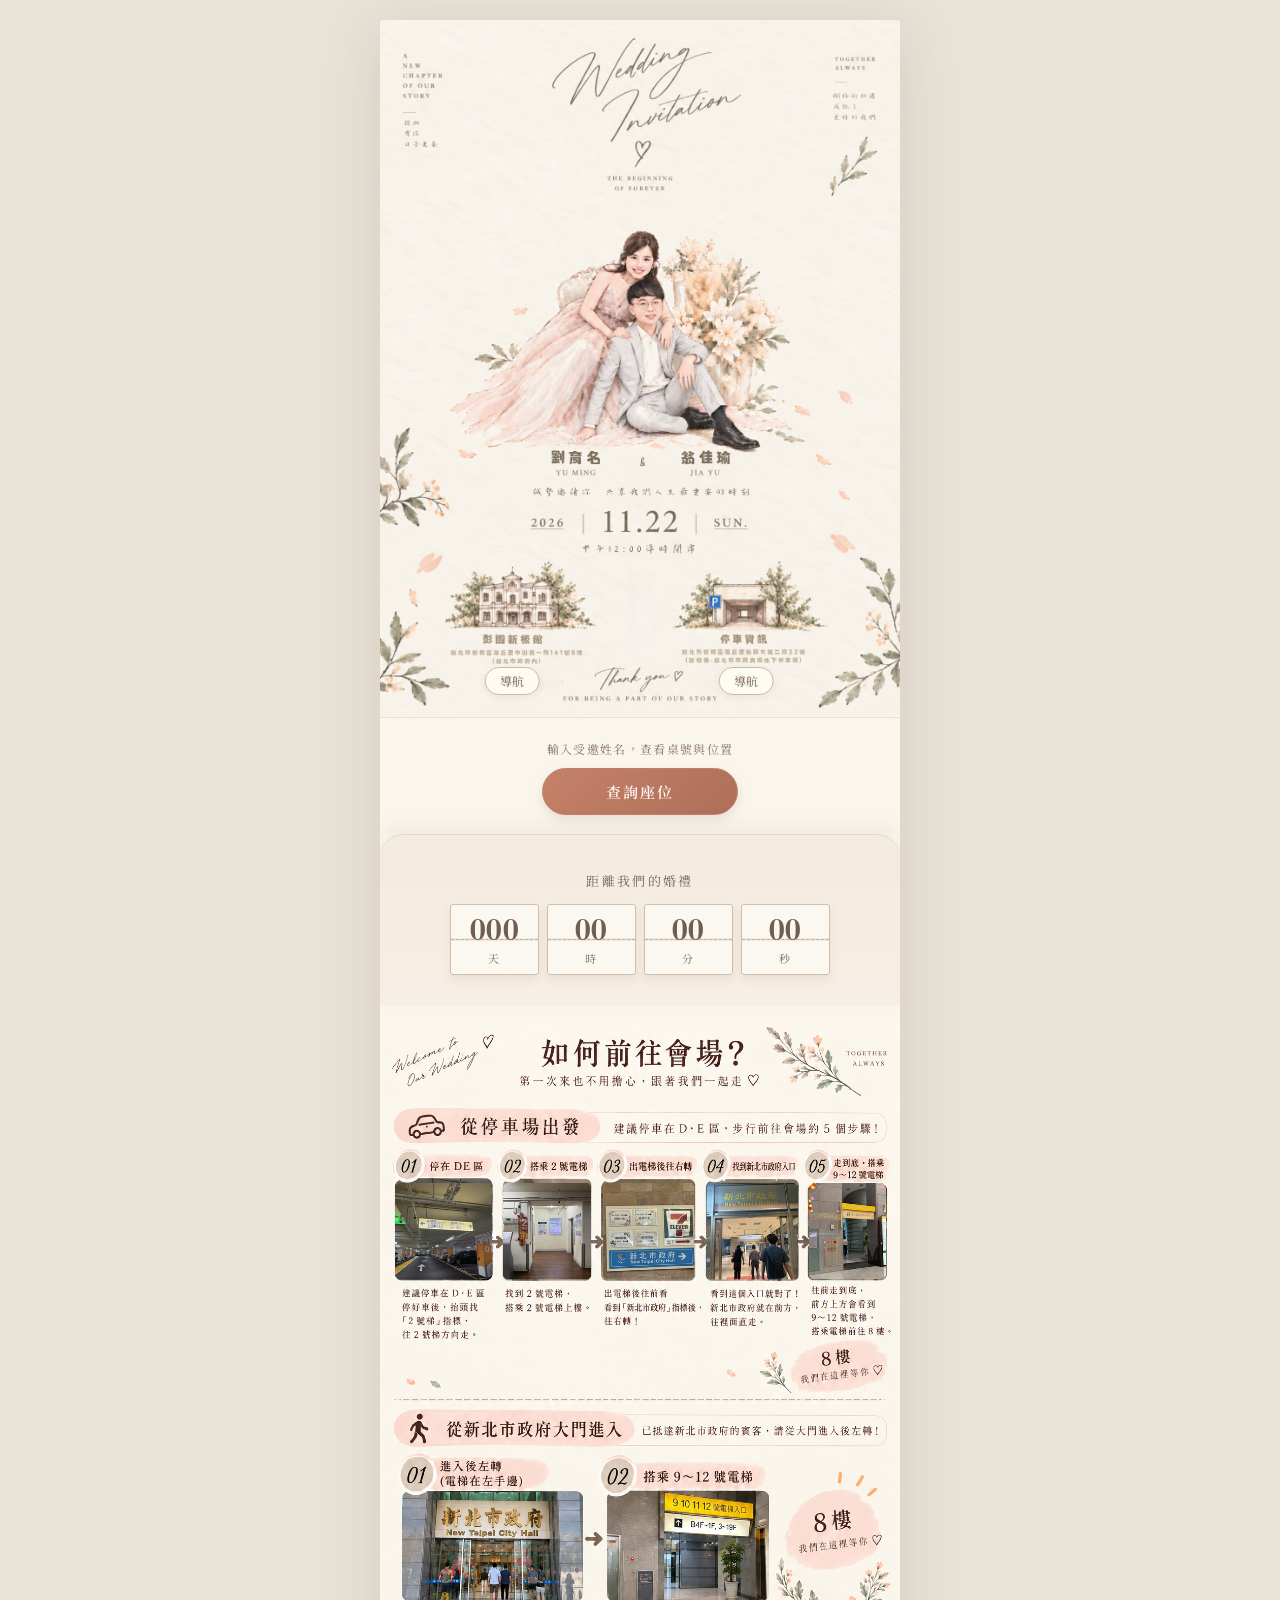
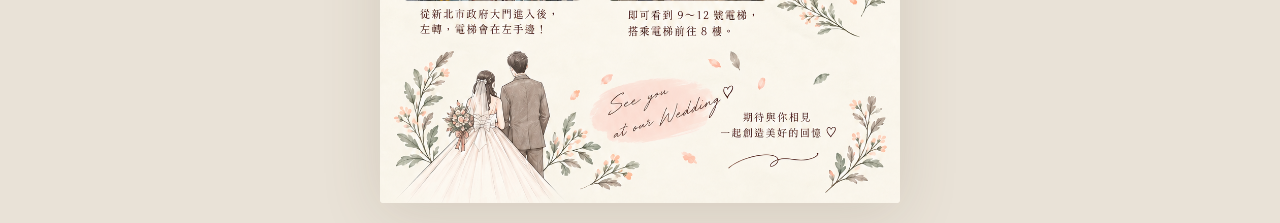
<file: index.html>
<!doctype html>
<html lang="zh-Hant">
  <head>
    <meta charset="UTF-8" />
    <meta name="viewport" content="width=device-width, initial-scale=1.0, viewport-fit=cover" />
    <meta name="theme-color" content="#f7f2e9" />
    <title>劉育名 & 翁佳瑜｜婚禮邀請</title>
    <meta name="description" content="劉育名與翁佳瑜的婚禮邀請函。" />
    <link rel="preconnect" href="https://fonts.googleapis.com" />
    <link rel="preconnect" href="https://fonts.gstatic.com" crossorigin />
    <link href="https://fonts.googleapis.com/css2?family=DM+Serif+Display:ital@0;1&family=Noto+Serif+TC:wght@400;500;600;700&family=Zen+Old+Mincho:wght@400;700&display=swap" rel="stylesheet" />
    <link rel="stylesheet" href="styles.css" />
    <style>
      .map-hotspot{top:76.5%;height:7.1%;border-radius:999px;align-items:center;justify-content:center;padding:0 8px}
      .map-hotspot span{opacity:1;display:flex;align-items:center;justify-content:center;box-sizing:border-box;width:clamp(72px,68%,128px);height:100%;white-space:nowrap;padding:0 clamp(5px,1.8vw,12px);border:1px solid #cbb9a5;border-radius:999px;background:rgba(255,252,245,.92);color:#887461;text-align:center;line-height:1;font:500 clamp(8px,2.8vw,13px) 'Noto Serif TC',serif;letter-spacing:.08em;box-shadow:0 2px 7px #8e735b1c;transition:background .2s,transform .2s}
      .map-hotspot:focus span,.map-hotspot:hover span{opacity:1;background:#fffaf1;transform:translateY(-2px);box-shadow:0 4px 12px #8e735b35}
      .map-hotspot{width:26%}
      .map-hotspot span{width:100%;height:100%;padding:0}
      .venue-hotspot{left:12%}
      .parking-hotspot{right:12%}
      .map-hotspot{top:75.2%;height:20% !important;width:35% !important;padding:0;background:transparent;align-items:flex-start;justify-content:center}
      .venue-hotspot{left:10%}
      .parking-hotspot{right:10%}
      .map-hotspot span{position:absolute;left:44%;bottom:-8%;transform:translateX(-50%);display:flex !important;align-items:center;justify-content:center;width:30% !important;min-width:0 !important;height:20%;overflow:hidden;white-space:nowrap;padding:0 !important;font-size:clamp(7px,2vw,12px) !important;letter-spacing:0 !important;opacity:0}
      .map-hotspot:hover span,.map-hotspot:focus span{opacity:1}
      @media (hover:none){.map-hotspot span{opacity:1}}
      .map-hotspot span{left:44%;bottom:-8%;opacity:1 !important;transform:translateX(-50%) !important}
      .map-hotspot:hover span,.map-hotspot:focus span{opacity:1 !important;transform:translateX(-50%) !important}
      .seat-lookup{padding:22px 20px 19px;background:#faf6ee;text-align:center;border-top:1px solid #eadfd2}
      .seat-lookup p{margin:0 0 11px;color:#897666;font-size:12px;letter-spacing:.11em}
      .seat-lookup a{display:inline-flex;align-items:center;justify-content:center;min-width:196px;padding:12px 22px;border:1px solid #bd8067;border-radius:999px;background:linear-gradient(135deg,#c48269,#af6e58);color:#fffaf4;text-decoration:none;font:600 15px 'Noto Serif TC',serif;letter-spacing:.14em;box-shadow:0 5px 12px #91604a26;transition:transform .2s,box-shadow .2s}
      .seat-lookup a:hover,.seat-lookup a:focus{transform:translateY(-2px);box-shadow:0 8px 16px #91604a3a}
      .calendar-countdown{margin-top:0;position:relative;z-index:4;border-radius:24px 24px 0 0;padding:36px 12px 30px;background:linear-gradient(180deg,#f4ebdf 0%,#f7efe5 100%);box-shadow:0 -8px 20px rgba(122,91,66,.08)}
      .calendar-countdown p{margin-bottom:14px;font-size:13px}
      .calendar-pages{max-width:330px;gap:4px}
      .calendar-unit{padding:6px 3px 6px;border-radius:3px}
      .calendar-unit b{font-size:clamp(20px,6.8vw,28px)}
      .calendar-unit span{margin-top:5px;font-size:10px}
      .how-to{background:#faf6ee;padding:18px 0 0;line-height:0}
      .how-to img{display:block;width:100%;height:auto}
      .calendar-pages{width:100%;max-width:380px;margin:0 auto;gap:clamp(4px,2vw,8px)}
      .calendar-unit{min-width:0;flex:1;padding:clamp(6px,2vw,10px) 4px 8px}
      .calendar-unit b{font-size:clamp(22px,8vw,31px)}
      .calendar-unit span{font-size:clamp(9px,2.8vw,11px)}
    </style>
  </head>
  <body>
    <main id="experience">
      <section class="envelope-screen" id="envelopeScreen" aria-label="婚禮邀請函開場">
        <div class="petal-field" aria-hidden="true"></div>
        <div class="envelope-wrap">
          <div class="envelope" id="envelope" role="button" tabindex="0" aria-label="點擊打開婚禮邀請函">
            <div class="env-back"></div><div class="letter"><span>WEDDING<br><em>INVITATION</em></span></div><div class="env-flap"></div>
            <div class="env-front"></div><button class="wax" aria-hidden="true">開啟<br>招待狀</button>
          </div>
          <p class="tap-hint">TAP TO OPEN</p>
        </div>
      </section>

      <section class="invitation is-hidden" id="invitation" aria-hidden="true">
        <div class="floating-petals" aria-hidden="true"><span></span><span></span><span></span><span></span><span></span><span></span><span></span><span></span><span></span><span></span></div>
        <div class="card-image-wrap">
          <img class="invitation-image" src="assets/wedding-invitation.png" alt="劉育名與翁佳瑜婚禮喜帖；可點選下方會場或停車資訊導航" />
          <a class="map-hotspot venue-hotspot" href="https://www.google.com/maps/dir/?api=1&destination=%E5%BD%AD%E5%9C%92%E6%96%B0%E6%9D%BF%E9%A4%A8" target="_blank" rel="noopener" aria-label="導航至彭園新板館"><span>導航</span></a>
          <a class="map-hotspot parking-hotspot" href="https://www.google.com/maps/dir/?api=1&destination=%E6%96%B0%E5%8C%97%E5%B8%82%E5%B8%82%E6%B0%91%E5%BB%A3%E5%A0%B4%E5%9C%B0%E4%B8%8B%E5%81%9C%E8%BB%8A%E5%A0%B4" target="_blank" rel="noopener" aria-label="導航至市民廣場地下停車場"><span>導航</span></a>
        </div>
        <section class="seat-lookup" aria-label="座位查詢">
          <p>輸入受邀姓名，查看桌號與位置</p>
          <a href="seating.html">查詢座位</a>
        </section>
        <section class="calendar-countdown" aria-label="距離婚禮倒數" aria-live="polite">
          <p>距離我們的婚禮</p>
          <div class="calendar-pages"><div class="calendar-unit"><b id="days">000</b><span>天</span></div><div class="calendar-unit"><b id="hours">00</b><span>時</span></div><div class="calendar-unit"><b id="minutes">00</b><span>分</span></div><div class="calendar-unit"><b id="seconds">00</b><span>秒</span></div></div>
        </section>
        <section class="how-to" aria-label="如何前往會場">
          <img src="assets/how-to-get-there.png" alt="如何前往會場：停車場與新北市政府入口步行指引" />
        </section>
      </section>
    </main>
    <script src="script.js"></script>
  </body>
</html>
</file>
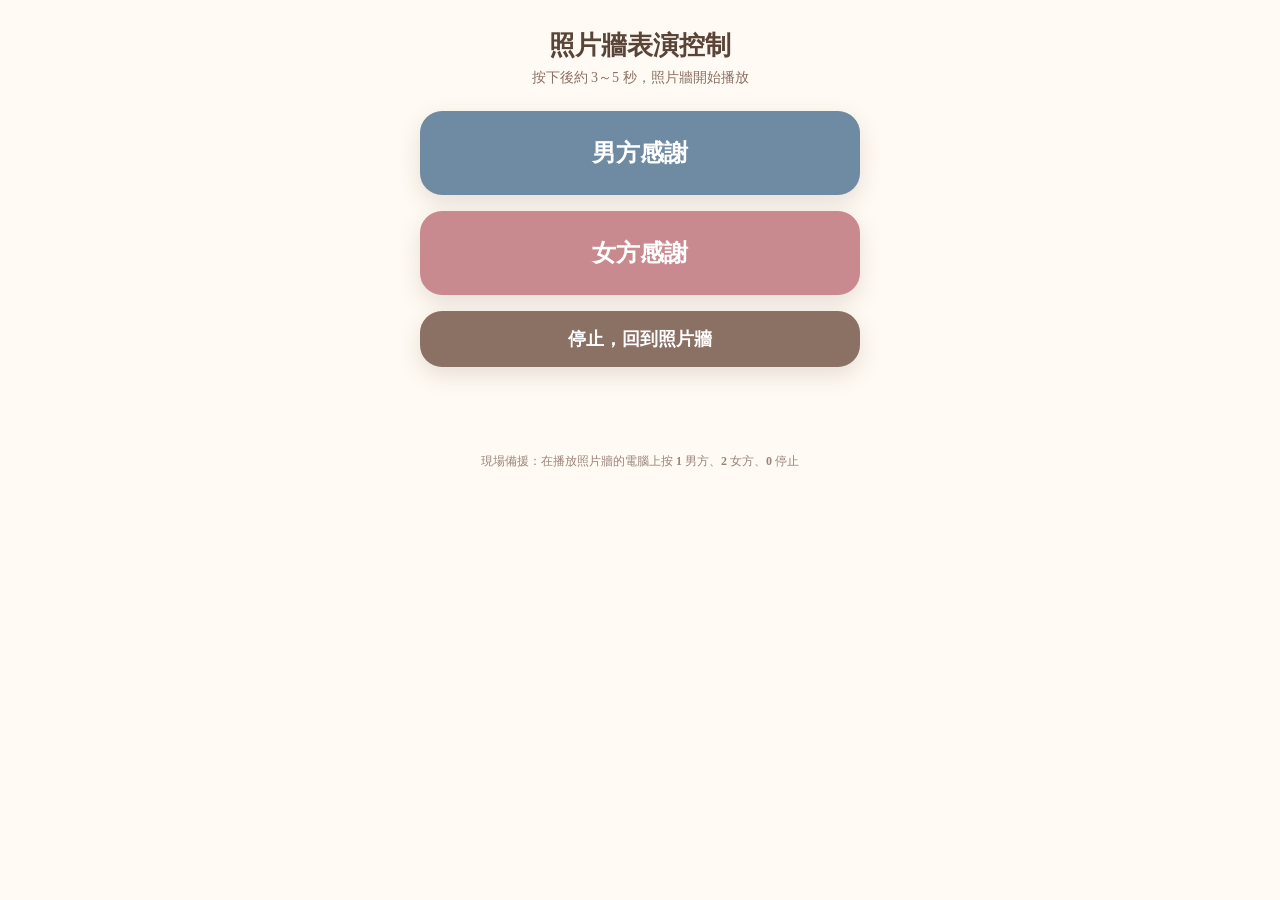
<file: control.html>
<!doctype html>
<html lang="zh-Hant">
<head>
<meta charset="utf-8">
<meta name="viewport" content="width=device-width,initial-scale=1">
<meta name="robots" content="noindex">
<title>照片牆表演控制</title>
<style>
*{box-sizing:border-box}
html,body{margin:0;min-height:100%;background:#fffaf3;color:#5a4438;font-family:"Noto Serif TC","PingFang TC",serif}
body{max-width:480px;margin:0 auto;padding:28px 20px 40px}
h1{margin:0 0 6px;text-align:center;font-size:26px;font-weight:600}
.sub{margin:0 0 24px;text-align:center;color:#8b7064;font-size:14px}
button{display:block;width:100%;margin:0 0 16px;padding:26px 18px;border:0;border-radius:22px;color:#fff;font-family:inherit;font-size:24px;font-weight:600;cursor:pointer;box-shadow:0 8px 22px rgba(90,68,56,.15)}
button:active{transform:scale(.98)}
button:disabled{opacity:.5}
.groom{background:#6f8aa3}
.bride{background:#c98a8f}
.stop{background:#8b7064;padding:16px;font-size:18px}
.status{min-height:48px;margin-top:6px;text-align:center;font-size:15px;line-height:1.6;white-space:pre-line}
.status.ok{color:#65805c}.status.err{color:#a04f4f}
.foot{margin-top:20px;text-align:center;font-size:12px;color:#9a8378;line-height:1.7}
.foot a{color:#9a8378}
</style>
</head>
<body>
<h1>照片牆表演控制</h1>
<p class="sub">按下後約 3～5 秒，照片牆開始播放</p>

<button class="groom" data-cue="groom">男方感謝</button>
<button class="bride" data-cue="bride">女方感謝</button>
<button class="stop" data-cue="stop">停止，回到照片牆</button>

<div id="s" class="status" role="status" aria-live="polite"></div>

<div class="foot">
現場備援：在播放照片牆的電腦上按 <b>1</b> 男方、<b>2</b> 女方、<b>0</b> 停止
</div>

<script>
const ENDPOINT="https://script.google.com/macros/s/AKfycbyJ5XKfxOjKgQ_8phL-8pIxrMmrYe6rwmBtrcVUbD6DCTOCd8is5x5CZI0vyxJX5y4/exec";
// 口令已內建（要跟 Code.gs 的 SHOW_KEY 一樣），這個網址只給工作人員。
const SHOW_KEY="love-ntgxbv88";
const LABEL={groom:"男方感謝",bride:"女方感謝",stop:"停止"};

const status=document.getElementById("s");
const buttons=Array.from(document.querySelectorAll("button[data-cue]"));

function setStatus(cls,text){
  status.className="status "+cls;
  status.textContent=text;
}

async function sendCue(cue){
  const key=SHOW_KEY;

  buttons.forEach(b=>b.disabled=true);
  setStatus("","送出中：「"+LABEL[cue]+"」…");

  const ctrl=new AbortController();
  const timer=setTimeout(()=>ctrl.abort(),30000);

  try{
    const res=await fetch(ENDPOINT,{
      method:"POST",
      headers:{"Content-Type":"text/plain;charset=utf-8"},
      body:JSON.stringify({type:"cue",cue,key}),
      redirect:"follow",
      signal:ctrl.signal
    });
    const data=await res.json();

    if(data&&data.ok){
      const t=new Date().toLocaleTimeString("zh-TW",{hour:"2-digit",minute:"2-digit",second:"2-digit"});
      setStatus("ok","✓ 已送出「"+LABEL[cue]+"」（"+t+"）\n照片牆幾秒後會切換。");
    }else if(data&&data.error==="bad key"){
      setStatus("err","口令不符：Apps Script 可能還沒部署新版本。");
    }else{
      console.error(data);
      setStatus("err","沒有成功，請再按一次。");
    }
  }catch(err){
    console.error(err);
    setStatus("err",err.name==="AbortError"
      ?"逾時了，網路可能比較慢，請再按一次。"
      :"連線失敗，請確認網路後再按一次。（也可以在電腦上按 1／2／0）");
  }finally{
    clearTimeout(timer);
    buttons.forEach(b=>b.disabled=false);
  }
}

buttons.forEach(b=>b.addEventListener("click",()=>sendCue(b.dataset.cue)));
</script>
</body>
</html>
</file>
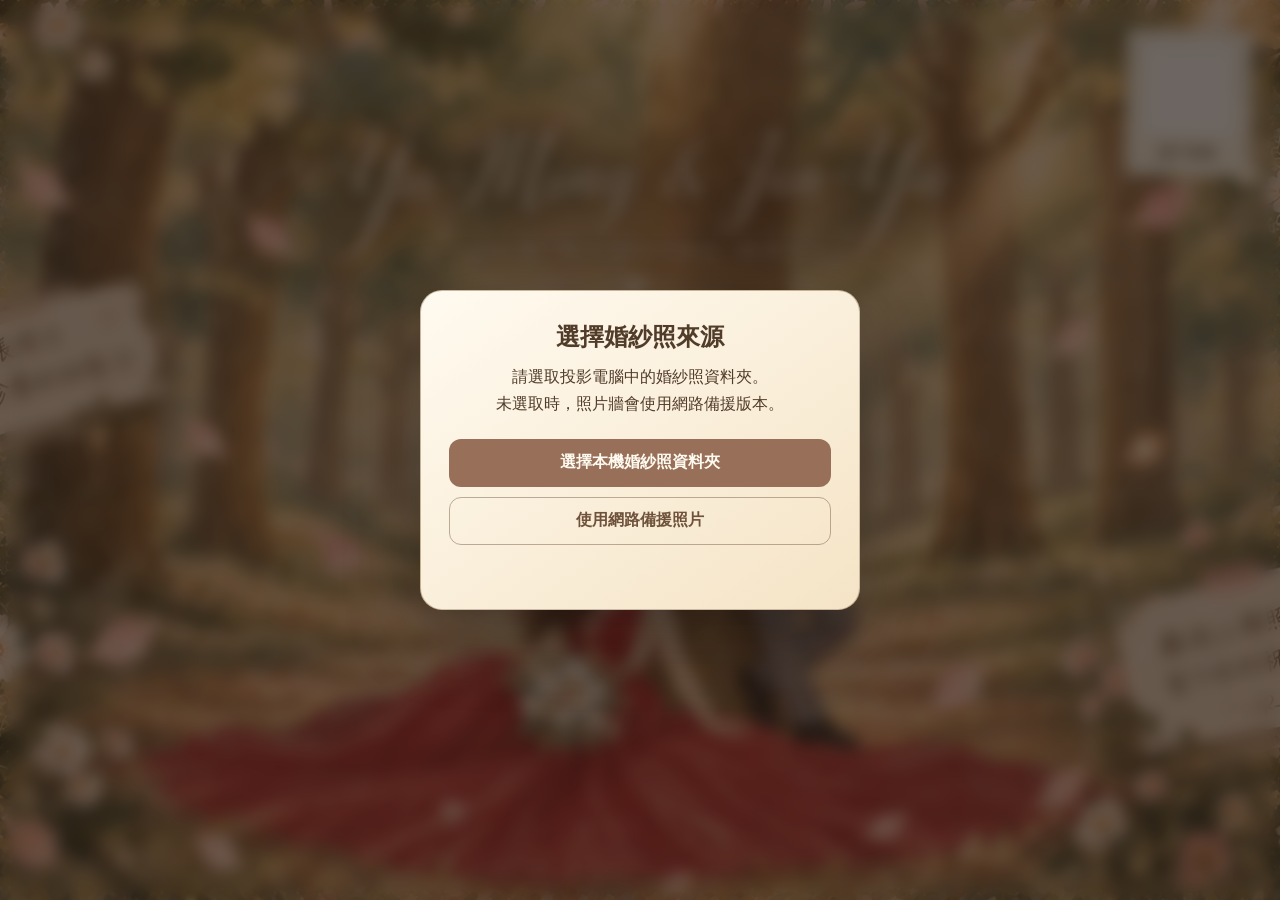
<file: photo-wall-v2.html>
<!doctype html>
<html lang="zh-Hant">
<head>
<meta charset="utf-8">
<meta name="viewport" content="width=device-width,initial-scale=1,viewport-fit=cover">
<title>婚禮現場照片牆｜劉育名 & 翁佳瑜</title>
<style>
:root{
  --cream:#fff3df;
  --cream2:#f8dfbf;
  --paper:#f8edd5;
  --paper2:#efe0bd;
  --ink:#5b4532;
  --olive:#7b8758;
  --rose:#d9978b;
  --gold:#b8945b;
  --shadow:0 14px 30px rgba(56,37,21,.24);
}
*{box-sizing:border-box}
html,body{
  margin:0;width:100%;height:100%;overflow:hidden;
  background:#17110d;color:#fff;
  font-family:"Noto Serif TC","PingFang TC","Microsoft JhengHei",serif;
}
.wall{
  position:relative;width:100vw;height:100vh;overflow:hidden;
  /* 網頁被單獨下載開啟時也能載入的網路備援背景。 */
  background:#211710 url("https://jiayuweng.github.io/invitation/assets/hero-forest.jpg") center/cover no-repeat;
}
.photo-source-status{
  position:absolute;left:18px;bottom:16px;z-index:60;
  max-width:min(62vw,430px);padding:8px 12px;
  color:#fffaf0;background:rgba(43,30,21,.72);
  border:1px solid rgba(255,245,223,.34);border-radius:999px;
  box-shadow:0 6px 18px rgba(0,0,0,.18);font-size:14px;
  backdrop-filter:blur(8px);
}
.photo-source-picker{
  position:absolute;inset:0;z-index:100;display:grid;place-items:center;
  padding:24px;background:rgba(25,16,11,.64);backdrop-filter:blur(8px);
}
.photo-source-picker[hidden]{display:none}
.photo-source-card{
  width:min(440px,92vw);padding:30px 28px;text-align:center;
  color:#513c29;background:linear-gradient(145deg,#fffaf0,#f5e4c6);
  border:1px solid rgba(117,83,45,.36);border-radius:22px;
  box-shadow:0 24px 70px rgba(0,0,0,.34);
}
.photo-source-card h1{margin:0 0 10px;font-size:24px}
.photo-source-card p{margin:0;line-height:1.7;font-size:16px}
.photo-source-actions{display:grid;gap:10px;margin-top:22px}
.photo-source-actions button{
  min-height:48px;padding:10px 16px;border:0;border-radius:12px;
  font:inherit;font-weight:700;cursor:pointer;
}
#chooseLocalPhotos{color:#fffaf0;background:#98705a}
#useNetworkPhotos{color:#6f523c;background:transparent;border:1px solid rgba(111,82,60,.45)!important}
.photo-source-message{min-height:1.6em;margin-top:12px!important;color:#76583e;font-size:14px!important}
.wall:before{
  content:"";position:absolute;inset:0;z-index:0;
  background:
    linear-gradient(90deg,rgba(11,7,4,.20),rgba(11,7,4,.035) 50%,rgba(11,7,4,.18)),
    linear-gradient(180deg,rgba(0,0,0,.08),rgba(0,0,0,.27));
}
.wall:after{
  content:"";position:absolute;inset:0;z-index:1;pointer-events:none;
  background:radial-gradient(circle at 50% 46%,transparent 100%,rgba(0,0,0,.18) 100%);
}

/* ---------- QR：日系手繪紙卡 ---------- */
.qr{
  position:absolute;
  z-index:30;
  right:2.2vw;
  top:3.2vh;
  width:118px;
  padding:13px 10px 12px;
  color:#5b4532;
  text-align:center;
  text-decoration:none;
  background:
    radial-gradient(circle at 15% 12%,rgba(255,255,255,.65),transparent 22%),
    linear-gradient(180deg,rgba(255,249,231,.98),rgba(242,221,184,.97));
  border:1px solid rgba(126,92,52,.48);
  border-radius:3px 7px 5px 4px;
  clip-path:polygon(1% 3%,97% 0,100% 18%,98% 38%,100% 58%,97% 80%,99% 98%,78% 96%,58% 99%,38% 97%,18% 100%,2% 96%,3% 76%,0 56%,3% 37%,1% 18%);
  box-shadow:0 12px 24px rgba(55,35,17,.22),inset 0 0 0 1px rgba(255,255,255,.5);
  transform:rotate(1.2deg);
}
.qr::before{
  content:"";
  position:absolute;
  inset:-7px -6px -8px -7px;
  z-index:-1;
  border:1.5px solid rgba(247,226,187,.95);
  border-radius:7px 5px 8px 5px;
  transform:rotate(-1.5deg);
  box-shadow:0 0 0 1px rgba(105,73,39,.15);
  pointer-events:none;
}
.qr::after{
  content:"✿";
  position:absolute;
  right:-13px;
  bottom:-12px;
  width:31px;height:31px;
  display:grid;place-items:center;
  color:#fff3d3;font-size:17px;
  border-radius:50%;
  background:
    radial-gradient(circle at 50% 50%,#df9c91 0 15%,transparent 17%),
    radial-gradient(circle at 50% 18%,#fff3d3 0 25%,transparent 27%),
    radial-gradient(circle at 82% 50%,#fff3d3 0 25%,transparent 27%),
    radial-gradient(circle at 50% 82%,#fff3d3 0 25%,transparent 27%),
    radial-gradient(circle at 18% 50%,#fff3d3 0 25%,transparent 27%);
  box-shadow:0 2px 5px rgba(54,31,14,.2);
  pointer-events:none;
}
.qr img{
  display:block;
  width:92px;height:92px;
  margin:auto;
  padding:4px;
  background:#fffdf7;
  border:1px solid rgba(126,88,48,.28);
  border-radius:2px;
}
.qr span{
  display:block;
  margin-top:7px;
  font-size:12px;
  font-weight:700;
  line-height:1.3;
  letter-spacing:.02em;
}
/* ---------- 中央訊息：手繪婚禮紙卡 ---------- */
/* 中央訊息固定區：其他照片／浮動祝福由 JS 自動避讓 */
.live-feed{
  position:absolute;
  z-index:14;
  left:50%;
  top:68%;
  transform:translateX(-50%);
  width:min(520px,38vw);
  max-height:24vh;
  display:flex;
  flex-direction:column;
  gap:6px;
  overflow:hidden;
  pointer-events:none;
  mask-image:linear-gradient(to bottom,transparent 0,black 10%,black 90%,transparent 100%);
}
.live-card{
  position:relative;
  display:flex;
  align-items:center;
  gap:10px;
  min-height:48px;
  padding:7px 14px 7px 9px;
  color:#fffaf2;
  background:rgba(55,40,31,.34);
  border:1px solid rgba(255,248,232,.24);
  border-radius:18px;
  box-shadow:0 5px 16px rgba(154,111,62,.10);
  backdrop-filter:blur(5px) saturate(110%);
  -webkit-backdrop-filter:blur(5px) saturate(110%);
  animation:cardIn .7s cubic-bezier(.2,.75,.25,1) both;
}
.live-card::before{
  content:"";
  position:absolute;
  left:-4px;
  top:17px;
  width:8px;
  height:8px;
  background:rgba(244,226,193,.90);
  border-left:1px solid rgba(255,248,232,.55);
  border-bottom:1px solid rgba(255,248,232,.55);
  transform:rotate(45deg);
  border-radius:2px 0 0 0;
  box-shadow:none;
}
.live-card::after{
  content:"♡";
  position:absolute;
  right:9px;
  bottom:5px;
  font-size:13px;
  color:rgba(255,235,220,.62);
  font-weight:400;
}
.live-card .live-thumb{
  width:36px;
  height:36px;
  flex:0 0 36px;
  object-fit:cover;
  border-radius:10px;
  border:1px solid rgba(255,248,232,.36);
  box-shadow:0 3px 10px rgba(20,10,5,.16);
}
.live-card .avatar{
  width:36px;
  height:36px;
  flex:0 0 36px;
  border-radius:50%;
  display:flex;
  align-items:center;
  justify-content:center;
  background:rgba(232,176,145,.72);
  border:1px solid rgba(255,248,236,.62);
  color:#fffaf4;
  font-size:16px;
  box-shadow:0 3px 10px rgba(30,15,8,.14);
}
.live-card .live-name{
  color:rgba(255,248,236,.92);
  font-size:13px;
  font-weight:600;
  letter-spacing:.2px;
}
.live-card .live-text{
  color:rgba(255,250,242,.96);
  font-size:15px;
  line-height:1.45;
  text-shadow:0 1px 3px rgba(0,0,0,.24);
}
.live-card .live-time{
  color:rgba(255,244,229,.62);
  font-size:10px;
  margin-left:auto;
  white-space:nowrap;
}
.live-card::before{
  content:"";
  position:absolute;
  left:-4px;
  bottom:13px;
  width:18px;height:18px;
  background:#f1debc;
  border-left:1px solid rgba(130,94,51,.42);
  border-bottom:1px solid rgba(130,94,51,.42);
  transform:rotate(45deg);
  z-index:-1;
}
.live-card::after{
  content:"♡";
  position:absolute;
  right:15px;
  bottom:8px;
  color:#d78982;
  font-size:20px;
  line-height:1;
  text-shadow:0 1px 0 rgba(255,255,255,.7);
}
.live-card .live-thumb{
  width:48px;height:48px;
  object-fit:cover;
  border-radius:4px;
  flex:none;
  border:2px solid rgba(255,252,238,.9);
  box-shadow:0 3px 8px rgba(66,42,21,.16);
}
.avatar{
  width:45px;height:45px;
  border-radius:50%;
  flex:none;
  display:grid;
  place-items:center;
  background:linear-gradient(135deg,#e9b7a8,#c98f7d);
  border:2px solid #fff6df;
  overflow:hidden;
  box-shadow:0 2px 5px rgba(70,40,20,.15);
}
.avatar img{width:100%;height:100%;object-fit:cover}
.avatar span{font-size:20px;font-weight:700;color:#fffdf2}
.live-copy{min-width:0;flex:1;text-align:left}
.live-name{
  color:#7a5b3b;
  font-size:clamp(12px,1vw,16px);
  font-weight:700;
  text-shadow:0 1px 0 rgba(255,255,255,.65);
}
.live-text{
  margin-top:2px;
  color:#5a4330;
  font-size:clamp(13px,1.1vw,18px);
  line-height:1.32;
  white-space:nowrap;
  overflow:hidden;
  text-overflow:ellipsis;
  font-weight:700;
  text-shadow:0 1px 0 rgba(255,255,255,.6);
}
.live-time{
  align-self:flex-start;
  padding-top:3px;
  white-space:nowrap;
  font-size:11px;
  color:#8a6b48;
  text-shadow:0 1px 0 rgba(255,255,255,.65);
}
.live-thumb{
  width:58px;height:58px;
  object-fit:cover;
  border-radius:4px;
  flex:none;
  border:2px solid #fff8e5;
  box-shadow:0 2px 6px rgba(57,34,16,.15);
}

/* ---------- floating layer ---------- */
.floating-layer{
  position:absolute;z-index:10;inset:0;pointer-events:none;
}
  .polaroid{
  position:absolute;
  width:150px;
  padding:10px 10px 14px;
  background:
    linear-gradient(180deg,rgba(255,251,235,.97),rgba(244,226,193,.95));
  border:1px solid rgba(126,88,47,.46);
  border-radius:4px 7px 5px 6px;
  clip-path:polygon(1% 2%,97% 0,100% 16%,98% 34%,100% 54%,98% 76%,100% 98%,80% 96%,60% 99%,40% 97%,19% 100%,2% 96%,3% 77%,0 57%,2% 37%,1% 18%);
  box-shadow:0 12px 24px rgba(46,27,13,.22),inset 0 0 0 1px rgba(255,255,255,.5);
  transform:rotate(var(--rot));
  animation:polaroidIn .8s ease both;
  isolation:isolate;
}
.polaroid::before{
  content:"";
  position:absolute;
  inset:-8px;
  z-index:2;
  pointer-events:none;
  border:1.5px solid rgba(248,224,179,.94);
  border-radius:7px 4px 8px 5px;
  box-shadow:0 0 0 1px rgba(105,73,39,.16);
  transform:rotate(-.8deg);
}
.polaroid::after{
  content:"✿";
  position:absolute;
  right:-15px;
  bottom:-14px;
  z-index:5;
  width:34px;height:34px;
  display:grid;place-items:center;
  color:#fff3d1;font-size:18px;
  border-radius:50%;
  background:
    radial-gradient(circle at 50% 50%,#e3a39a 0 15%,transparent 17%),
    radial-gradient(circle at 50% 17%,#fff4d4 0 25%,transparent 27%),
    radial-gradient(circle at 83% 50%,#fff4d4 0 25%,transparent 27%),
    radial-gradient(circle at 50% 83%,#fff4d4 0 25%,transparent 27%),
    radial-gradient(circle at 17% 50%,#fff4d4 0 25%,transparent 27%);
  box-shadow:0 2px 5px rgba(50,28,12,.2);
  transform:rotate(-8deg);
}
.polaroid img{
  position:relative;
  z-index:1;
  display:block;
  width:100%;
  aspect-ratio:1/1.08;
  object-fit:cover;
  background:#ead8b8;
  border:1px solid rgba(132,96,58,.25);
}
.polaroid .heart{
  position:absolute;
  left:-10px;
  top:-15px;
  z-index:5;
  color:#f7ddb0;
  font-size:22px;
  line-height:1;
  text-shadow:0 1px 0 #765538,0 2px 4px rgba(45,25,10,.25);
  transform:rotate(-12deg);
}
.polaroid.landscape{width:210px}
.polaroid.landscape img{aspect-ratio:3/2}
.polaroid.square{width:165px}

/* ---------- floating blessing bubbles ---------- */
  .float-msg{
  position:absolute;
  max-width:235px;
  min-width:130px;
  padding:11px 18px 12px;
  color:#60442c;
  background:
    radial-gradient(circle at 15% 20%,rgba(255,255,255,.7),transparent 25%),
    linear-gradient(180deg,rgba(255,248,226,.97),rgba(246,225,185,.95));
  border:1px solid rgba(126,87,46,.43);
  border-radius:5px 10px 6px 8px;
  box-shadow:0 9px 18px rgba(47,28,14,.18),inset 0 0 0 1px rgba(255,255,255,.42);
  clip-path:polygon(
    1% 8%,12% 3%,25% 5%,38% 2%,52% 5%,66% 2%,81% 5%,98% 8%,
    96% 23%,99% 40%,96% 57%,99% 75%,96% 94%,
    82% 92%,67% 97%,53% 94%,39% 98%,24% 94%,8% 97%,2% 90%,
    4% 72%,2% 55%,5% 38%,2% 20%
  );
  animation:bubbleIn .65s ease both;
  isolation:isolate;
}
.float-msg::before{
  content:"";
  position:absolute;
  inset:-4px;
  z-index:-1;
  border:1px solid rgba(255,235,196,.75);
  clip-path:polygon(1% 8%,14% 3%,28% 6%,42% 2%,57% 5%,72% 2%,98% 8%,96% 25%,99% 43%,96% 61%,98% 91%,82% 95%,65% 92%,50% 97%,35% 94%,19% 97%,3% 91%,5% 72%,2% 54%,5% 34%,2% 18%);
  transform:rotate(-.7deg);
}
.float-msg::after{
  content:"❧";
  position:absolute;
  right:8px;bottom:-8px;
  color:#7d8c52;font-size:22px;line-height:1;
  transform:rotate(-8deg);
  text-shadow:0 1px 2px rgba(50,30,14,.20);
}
.float-msg .who{
  color:#795a3c;font-size:11px;font-weight:700;opacity:.92;margin-bottom:2px;
}
.float-msg .words{
  color:#60432c;font-size:clamp(13px,1vw,17px);
  line-height:1.36;font-weight:700;word-break:break-word;
}
.float-msg.leaving{animation:bubbleOutUp .95s ease forwards;pointer-events:none;}

/* ---------- decorative emojis / petals ---------- */
.emoji{
  position:absolute;z-index:13;
  font-size:clamp(25px,3vw,50px);
  filter:drop-shadow(0 5px 7px rgba(0,0,0,.25));
  animation:emojiFloat 5s ease both;
}
.petal{
  position:absolute;width:22px;height:11px;
  border-radius:100% 0 100% 0;
  background:rgba(255,207,194,.75);
  transform:rotate(var(--rot));
  animation:petalFall var(--dur) linear infinite;
}

/* ---------- animations ---------- */
@keyframes cardIn{
  from{opacity:0;transform:translateY(28px) scale(.97)}
  to{opacity:1;transform:none}
}
@keyframes cardOutUp{
  from{opacity:1;transform:translateY(0) scale(1)}
  to{opacity:0;transform:translateY(-55px) scale(.98)}
}
@keyframes polaroidIn{
  from{
    opacity:0;
    transform:translate3d(0,25px,0) scale(.82) rotate(var(--rot))
  }
  to{
    opacity:1;
    transform:translate3d(0,0,0) scale(var(--scale,1)) rotate(var(--rot))
  }
}
@keyframes polaroidOutUp{
  0%{
    opacity:1;
    transform:translate3d(0,0,0) scale(var(--scale,1)) rotate(var(--rot))
  }
  100%{
    opacity:0;
    transform:translate3d(var(--float-x,0px),-28vh,0) scale(.90) rotate(var(--rot))
  }
}
@keyframes guestPhotoIn{
  from{opacity:0;transform:translate3d(0,35px,0) scale(.82) rotate(var(--rot))}
  to{opacity:1;transform:translate3d(0,0,0) scale(var(--scale,1)) rotate(var(--rot))}
}
@keyframes bubbleIn{
  from{opacity:0;transform:translateY(35px) scale(.88)}
  to{opacity:1;transform:translateY(0) scale(1)}
}
@keyframes bubbleOutUp{
  0%{opacity:1;transform:translate3d(0,0,0) scale(1)}
  100%{opacity:0;transform:translate3d(var(--float-x,0px),-30vh,0) scale(.94)}
}
@keyframes emojiFloat{
  0%{opacity:0;transform:translate3d(0,18px,0) scale(.75)}
  15%{opacity:1}
  100%{opacity:0;transform:translate3d(var(--float-x,0px),-30vh,0) scale(1.08)}
}
@keyframes petalFall{
  0%{transform:translate3d(0,-8vh,0) rotate(var(--rot));opacity:0}
  12%{opacity:.8}
  100%{transform:translate3d(var(--dx),110vh,0) rotate(calc(var(--rot) + 240deg));opacity:0}
}
@keyframes remind{
  from{opacity:0;transform:translate(-50%,15px)}
  20%,78%{opacity:1;transform:translate(-50%,0)}
  to{opacity:0;transform:translate(-50%,-10px)}
}

@media(max-width:900px){
  .live-feed{top:53%;width:88vw;max-height:38vh}
  .live-card{min-height:60px;padding:7px 12px 7px 9px;border-radius:24px}
  .avatar{width:39px;height:39px}
  .live-thumb{width:49px;height:49px}
  .live-text{font-size:14px}
  .live-time{display:none}
  .polaroid{width:100px;padding:7px 7px 20px}
  .polaroid.landscape{width:135px}
  .polaroid.square{width:112px}
  .float-msg{max-width:150px;padding:8px 11px}
  .float-msg .words{font-size:12px}
  .bottom-copy,  .qr{width:77px;right:9px;top:9px;padding:6px 5px 7px}
  .qr img{width:64px;height:64px;padding:3px}
  .qr span{font-size:9px}
}
@media(max-width:520px){
  .live-feed{top:42%;max-height:48vh}
  .live-card{min-height:57px;border-radius:22px}
  .live-name{font-size:11px}
  .live-text{font-size:13px}
  .live-thumb{width:43px;height:43px}
  .polaroid:nth-child(n+3){display:none}
  }

/* ---------- live stability ---------- */
.live-card.queued{
  opacity:0;
  transform:translateY(20px) scale(.97);
}
.connection-dot{
  position:absolute;z-index:40;left:14px;top:14px;
  width:8px;height:8px;border-radius:50%;
  background:rgba(255,255,255,.25);
  box-shadow:0 0 0 3px rgba(255,255,255,.08);
  opacity:.45;transition:opacity .3s,background .3s;
}
.connection-dot.online{background:#cde8c8;opacity:.55}
.connection-dot.offline{background:#e7b2a8;opacity:.8}


/* =========================================================
   日系手繪線條版 UI
   只調整視覺 CSS，不改任何 HTML 結構與 JavaScript。
   ========================================================= */

/* QR：從「厚紙卡」改成淡米色手繪線框 */
.qr{
  background:rgba(250,241,216,.78);
  border:1px solid rgba(91,69,50,.42);
  border-radius:3px 6px 4px 5px;
  box-shadow:0 8px 18px rgba(55,35,17,.16), inset 0 0 0 1px rgba(255,255,255,.38);
}
.qr::before{
  inset:-6px -5px -7px -6px;
  border:1px solid rgba(247,226,187,.9);
  border-right-color:rgba(91,69,50,.28);
  border-bottom-color:rgba(91,69,50,.28);
  box-shadow:none;
  transform:rotate(-1.3deg);
}
.qr::after{
  width:27px;height:27px;
  right:-12px;bottom:-11px;
  font-size:15px;
  opacity:.92;
}
.qr img{
  background:rgba(255,253,247,.88);
  border:1px solid rgba(91,69,50,.24);
}

/* 中央訊息：半透明米色紙 + 雙層手繪線 */
.live-card{
  color:#59432f;
  background:
    linear-gradient(180deg,rgba(255,248,226,.84),rgba(244,226,192,.68));
  border:1px solid rgba(91,69,50,.22);
  border-radius:4px 8px 5px 7px;
  clip-path:none;
  box-shadow:0 7px 17px rgba(55,35,17,.13), inset 0 0 0 1px rgba(255,255,255,.32);
  overflow:visible;
}
.live-card::before{
  left:-5px;bottom:13px;
  width:17px;height:17px;
  background:rgba(244,226,192,.82);
  border-left:1px solid rgba(91,69,50,.24);
  border-bottom:1px solid rgba(91,69,50,.24);
}
.live-card::after{
  right:14px;bottom:7px;
  color:#cf8b82;
  font-size:19px;
}
/* 第二條手繪線，故意略微偏移 */
.live-card > .live-thumb,

.live-card > .avatar{
  position:relative;
}
.live-card > .live-thumb::after{content:none}

.live-card .live-thumb{
  border:1px solid rgba(255,249,229,.95);
  box-shadow:0 2px 5px rgba(66,42,21,.12);
}
.avatar{
  background:rgba(217,151,139,.82);
  color:#fff8eb;
  border:1px solid rgba(255,247,226,.9);
  box-shadow:0 2px 5px rgba(66,42,21,.12);
}
.live-name{color:#66503b;text-shadow:0 1px 0 rgba(255,255,255,.55)}
.live-text{color:#4f3c2c;text-shadow:0 1px 0 rgba(255,255,255,.45)}
.live-time{color:#806b55}

/* 照片框：拿掉厚重紙卡，改成「手繪雙線相框」 */
.polaroid{
  background:rgba(255,249,231,.38);
  border:1px solid rgba(92,70,49,.42);
  border-radius:2px 5px 3px 4px;
  clip-path:none;
  box-shadow:0 8px 18px rgba(46,27,13,.15);
}
.polaroid::before{
  inset:-6px;
  border:1px solid rgba(248,224,179,.82);
  border-right-color:rgba(92,70,49,.38);
  border-bottom-color:rgba(92,70,49,.30);
  border-radius:5px 3px 6px 4px;
  box-shadow:none;
  transform:rotate(-.75deg);
}
.polaroid::after{
  right:-12px;bottom:-12px;
  width:29px;height:29px;
  font-size:15px;
  opacity:.9;
  box-shadow:0 1px 4px rgba(50,28,12,.14);
}
.polaroid img{
  background:rgba(234,216,184,.32);
  border:1px solid rgba(92,70,49,.20);
}
.polaroid .heart{
  color:#f4dfb7;
  text-shadow:0 1px 0 #765538,0 1px 3px rgba(45,25,10,.18);
}

/* 旁邊祝福訊息也統一成同一套手繪線框 */
.float-msg{
  color:#5c4632;
  background:rgba(250,239,210,.76);
  border:1px solid rgba(91,69,50,.34);
  border-radius:4px 8px 5px 7px;
  box-shadow:0 7px 15px rgba(47,28,14,.13),inset 0 0 0 1px rgba(255,255,255,.28);
  clip-path:none;
}
.float-msg::before{
  border-color:rgba(91,69,50,.30);
  transform:rotate(-.8deg);
}
.float-msg::after{
  border-color:rgba(247,226,187,.82);
  transform:rotate(.7deg);
}

/* 小手繪裝飾線：利用 outline 讓各框看起來像手工描過一次 */
.qr,
.live-card,
.polaroid,
.float-msg{
  outline:1px solid rgba(255,247,224,.30);
  outline-offset:2px;
}

@media(max-width:900px){
  .live-card{
    background:rgba(250,239,210,.78);
    box-shadow:0 6px 14px rgba(55,35,17,.12),inset 0 0 0 1px rgba(255,255,255,.28);
  }
  .polaroid{box-shadow:0 6px 14px rgba(46,27,13,.13)}
}


/* ===== V2：日系手繪線稿 UI ===== */
.live-feed{width:min(700px,48vw);gap:8px;top:66%;max-height:31vh;}
.live-card{
  min-height:68px;padding:9px 48px 9px 14px;gap:12px;
  background:linear-gradient(180deg,rgba(255,248,228,.91),rgba(248,232,202,.86));
  border:0;border-radius:18px;
  clip-path:none;
  box-shadow:0 7px 16px rgba(68,45,26,.12), inset 0 0 0 1px rgba(255,255,255,.45);
  isolation:isolate;
}
.live-card::before{
  content:"";position:absolute;inset:3px;z-index:-1;
  border:1.25px solid rgba(91,69,50,.66);
  border-radius:16px 20px 15px 18px;
  transform:rotate(-.22deg);
  box-shadow:0 0 0 1px rgba(255,255,255,.38);
}
.live-card::after{
  content:"❧  ♡";right:13px;bottom:8px;
  color:#8b8060;font-size:17px;letter-spacing:2px;
  text-shadow:none;
}
.live-card .live-thumb{border:1px solid rgba(91,69,50,.45);box-shadow:none;border-radius:7px;background:#f7ead0;}
.avatar{width:44px;height:44px;background:#dfb49f;border:1.5px solid #fff8e8;box-shadow:0 1px 4px rgba(68,45,26,.10)}
.live-name{color:#6b5139;text-shadow:none;font-weight:700}
.live-text{color:#5a4330;text-shadow:none;font-weight:600}
.live-time{color:#80684d;text-shadow:none}

/* 線稿花草角飾 */
.live-card .live-copy::before{
  content:"✿";position:absolute;left:-8px;top:7px;color:#8b9a69;font-size:11px;opacity:.75;transform:rotate(-18deg)
}

.polaroid{
  background:rgba(250,241,218,.82);
  border:0;border-radius:7px;
  clip-path:none;
  box-shadow:0 8px 18px rgba(55,37,22,.14), inset 0 0 0 1px rgba(255,255,255,.45);
}
.polaroid::before{
  inset:2px;z-index:2;
  border:1.25px solid rgba(91,69,50,.68);
  border-radius:6px 9px 7px 8px;
  box-shadow:none;
  transform:rotate(-.5deg);
}
.polaroid::after{
  content:"✿";right:-12px;bottom:-12px;width:28px;height:28px;font-size:14px;
  background:radial-gradient(circle at 50% 50%,#d99b91 0 13%,transparent 15%),
             radial-gradient(circle at 50% 18%,#fff4d6 0 23%,transparent 25%),
             radial-gradient(circle at 82% 50%,#fff4d6 0 23%,transparent 25%),
             radial-gradient(circle at 50% 82%,#fff4d6 0 23%,transparent 25%),
             radial-gradient(circle at 18% 50%,#fff4d6 0 23%,transparent 25%);
  box-shadow:none;transform:rotate(-7deg);
}
.polaroid img{border:1px solid rgba(91,69,50,.22);background:#eee0c4;}
.polaroid .heart{color:#e7d7b0;text-shadow:0 1px 0 #72573d;font-size:19px}

.float-msg{
  background:rgba(250,239,211,.80);
  border:0;border-radius:13px;
  clip-path:none;
  box-shadow:0 7px 15px rgba(58,39,22,.12);
  padding:10px 17px 11px;
  isolation:isolate;
}
.float-msg::before{
  inset:2px;z-index:-1;
  border:1.2px solid rgba(91,69,50,.62);
  border-radius:12px 16px 13px 15px;
  clip-path:none;transform:rotate(.35deg);
}
.float-msg::after{content:"❧";right:9px;bottom:-7px;color:#81905f;font-size:20px;text-shadow:none}
.float-msg .who{color:#745a40}.float-msg .words{color:#60452f;text-shadow:none;font-weight:600}

.qr{
  background:rgba(251,242,220,.90);
  border:0;border-radius:10px;
  clip-path:none;
  box-shadow:0 8px 18px rgba(57,38,20,.13);
}
.qr::before{inset:2px;border:1.25px solid rgba(91,69,50,.68);border-radius:8px 11px 9px 10px;transform:rotate(-.7deg);box-shadow:none}
.qr::after{content:"✿";right:-11px;bottom:-11px;width:27px;height:27px;font-size:14px;box-shadow:none}
.qr img{border:1px solid rgba(91,69,50,.28);background:#fffdf7}
.qr span{color:#654b34}

@media(max-width:900px){
 .live-feed{width:88vw;top:53%;gap:7px}
 .live-card{min-height:58px;padding:7px 38px 7px 10px;border-radius:15px}
 .live-card::before{border-radius:13px 17px 13px 15px}
}


/* ===== Japanese hand-drawn line UI V3 ===== */
:root{
  --lineInk:rgba(91,64,40,.78);
  --lineSoft:rgba(122,91,61,.48);
  --paper:rgba(255,247,226,.78);
  --paper2:rgba(250,235,204,.64);
  --pink:#d9948a;
}

/* PHOTO FRAME: light paper + imperfect ink outline */
.polaroid{
  padding:9px 9px 13px;
  background:linear-gradient(145deg,rgba(255,251,237,.84),rgba(245,226,193,.68));
  border:1px solid rgba(100,70,45,.28);
  box-shadow:0 8px 20px rgba(43,28,16,.16), inset 0 0 0 1px rgba(255,255,255,.45);
}
.polaroid::before{
  inset:-5px;
  border:1px solid var(--lineInk);
  border-radius:7px 4px 9px 5px;
  box-shadow:2px 1px 0 rgba(111,77,48,.25),-1px 2px 0 rgba(111,77,48,.14);
  transform:rotate(-.7deg);
}
.polaroid::after{
  right:-12px; bottom:-12px;
  width:29px;height:29px;
  font-size:15px;
  background:radial-gradient(circle at 50% 50%,#d99b91 0 13%,transparent 15%),radial-gradient(circle at 50% 16%,#fff4d7 0 24%,transparent 26%),radial-gradient(circle at 84% 50%,#fff4d7 0 24%,transparent 26%),radial-gradient(circle at 50% 84%,#fff4d7 0 24%,transparent 26%),radial-gradient(circle at 16% 50%,#fff4d7 0 24%,transparent 26%);
  color:transparent;
}

/* QR: same thin ink language as photos */
.qr{
  width:116px;
  padding:12px 10px 11px;
  background:linear-gradient(180deg,rgba(255,249,231,.86),rgba(242,221,184,.78));
  border:1px solid rgba(102,73,46,.25);
  box-shadow:0 8px 18px rgba(55,35,17,.14),inset 0 0 0 1px rgba(255,255,255,.42);
}
.qr::before{
  inset:-5px -5px -6px -6px;
  border:1px solid var(--lineInk);
  box-shadow:2px 1px 0 rgba(111,77,48,.2),-1px 2px 0 rgba(111,77,48,.12);
  transform:rotate(-1deg);
}
.qr::after{
  right:-10px;bottom:-10px;width:27px;height:27px;font-size:14px;
}
.qr img{background:#fffdf5;border:1px solid rgba(92,66,43,.18);}

/* CENTRAL MESSAGE: translucent hand-painted stationery */
.live-feed{
  width:min(640px,46vw);
  gap:7px;
  max-height:30vh;
}
.live-card{
  min-height:62px;
  padding:8px 17px 8px 12px;
  gap:11px;
  color:#5a402b;
  background:
    radial-gradient(circle at 8% 25%,rgba(255,255,255,.38),transparent 24%),
    linear-gradient(180deg,rgba(255,249,232,.82),rgba(245,226,193,.72));
  border:1px solid rgba(100,70,45,.22);
  border-radius:6px 9px 5px 8px;
  box-shadow:0 7px 18px rgba(53,34,19,.13),inset 0 0 0 1px rgba(255,255,255,.34);
  backdrop-filter:blur(2px);
  -webkit-backdrop-filter:blur(2px);
}
/* two imperfect ink strokes */
.live-card::before{
  left:4px;right:4px;bottom:auto;top:4px;
  width:auto;height:auto;
  background:none;
  border:1px solid rgba(94,66,43,.72);
  border-radius:7px 5px 8px 6px;
  transform:rotate(-.18deg);
  box-shadow:2px 2px 0 rgba(117,84,53,.18),-1px -1px 0 rgba(117,84,53,.11);
  z-index:0;
  pointer-events:none;
}
.live-card::after{
  right:12px;bottom:8px;
  color:#d98983;
  font-size:19px;
  text-shadow:none;
}
.live-card .live-thumb{
  width:44px;height:44px;
  border-radius:50%;
  border:1px solid rgba(100,70,45,.32);
  box-shadow:0 1px 0 rgba(255,255,255,.55), inset 0 0 0 2px rgba(255,249,232,.45);
}
.live-card .live-name{color:#60452f;text-shadow:0 1px 0 rgba(255,255,255,.45);}
.live-card .live-text{color:#5a402b;text-shadow:0 1px 0 rgba(255,255,255,.5);}
.live-card .live-time{color:#80644a;}

/* little botanical corners, drawn with CSS text instead of image assets */
.live-card .live-name::before{
  content:'❧';
  color:rgba(101,127,74,.72);
  font-size:13px;
  margin-right:5px;
}

/* side blessing / paper notes */
.bubble{
  background:linear-gradient(180deg,rgba(255,248,225,.82),rgba(244,222,184,.70)) !important;
  color:#5d432e !important;
  border:1px solid rgba(94,66,43,.42) !important;
  box-shadow:0 7px 18px rgba(47,29,16,.13),inset 0 0 0 1px rgba(255,255,255,.35) !important;
  clip-path:polygon(1% 7%,8% 4%,18% 6%,29% 3%,41% 6%,53% 3%,65% 5%,77% 3%,89% 6%,99% 4%,97% 22%,100% 42%,97% 62%,99% 82%,95% 96%,81% 93%,68% 97%,55% 94%,42% 98%,29% 94%,16% 97%,3% 93%,5% 76%,2% 58%,5% 38%,2% 20%);
}

/* subtle sketchy heart accents */
.wall::after{display:none!important;content:none!important;}

@media(max-width:900px){
  .live-feed{width:min(88vw,640px);}
  .live-card{min-height:56px;padding:7px 12px 7px 9px;}
  .live-card .live-thumb{width:38px;height:38px;}
}

/* =========================================================
   FINAL — 中央訊息框恢復成「半透明暖棕金 Chat」樣式
   只改中央訊息，不動婚紗照 / QR / 浮動祝福
   ========================================================= */

.live-feed{
  width:min(640px,42vw) !important;
  max-height:31vh !important;
  gap:10px !important;
  top:66% !important;
  left:50% !important;
  transform:translateX(-50%) !important;
  mask-image:linear-gradient(
    to bottom,
    transparent 0,
    black 7%,
    black 93%,
    transparent 100%
  ) !important;
}

.live-card{
  position:relative !important;
  min-height:76px !important;
  padding:9px 52px 9px 12px !important;
  gap:13px !important;
  display:flex !important;
  align-items:center !important;
  color:#fff8ec !important;

  background:
    linear-gradient(
      180deg,
      rgba(106,73,50,.72),
      rgba(72,45,31,.66)
    ) !important;

  border:1.5px solid rgba(255,239,208,.72) !important;
  border-radius:42px !important;
  box-shadow:
    0 7px 20px rgba(39,22,12,.22),
    inset 0 1px 0 rgba(255,255,255,.22),
    inset 0 -1px 0 rgba(39,22,12,.20) !important;

  backdrop-filter:blur(7px) saturate(110%) !important;
  -webkit-backdrop-filter:blur(7px) saturate(110%) !important;
  clip-path:none !important;
  overflow:visible !important;
  isolation:isolate !important;
}

/* 外圍第二道手繪線 */
.live-card::before{
  content:"" !important;
  position:absolute !important;
  inset:-3px -4px -3px -4px !important;
  z-index:-1 !important;
  width:auto !important;
  height:auto !important;
  left:auto !important;
  right:auto !important;
  top:auto !important;
  bottom:auto !important;

  background:transparent !important;
  border:1px solid rgba(255,231,191,.56) !important;
  border-radius:44px 41px 43px 45px !important;
  transform:rotate(-.25deg) !important;
  box-shadow:0 0 0 1px rgba(103,67,43,.20) !important;
  pointer-events:none !important;
}

/* 右下愛心 */
.live-card::after{
  content:"♡" !important;
  position:absolute !important;
  right:17px !important;
  bottom:8px !important;
  left:auto !important;
  top:auto !important;
  width:auto !important;
  height:auto !important;

  color:rgba(255,239,220,.92) !important;
  font-size:24px !important;
  line-height:1 !important;
  letter-spacing:0 !important;
  text-shadow:0 1px 2px rgba(44,23,13,.28) !important;
  pointer-events:none !important;
}

.live-card .avatar{
  width:48px !important;
  height:48px !important;
  flex:0 0 48px !important;
  border-radius:50% !important;
  display:flex !important;
  align-items:center !important;
  justify-content:center !important;
  background:linear-gradient(
    135deg,
    rgba(232,176,145,.92),
    rgba(201,143,125,.88)
  ) !important;
  border:1px solid rgba(255,248,236,.75) !important;
  color:#fffaf4 !important;
  font-size:17px !important;
  box-shadow:0 3px 10px rgba(30,15,8,.18) !important;
  overflow:hidden !important;
}

.live-card .live-thumb{
  width:48px !important;
  height:48px !important;
  flex:0 0 48px !important;
  object-fit:cover !important;
  border-radius:10px !important;
  border:1px solid rgba(255,248,236,.65) !important;
  box-shadow:0 3px 10px rgba(30,15,8,.18) !important;
}

.live-card .live-copy{
  min-width:0 !important;
  flex:1 !important;
  text-align:left !important;
}

.live-card .live-name{
  color:rgba(255,248,236,.94) !important;
  font-size:13px !important;
  font-weight:700 !important;
  letter-spacing:.2px !important;
  text-shadow:0 1px 3px rgba(44,23,13,.22) !important;
}

.live-card .live-name::before{
  content:none !important;
}

.live-card .live-text{
  margin-top:2px !important;
  color:rgba(255,250,242,.98) !important;
  font-size:15px !important;
  line-height:1.45 !important;
  white-space:nowrap !important;
  overflow:hidden !important;
  text-overflow:ellipsis !important;
  font-weight:600 !important;
  text-shadow:0 1px 3px rgba(0,0,0,.28) !important;
}

.live-card .live-time{
  align-self:flex-start !important;
  padding-top:3px !important;
  margin-left:auto !important;
  color:rgba(255,244,229,.72) !important;
  font-size:10px !important;
  white-space:nowrap !important;
  text-shadow:0 1px 2px rgba(44,23,13,.20) !important;
}

@media(max-width:900px){
  .live-feed{
    width:min(680px,72vw) !important;
    max-height:34vh !important;
    top:53% !important;
  }

  .live-card{
    min-height:76px !important;
    padding:11px 46px 11px 12px !important;
    border-radius:38px !important;
  }

  .live-card .avatar,
  .live-card .live-thumb{
    width:44px !important;
    height:44px !important;
    flex-basis:44px !important;
  }

  .live-card .live-text{
    font-size:14px !important;
  }
}

@media(max-width:560px){
  .live-feed{
    width:88vw !important;
    max-height:35vh !important;
    gap:7px !important;
  }

  .live-card{
    min-height:68px !important;
    padding:9px 39px 9px 10px !important;
    gap:9px !important;
    border-radius:34px !important;
  }

  .live-card::before{
    inset:-3px -2px -2px -3px !important;
    border-radius:36px !important;
  }

  .live-card .avatar,
  .live-card .live-thumb{
    width:38px !important;
    height:38px !important;
    flex-basis:38px !important;
  }

  .live-card .live-name{
    font-size:11px !important;
  }

  .live-card .live-text{
    font-size:12px !important;
    line-height:1.35 !important;
  }

  .live-card .live-time{
    font-size:10px !important;
  }

  .live-card::after{
    right:9px !important;
    bottom:7px !important;
    font-size:18px !important;
  }
}

</style>

<style>

/* =========================================================
   WEDDING DESIGN — 統一成參考圖的溫柔手繪婚禮風
   只調整照片框／浮動訊息／中央訊息／QR，不改 JavaScript。
   ========================================================= */

/* QR：像右上角的小型手繪婚禮相框 */
.qr{
  width:126px !important;
  padding:11px 10px 13px !important;
  background:rgba(255,249,233,.90) !important;
  border:1px solid rgba(112,78,46,.22) !important;
  border-radius:7px 10px 8px 9px !important;
  box-shadow:0 9px 22px rgba(54,34,18,.18),inset 0 0 0 1px rgba(255,255,255,.58) !important;
  transform:rotate(1deg) !important;
}
.qr::before{
  content:"" !important;
  inset:-5px -5px -6px -5px !important;
  border:1.4px solid rgba(255,241,209,.95) !important;
  border-right-color:rgba(119,83,49,.42) !important;
  border-bottom-color:rgba(119,83,49,.30) !important;
  border-radius:8px 6px 9px 7px !important;
  transform:rotate(-1deg) !important;
  box-shadow:0 0 0 1px rgba(255,255,255,.35) !important;
}
.qr img{
  width:96px !important;
  height:96px !important;
  padding:4px !important;
  background:#fffdf8 !important;
  border:1px solid rgba(103,72,43,.18) !important;
  border-radius:3px !important;
}
.qr span{
  margin-top:8px !important;
  color:#6b5038 !important;
  font-size:13px !important;
  font-weight:700 !important;
  letter-spacing:.08em !important;
}
.qr::after{
  content:"✿" !important;
  right:-12px !important;
  bottom:-12px !important;
  width:28px !important;
  height:28px !important;
  font-size:14px !important;
}

/* 婚紗照：白色拍立得＋淡金手繪外框＋小花 */
.polaroid{
  width:166px;
  padding:9px 9px 16px !important;
  background:rgba(255,251,240,.94) !important;
  border:1px solid rgba(126,91,55,.14) !important;
  border-radius:5px 8px 6px 7px !important;
  box-shadow:0 10px 23px rgba(52,32,16,.18),inset 0 0 0 1px rgba(255,255,255,.72) !important;
}
.polaroid.landscape{width:220px !important}

.polaroid.square{width:174px !important}
.polaroid::before{
  inset:-5px !important;
  border:1.35px solid rgba(255,239,205,.96) !important;
  border-right-color:rgba(118,84,50,.40) !important;
  border-bottom-color:rgba(118,84,50,.28) !important;
  border-radius:7px 5px 8px 6px !important;
  transform:rotate(-.65deg) !important;
  box-shadow:0 0 0 1px rgba(255,255,255,.28) !important;
}
.polaroid img{
  background:#eee1c8 !important;
  border:1px solid rgba(118,84,50,.18) !important;
}
.polaroid::after{
  content:"✿" !important;
  right:-13px !important;
  bottom:-13px !important;
  width:30px !important;
  height:30px !important;
  font-size:15px !important;
}
.polaroid .heart{
  color:#f3e0b7 !important;
  text-shadow:0 1px 0 #77573a,0 2px 4px rgba(45,25,10,.18) !important;
}

/* 左右祝福訊息：參考圖的柔和米白圓角紙卡 */
.float-msg{
  min-width:165px !important;
  max-width:270px !important;
  padding:11px 17px 12px !important;
  background:
    radial-gradient(circle at 16% 20%,rgba(255,255,255,.62),transparent 27%),
    linear-gradient(180deg,rgba(255,250,236,.91),rgba(248,231,199,.83)) !important;
  border:0 !important;
  border-radius:26px 30px 27px 31px !important;
  box-shadow:0 9px 20px rgba(54,34,18,.16),inset 0 0 0 1px rgba(255,255,255,.55) !important;
  clip-path:none !important;
}
.float-msg::before{
  content:"" !important;
  inset:-3px -4px -3px -4px !important;
  border:1.2px solid rgba(255,244,218,.92) !important;
  border-radius:29px 32px 28px 33px !important;
  transform:rotate(-.45deg) !important;
  box-shadow:0 0 0 1px rgba(129,92,55,.13) !important;
}
.float-msg::after{
  content:"✿" !important;
  right:-6px !important;
  bottom:-8px !important;
  color:#d99489 !important;
  font-size:17px !important;
  text-shadow:0 1px 0 rgba(255,249,230,.9) !important;
}
.float-msg .who{
  color:#806247 !important;
  font-size:11px !important;
  margin-bottom:3px !important;
}
.float-msg .words{
  color:#604731 !important;
  font-size:clamp(13px,1vw,17px) !important;
  line-height:1.38 !important;
  font-weight:600 !important;
}

/* 中央訊息：參考圖的半透明暖棕金 Chat 氣泡
   稍微縮窄、提高高度，避免扁扁一條。 */
.live-feed{
  width:min(570px,38vw) !important;
  max-height:31vh !important;
  gap:8px !important;
  top:66% !important;
}
.live-card{
  min-height:84px !important;
  padding:11px 48px 11px 12px !important;
  gap:12px !important;
  color:#fff9ed !important;
  background:
    linear-gradient(180deg,rgba(111,78,54,.70),rgba(74,48,34,.62)) !important;
  border:1.5px solid rgba(255,241,214,.80) !important;
  border-radius:44px !important;
  box-shadow:
    0 8px 20px rgba(42,24,13,.22),
    inset 0 1px 0 rgba(255,255,255,.28),
    inset 0 -1px 0 rgba(45,25,14,.15) !important;
  backdrop-filter:blur(6px) saturate(112%) !important;
  -webkit-backdrop-filter:blur(6px) saturate(112%) !important;
  clip-path:none !important;
  overflow:visible !important;
}
.live-card::before{
  content:"" !important;
  inset:-3px -4px -3px -4px !important;
  z-index:-1 !important;
  background:transparent !important;
  border:1px solid rgba(255,233,195,.66) !important;
  border-radius:46px 43px 45px 47px !important;
  transform:rotate(-.25deg) !important;
  box-shadow:0 0 0 1px rgba(117,78,48,.16) !important;
}
.live-card::after{
  content:"♡" !important;
  right:16px !important;
  bottom:9px !important;
  color:rgba(255,241,224,.95) !important;
  font-size:23px !important;
  text-shadow:0 1px 2px rgba(48,26,14,.25) !important;
}
.live-card .avatar{
  width:48px !important;
  height:48px !important;
  flex:0 0 48px !important;
  border-radius:50% !important;
  background:linear-gradient(135deg,#e6b6a6,#cb927f) !important;
  border:1.5px solid rgba(255,249,236,.84) !important;
  color:#fffaf4 !important;
  box-shadow:0 3px 9px rgba(31,16,8,.16) !important;
}
.live-card .live-thumb{
  width:48px !important;
  height:48px !important;
  flex:0 0 48px !important;
  border-radius:50% !important;
  border:1.5px solid rgba(255,249,236,.82) !important;
  box-shadow:0 3px 9px rgba(31,16,8,.15) !important;
}
.live-card .live-name{
  color:rgba(255,247,231,.96) !important;
  font-size:13px !important;
  line-height:1.25 !important;
  text-shadow:0 1px 2px rgba(49,26,13,.22) !important;
}
.live-card .live-text{
  color:#fffaf0 !important;
  font-size:clamp(14px,1vw,17px) !important;
  line-height:1.42 !important;
  font-weight:500 !important;
  text-shadow:0 1px 2px rgba(49,26,13,.28) !important;
}
.live-card .live-time{
  color:rgba(255,244,225,.72) !important;
  font-size:11px !important;
}

/* 手機版維持比例，不讓卡片變成細長條 */
@media(max-width:900px){
  .live-feed{width:min(88vw,570px) !important;top:53% !important;gap:7px !important}
  .live-card{min-height:76px !important;padding:10px 40px 10px 10px !important;border-radius:38px !important}
  .live-card .avatar,.live-card .live-thumb{width:43px !important;height:43px !important;flex-basis:43px !important}
  .qr{width:82px !important;padding:7px 6px 8px !important}
  .qr img{width:68px !important;height:68px !important}
  .qr span{font-size:10px !important;margin-top:5px !important}
}

</style>

<style>
/* =========================================================
   🎁 婚禮抽獎模式
   - 中間只保留抽獎，不再顯示一般訊息卡
   - 點中間 3 下：愛心逐次變大 → 爆開 → 隨機快速換圖 → 抽出結果
   - 周圍照片 / 祝福照常播放，但 JS 會避開中央抽獎區
========================================================= */
.live-feed{
  display:none !important;
}

.lottery-zone{
  position:absolute;
  z-index:25;
  left:50%;
  top:48%;
  width:min(34vw,460px);
  height:min(34vw,460px);
  min-width:210px;
  min-height:210px;
  transform:translate(-50%,-50%);
  display:flex;
  align-items:center;
  justify-content:center;
  pointer-events:auto;
  cursor:pointer;
  outline:none;
  -webkit-tap-highlight-color:transparent;
}
.lottery-open-button{
  position:relative;z-index:4;display:grid;place-items:center;gap:2px;
  width:142px;height:142px;border:0;border-radius:50%;cursor:pointer;
  color:#75465a;background:radial-gradient(circle at 35% 26%,#fffdf8,#ffd4df 57%,#e98baa);
  box-shadow:0 12px 34px rgba(55,17,31,.3),inset 0 0 0 3px rgba(255,255,255,.7);
  font:inherit;transition:transform .2s ease,filter .2s ease;
}
.lottery-open-button[hidden]{display:none}
.lottery-open-button:hover,.lottery-open-button:focus-visible{transform:scale(1.06);filter:brightness(1.05)}
.lottery-open-button span{font-size:64px;line-height:.7;text-shadow:0 2px 0 rgba(255,255,255,.7)}
.lottery-open-button small{font-size:14px;font-weight:800;letter-spacing:.08em}
.lottery-lobby{
  position:fixed;inset:0;z-index:120;display:grid;place-items:center;
  padding:28px;text-align:center;background:rgba(38,22,14,.38);backdrop-filter:blur(3px);
}
.lottery-lobby[hidden]{display:none}
.lottery-lobby::before{
  content:"";position:absolute;inset:50% auto auto 50%;width:min(720px,100vw);height:min(720px,100vw);
  transform:translate(-50%,-50%);border-radius:50%;background:radial-gradient(circle,rgba(255,245,220,.34),rgba(255,210,163,.12) 42%,transparent 71%);pointer-events:none;
}
.lottery-lobby-card{
  position:relative;z-index:1;width:min(500px,90vw);padding:42px 42px 27px;overflow:hidden;
  color:#684634;background:
    radial-gradient(circle at 16% 12%,rgba(255,255,255,.95),transparent 20%),
    linear-gradient(145deg,rgba(255,251,239,.98),rgba(248,227,193,.96));
  border:1px solid rgba(155,111,72,.43);border-radius:30px 25px 34px 28px;
  box-shadow:0 26px 65px rgba(37,18,10,.33),inset 0 0 0 7px rgba(255,255,255,.34);
}
.lottery-lobby-card::before,.lottery-lobby-card::after{
  content:"✦";position:absolute;color:rgba(212,155,91,.56);font-size:32px;line-height:1;
}
.lottery-lobby-card::before{top:16px;left:20px;transform:rotate(-18deg)}
.lottery-lobby-card::after{right:19px;bottom:17px;transform:rotate(18deg)}
.lottery-kicker{margin:0 0 12px;color:#a46b56;font:700 11px/1 sans-serif;letter-spacing:.22em}
.lottery-lobby h2{margin:0;color:#754b3b;font-size:clamp(39px,5.4vw,61px);line-height:1.05;text-shadow:0 1px 0 #fff8e9}
.lottery-count{display:flex;align-items:center;justify-content:center;gap:12px;margin:22px 0 10px;color:#83604b;font-size:18px;font-weight:700}
.lottery-count strong{display:grid;place-items:center;min-width:64px;height:64px;padding:0 14px;color:#fff9ed;background:linear-gradient(145deg,#d8918b,#b96e6c);border:3px solid rgba(255,246,225,.78);border-radius:50%;box-shadow:0 7px 14px rgba(117,63,53,.2);font-size:33px;line-height:1}
.lottery-count span{text-align:left;line-height:1.35}
.lottery-note{min-height:1.5em;margin:0;color:#98725b;font-size:15px}
.lottery-lobby-actions{display:flex;justify-content:center;gap:12px;margin-top:25px}
.lottery-lobby-actions button,.lottery-close-button{
  min-height:48px;padding:11px 20px;border-radius:999px;cursor:pointer;font:700 16px inherit;
}
#lotteryRefreshButton{color:#88604b;background:rgba(255,252,242,.72);border:1px solid rgba(159,112,77,.48)}
#lotteryStartButton{color:#fff9ed;background:linear-gradient(135deg,#d58b83,#af676a);border:0;box-shadow:0 8px 18px rgba(116,60,57,.27)}
#lotteryStartButton:disabled{opacity:.48;cursor:not-allowed}
.lottery-close-button{color:#a17259;background:transparent;border:0;margin:15px auto 0;font-size:13px;text-decoration:underline;text-underline-offset:3px}
.wall.lottery-fullscreen .lottery-zone{width:100vw;height:100vh;max-width:none;max-height:none;z-index:110;top:50%}
.wall.lottery-fullscreen .lottery-open-button{display:none}
.wall.lottery-fullscreen::before{background:rgba(12,5,4,.72)}
.wall.lottery-fullscreen .lottery-result{
  width:min(74vw,900px)!important;height:min(72vh,720px)!important;
  min-width:280px!important;min-height:280px!important;
}

.lottery-zone::before{
  content:"";
  position:absolute;
  inset:12%;
  border-radius:50%;
  background:radial-gradient(circle,
    rgba(255,238,190,.13) 0%,
    rgba(255,214,143,.06) 42%,
    transparent 72%);
  opacity:0;
  transform:scale(.75);
  transition:opacity .35s ease,transform .5s ease;
  pointer-events:none;
}

.lottery-zone:hover::before,
.lottery-zone:focus-visible::before{
  opacity:1;
  transform:scale(1);
}

.lottery-heart{
  position:absolute;
  left:50%;
  top:50%;
  width:118px;
  height:118px;
  display:grid;
  place-items:center;
  transform:translate(-50%,-50%) scale(.18) rotate(-4deg);
  transform-origin:center;
  opacity:0;
  pointer-events:none;
  filter:
    drop-shadow(0 0 7px rgba(255,255,255,.95))
    drop-shadow(0 0 22px rgba(255,151,190,.92))
    drop-shadow(0 10px 22px rgba(65,25,35,.28));
  will-change:transform,opacity,filter;
}

.lottery-heart svg{
  width:100%;
  height:100%;
  display:block;
  overflow:visible;
}

.lottery-heart .heart-glow{
  animation:heartGlow 1.15s ease-in-out infinite;
  transform-origin:center;
}

.lottery-heart .heart-shine{
  opacity:.92;
  animation:heartShine 1.35s ease-in-out infinite;
}

.lottery-heart.show{
  opacity:1;
  animation:lotteryHeartIn .45s cubic-bezier(.2,.9,.25,1.25) both;
}

.lottery-heart.pulse{
  animation:lotteryHeartPulse .38s cubic-bezier(.2,.85,.2,1.2) both;
}

.lottery-heart.explode{
  opacity:1;
  animation:lotteryHeartExplode .55s cubic-bezier(.15,.75,.2,1) forwards;
}


.lottery-heart.resetting{
  animation:lotteryHeartReset .34s ease forwards !important;
}
@keyframes lotteryHeartReset{
  0%{opacity:1;transform:translate(-50%,-50%) scale(var(--heart-scale,.9))}
  100%{opacity:0;transform:translate(-50%,-50%) scale(.18)}
}
.lottery-zone.lottery-active::before{
  opacity:1;
  transform:scale(1.12);
}

@keyframes lotteryHeartIn{
  0%{opacity:0;transform:translate(-50%,-50%) scale(.12) rotate(-10deg)}
  45%{opacity:1;transform:translate(-50%,-50%) scale(1.12) rotate(4deg)}
  72%{transform:translate(-50%,-50%) scale(.91) rotate(-2deg)}
  100%{opacity:1;transform:translate(-50%,-50%) scale(.98) rotate(0)}
}

@keyframes lotteryHeartPulse{
  0%{transform:translate(-50%,-50%) scale(var(--heart-scale,.9)) rotate(0)}
  38%{transform:translate(-50%,-50%) scale(calc(var(--heart-scale,.9) * 1.16)) rotate(-4deg)}
  65%{transform:translate(-50%,-50%) scale(calc(var(--heart-scale,.9) * .96)) rotate(2deg)}
  100%{transform:translate(-50%,-50%) scale(var(--heart-scale,.9)) rotate(0)}
}

@keyframes lotteryHeartExplode{
  0%{opacity:1;transform:translate(-50%,-50%) scale(var(--heart-scale,1.5)) rotate(0)}
  18%{opacity:1;transform:translate(-50%,-50%) scale(calc(var(--heart-scale,1.5) * 1.16)) rotate(-4deg)}
  48%{opacity:1;transform:translate(-50%,-50%) scale(calc(var(--heart-scale,1.5) * 1.65)) rotate(7deg)}
  100%{
    opacity:0;
    transform:translate(-50%,-50%) scale(3.9) rotate(-8deg);
    filter:drop-shadow(0 0 18px rgba(255,255,255,1)) drop-shadow(0 0 48px rgba(255,141,184,.95));
  }
}

@keyframes heartGlow{
  0%,100%{transform:scale(.96);opacity:.72}
  50%{transform:scale(1.06);opacity:1}
}

@keyframes heartShine{
  0%,100%{opacity:.55;transform:translate(-2px,-2px) scale(.94)}
  50%{opacity:1;transform:translate(3px,2px) scale(1.04)}
}

.lottery-burst{
  position:absolute;
  left:50%;
  top:50%;
  width:10px;
  height:10px;
  transform:translate(-50%,-50%);
  pointer-events:none;
}

.lottery-burst::before,
.lottery-burst::after{
  content:"";
  position:absolute;
  left:50%;
  top:50%;
  width:28px;
  height:28px;
  border-radius:50%;
  border:2px solid rgba(255,239,193,.95);
  transform:translate(-50%,-50%) scale(.2);
  opacity:0;
  pointer-events:none;
}
.lottery-burst::after{
  border-color:rgba(255,166,198,.78);
  border-width:1.5px;
}
.lottery-burst.active::before{
  animation:lotteryShockwave .82s cubic-bezier(.15,.7,.2,1) both;
}
.lottery-burst.active::after{
  animation:lotteryShockwave .95s .08s cubic-bezier(.15,.7,.2,1) both;
}

.lottery-particle{
  position:absolute;
  left:50%;
  top:50%;
  width:9px;
  height:9px;
  border-radius:50%;
  background:var(--particle,#ffd98d);
  box-shadow:0 0 10px rgba(255,225,156,.85);
  animation:lotteryParticle .8s cubic-bezier(.15,.65,.2,1) forwards;
}

.lottery-particle.heart{
  width:auto;
  height:auto;
  background:none;
  box-shadow:none;
  color:#fff3cf;
  font-size:18px;
  line-height:1;
}

@keyframes lotteryParticle{
  0%{opacity:1;transform:translate(-50%,-50%) scale(.15) rotate(0deg)}
  22%{
    opacity:1;
    transform:translate(calc(-50% + var(--dx) * .32),calc(-50% + var(--dy) * .32))
      scale(1.35) rotate(calc(var(--rot) * .35));
  }
  100%{
    opacity:0;
    transform:translate(calc(-50% + var(--dx)),calc(-50% + var(--dy)))
      scale(.72) rotate(var(--rot));
  }
}

@keyframes lotteryShockwave{
  0%{opacity:0;transform:translate(-50%,-50%) scale(.2)}
  12%{opacity:1}
  100%{opacity:0;transform:translate(-50%,-50%) scale(8.8)}
}

.lottery-result{
  position:absolute;
  left:50%;
  top:50%;
  width:min(25vw,330px);
  height:min(31vh,360px);
  min-width:180px;
  min-height:210px;
  transform:translate(-50%,-50%) scale(.72);
  opacity:0;
  display:flex;
  align-items:center;
  justify-content:center;
  pointer-events:none;
}

.lottery-result::before{
  content:"";
  position:absolute;
  inset:-9px;
  z-index:-1;
  border-radius:22px 18px 24px 16px;
  background:
    linear-gradient(180deg,rgba(255,249,229,.96),rgba(244,218,174,.94));
  border:1.5px solid rgba(255,237,194,.95);
  box-shadow:
    0 16px 35px rgba(55,31,15,.28),
    0 0 0 2px rgba(216,164,91,.18),
    0 0 24px rgba(255,205,112,.30);
  transform:rotate(-1deg);
}

.lottery-result.show{
  opacity:1;
  animation:lotteryResultIn .65s cubic-bezier(.2,.8,.2,1.15) forwards;
}

.lottery-result img{
  display:block;
  width:100%;
  height:100%;
  object-fit:contain;
  border-radius:13px 11px 15px 10px;
  border:3px solid rgba(255,252,241,.96);
  box-shadow:
    0 5px 18px rgba(58,34,17,.22),
    inset 0 0 0 1px rgba(117,78,43,.15);
}

.lottery-result.shuffling img{
  filter:saturate(1.04);
  animation:lotteryShuffleFlash .18s ease both;
}

@keyframes lotteryResultIn{
  0%{opacity:0;transform:translate(-50%,-50%) scale(.55) rotate(-7deg)}
  60%{opacity:1;transform:translate(-50%,-50%) scale(1.06) rotate(2deg)}
  100%{opacity:1;transform:translate(-50%,-50%) scale(1) rotate(0)}
}

@keyframes lotteryShuffleFlash{
  0%{opacity:.25;transform:scale(.96)}
  35%{opacity:1;transform:scale(1.01)}
  100%{opacity:1;transform:scale(1)}
}

.lottery-result.hiding{
  animation:lotteryResultOut .55s ease forwards;
}

@keyframes lotteryResultOut{
  from{opacity:1;transform:translate(-50%,-50%) scale(1)}
  to{opacity:0;transform:translate(-50%,-50%) scale(.72)}
}

@media(max-width:900px){
  .lottery-zone{
    width:52vw;
    height:38vh;
    min-width:190px;
    min-height:190px;
  }

  .lottery-heart{
    font-size:72px;
  }

  .lottery-result{
    width:min(47vw,330px);
    height:min(34vh,330px);
  }
}

@media(max-width:520px){
  .lottery-heart{
    width:86px;
    height:86px;
  }

  .lottery-zone{
    width:72vw;
    height:42vh;
    min-width:180px;
    min-height:180px;
  }

  .lottery-heart{
    font-size:64px;
  }

  .lottery-result{
    width:58vw;
    height:32vh;
    min-width:165px;
    min-height:190px;
  }
}
</style>

</head>
<body>
<main class="wall">
  <div class="photo-source-picker" id="photoSourcePicker" role="dialog" aria-modal="true" aria-labelledby="photoSourceTitle">
    <div class="photo-source-card">
      <h1 id="photoSourceTitle">選擇婚紗照來源</h1>
      <p>請選取投影電腦中的婚紗照資料夾。<br>未選取時，照片牆會使用網路備援版本。</p>
      <div class="photo-source-actions">
        <button type="button" id="chooseLocalPhotos">選擇本機婚紗照資料夾</button>
        <button type="button" id="useNetworkPhotos">使用網路備援照片</button>
      </div>
      <p class="photo-source-message" id="photoSourceMessage" aria-live="polite"></p>
    </div>
  </div>
  <input id="localPhotoFolderInput" type="file" accept="image/*" webkitdirectory multiple hidden>
  <i class="connection-dot" id="connectionDot" aria-hidden="true"></i>
</div>

  <a class="qr" href="https://jiayuweng.github.io/invitation/upload.html" target="_blank" rel="noopener">
    <img id="uploadQrImage" data-network-src="[data-uri]" src="[data-uri]" alt="QR Code">
    <span>留下祝福</span>
  </a>
  </div>

  <section class="lottery-zone" id="lotteryZone" aria-label="婚禮抽獎區" role="button" tabindex="0">
    <div class="lottery-heart" id="lotteryHeart" aria-hidden="true">
  <svg viewBox="0 0 120 120" role="presentation">
    <defs>
      <linearGradient id="lotteryHeartFill" x1="24" y1="14" x2="92" y2="106" gradientUnits="userSpaceOnUse">
        <stop offset="0" stop-color="#fffaf0"/>
        <stop offset=".28" stop-color="#ffd8e5"/>
        <stop offset=".62" stop-color="#ff9fbe"/>
        <stop offset="1" stop-color="#e9799e"/>
      </linearGradient>
      <linearGradient id="lotteryHeartEdge" x1="20" y1="18" x2="100" y2="104" gradientUnits="userSpaceOnUse">
        <stop offset="0" stop-color="#ffffff"/>
        <stop offset=".45" stop-color="#ffe9b9"/>
        <stop offset="1" stop-color="#ffb3ca"/>
      </linearGradient>
      <radialGradient id="lotteryHeartGlow" cx="50%" cy="34%" r="64%">
        <stop offset="0" stop-color="#ffffff" stop-opacity=".92"/>

        <stop offset=".42" stop-color="#fff0f5" stop-opacity=".28"/>
        <stop offset="1" stop-color="#ff8db2" stop-opacity="0"/>
      </radialGradient>
      <filter id="lotteryHeartSoftGlow" x="-70%" y="-70%" width="240%" height="240%">
        <feGaussianBlur stdDeviation="4.2"/>
      </filter>
    </defs>
    <path class="heart-glow"
      d="M60 104 C55 98 20 73 15 45 C11 24 25 11 42 14 C51 15 57 21 60 29 C63 21 69 15 78 14 C95 11 109 24 105 45 C100 73 65 98 60 104Z"
      fill="#ff9fbe" opacity=".45" filter="url(#lotteryHeartSoftGlow)"/>
    <path
      d="M60 103 C54 97 21 74 16 46 C12 25 25 12 42 15 C51 16 57 22 60 31 C63 22 69 16 78 15 C95 12 108 25 104 46 C99 74 66 97 60 103Z"
      fill="url(#lotteryHeartFill)" stroke="url(#lotteryHeartEdge)" stroke-width="2.2"/>
    <ellipse class="heart-shine" cx="44" cy="35" rx="17" ry="10"
      fill="url(#lotteryHeartGlow)" transform="rotate(-25 44 35)"/>
    <path d="M29 32 C34 23 46 21 52 28" fill="none" stroke="#fff" stroke-width="4" stroke-linecap="round" opacity=".82"/>
    <path d="M83 27 C91 27 97 33 98 41" fill="none" stroke="#fff" stroke-width="2.2" stroke-linecap="round" opacity=".52"/>
    <circle cx="38" cy="43" r="3.2" fill="#fff" opacity=".82"/>
    <circle cx="86" cy="49" r="2.2" fill="#fff7fb" opacity=".72"/>
  </svg>
</div>
    <div class="lottery-burst" id="lotteryBurst" aria-hidden="true"></div>
    <div class="lottery-result" id="lotteryResult" aria-live="polite"></div>
    <div class="lottery-stage-effects" aria-hidden="true">
      <i></i><i></i><i></i><i></i><i></i><i></i><i></i><i></i>
    </div>
    <button class="lottery-open-button" id="lotteryOpenButton" type="button" aria-label="開啟婚禮抽獎" hidden>
      <span aria-hidden="true">♡</span><small>幸運抽獎</small>
    </button>
    <section class="lottery-lobby" id="lotteryLobby" hidden aria-live="polite">
      <div class="lottery-lobby-card">
        <p class="lottery-kicker">WEDDING LUCKY DRAW</p>
        <h2>幸運抽獎</h2>
        <div class="lottery-count"><strong id="lotteryEligibleCount">0</strong><span>張照片符合資格</span></div>
        <p class="lottery-note" id="lotteryLobbyNote">只抽今天賓客上傳的照片</p>
        <label class="lottery-winner-setting">本輪抽出
          <input id="lotteryWinnerCount" type="number" min="1" max="4" value="2" inputmode="numeric">
          位幸運得主
        </label>
        <div class="lottery-lobby-actions">
          <button type="button" id="lotteryRefreshButton">重新刷新</button>
          <button type="button" id="lotteryStartButton">開始抽獎</button>
        </div>
        <button class="lottery-close-button" type="button" id="lotteryCloseButton">返回照片牆</button>
      </div>
    </section>
  </section>

  <section class="live-feed" id="liveFeed"></section>
  <section class="floating-layer" id="polaroidLayer"></section>
  <section class="floating-layer" id="floatingLayer"></section>
</main>

<script>
const CONFIG={
  endpoint:"https://script.google.com/macros/s/AKfycbyJ5XKfxOjKgQ_8phL-8pIxrMmrYe6rwmBtrcVUbD6DCTOCd8is5x5CZI0vyxJX5y4/exec",
  pollInterval:3000,
  maxCards:12,
  maxPolaroids:6,
  guestPhotoNormalMax:6,
  guestPhotoBurstMax:10,
  photoBurstThreshold:3,
  photoBurstHoldTime:5000,
  minPresetPhotos:3,
  maxBubbles:20,

  // 純文字仍保留佇列，但快速顯示，讓大量祝福可以同時存在
  queueInterval:700,

  // 長時間播放時，只保留最近的事件記錄
  maxKnown:500,

  // JSONP 失敗時逐步放慢，恢復後立即回到 1 秒
  minPollInterval:3000,
  maxPollInterval:30000,
  maxConsecutiveFailures:2,
  failurePause:60000,
  // Apps Script 初次啟動 / 冷啟動可能需要較久，JSONP 不要沿用 15 秒 polling 間隔
  jsonpTimeout:45000,

  // 婚紗照輪播
  presetSlideInterval:5000,
  presetFadeDuration:900,
  // 新出現的婚紗照至少保留三輪，不會剛出現就被換掉。
  presetMinDisplayMs:15000,

  // 新訊息 / 新照片顯示時間
  messageDisplayTime:6000,
  guestPhotoDisplayTime:12000
};

const wall=document.querySelector(".wall");
const feed=document.getElementById("liveFeed");
const polaroidLayer=document.getElementById("polaroidLayer");
const floatLayer=document.getElementById("floatingLayer");
const photoSourcePicker=document.getElementById("photoSourcePicker");
const photoSourceMessage=document.getElementById("photoSourceMessage");
const photoSourceStatus=document.getElementById("photoSourceStatus");
const chooseLocalPhotosButton=document.getElementById("chooseLocalPhotos");
const useNetworkPhotosButton=document.getElementById("useNetworkPhotos");
const localPhotoFolderInput=document.getElementById("localPhotoFolderInput");
const uploadQrImage=document.getElementById("uploadQrImage");

// 預設 QR 內嵌在頁面內，避免預覽器或現場網路無法載入額外檔案。
if(uploadQrImage){
  uploadQrImage.dataset.networkSrc=uploadQrImage.getAttribute("src");
}

const state={
  items:[],
  known:new Set(),
  pollInitialized:false,
  syncing:false,

  // 新資料佇列
  displayQueue:[],

  // 避免長時間運作時 Set 無限增長
  knownOrder:[],

  // 第一次 poll 只建立時間水位，不播放舊資料。
  // 後續只接受比這個時間更新的資料。
  watermarkTime:0,

  // 網路 / polling 狀態
  online:navigator.onLine!==false,
  pollTimer:null,
  pollDelay:CONFIG.minPollInterval,
  consecutiveFailures:0,
  pausedUntil:0,

  // 照片大量進入時的暫時擴容狀態
  recentPhotoTimes:[],
  photoBurst:false,
  photoBurstTimer:null
};

function textOf(item){
  return String(item.text||item.message||"").trim();
}
function photoUrl(item){
  if(item.url){
    const raw=String(item.url);
    // Apps Script 若回傳 Drive 的縮圖網址，要求較大的原圖縮圖；
    // 這對投影幕與最後的大張得主照尤其重要。
    try{
      const parsed=new URL(raw);
      if(parsed.hostname==="drive.google.com" && parsed.pathname==="/thumbnail"){
        parsed.searchParams.set("sz","w2400");
        return parsed.toString();
      }
    }catch(e){}
    return raw;
  }
  if(item.photoId)
    return "https://drive.google.com/thumbnail?id="+encodeURIComponent(item.photoId)+"&sz=w2400";
  return "";
}
function keyOf(item){
  return String(item.sourceId||item.id||item.photoId||
    ((item.time||"")+"-"+(item.name||"")+"-"+textOf(item)));
}
function normalize(item,i){
  const name=String(item.name||"親友");
  const text=textOf(item);
  let url=photoUrl(item);

  // 純文字事件不補任何圖片；只有實際有 url/photoId 的資料才顯示照片。

  const normalized=Object.assign({},item,{
    id:keyOf(item)||("event-"+i),
    sourceId:keyOf(item)||("event-"+i),
    kind:item.kind||item.type||(url?"upload":"blessing"),
    name:name,
    text:text,
    url:url,
    time:Number(item.time||Date.now())
  });

  return normalized;
}
function esc(v){
  return String(v)
    .replace(/&/g,"&amp;").replace(/</g,"&lt;")
    .replace(/>/g,"&gt;").replace(/"/g,"&quot;")
    .replace(/'/g,"&#039;");
}
function timeText(t){
  const sec=Math.max(0,Math.floor((Date.now()-Number(t))/1000));
  if(sec<10)return "現在";
  if(sec<60)return sec+" 秒前";
  const min=Math.floor(sec/60);
  if(min<60)return min+" 分鐘前";
  return Math.floor(min/60)+" 小時前";
}

const CENTRAL_MESSAGE_MAX=5;

function trimCentralMessages(){
  const feed=document.getElementById('liveFeed');
  if(!feed) return;
  const cards=Array.from(feed.querySelectorAll('.live-card'));
  while(cards.length>CENTRAL_MESSAGE_MAX){
    const old=cards.shift();
    if(old) old.remove();
  }
}

function addCard(item){
  /*
   * 賓客「上傳照片」時：
   * 1. 中央顯示訊息框
   * 2. 旁邊另外顯示照片（由 addPolaroid 負責）
   * 3. 純文字祝福不進中央，只走 addBubble()
   * 4. 抽獎進行中不顯示中央訊息，中央完全留給抽獎
   */
  notifyWeddingReminderActivity();

  if(!item || !item.url)return;
  if(lotteryState && lotteryState.running)return;

  const feed=document.getElementById("liveFeed");
  if(!feed)return;

  const card=document.createElement("article");
  card.className="live-card";
  card.dataset.sourceId=String(item.sourceId||item.id||Date.now());

  // 20 種 Q 版婚禮動物；若 assets 不存在就自動使用 emoji。
  const animals=[
    "🐰","🐱","🐶","🐻","🦊",
    "🐼","🐹","🐥","🐸","🦦",
    "🐨","🐯","🐷","🐮","🐵",
    "🐧","🦔","🐿️","🦌","🐑"
  ];
  const animal=animals[Math.floor(Math.random()*animals.length)];

  const avatar=document.createElement("div");
  avatar.className="animal-avatar";
  avatar.setAttribute("aria-hidden","true");
  avatar.textContent=animal;

  const copy=document.createElement("div");
  copy.className="live-copy";

  const name=document.createElement("div");
  name.className="live-name";
  name.textContent=item.name||"賓客";

  const text=document.createElement("div");
  text.className="live-text";
  text.textContent=(item.text||"").trim()
    ? ((item.name||"賓客")+" 傳了圖片："+(item.text||"").trim())
    : ((item.name||"賓客")+" 傳了圖片 ♡");

  const time=document.createElement("div");
  time.className="live-time";
  time.textContent=new Date(Number(item.time)||Date.now())
    .toLocaleTimeString("zh-TW",{hour:"2-digit",minute:"2-digit"});

  copy.appendChild(name);
  copy.appendChild(text);

  const thumb=document.createElement("img");
  thumb.className="live-thumb";
  thumb.src=item.url;
  thumb.alt="";
  thumb.loading="eager";
  thumb.onerror=()=>thumb.style.display="none";

  const heart=document.createElement("div");
  heart.className="live-heart";
  heart.textContent="♥";

  card.appendChild(avatar);
  card.appendChild(copy);
  card.appendChild(thumb);
  card.appendChild(time);
  card.appendChild(heart);

  feed.appendChild(card);
  trimCentralMessages();

  // 新訊息進場動畫。
  requestAnimationFrame(()=>{
    card.classList.add("show");
  });

  // 最多保留約 8 秒，新的會把最舊的往前淘汰。
  setTimeout(()=>{
    if(card.isConnected){
      card.classList.add("removing");
      setTimeout(()=>card.remove(),450);
    }
  },8000);
}

function applyPhotoOrientation(el,img){
  if(!el || !img)return;

  const apply=()=>{
    const w=img.naturalWidth || 0;
    const h=img.naturalHeight || 0;
    if(!w || !h)return;

    el.classList.remove("landscape","square");

    if(w / h > 1.15){
      el.classList.add("landscape");
    }else if(Math.abs(w / h - 1) < 0.15){
      el.classList.add("square");
    }
  };

  if(img.complete) apply();
  else img.addEventListener("load",apply,{once:true});
}

function addPolaroid(item){
  if(!item.url)return;

  const el=document.createElement("div");
  el.className="polaroid guest-photo";

  /*
   * 上傳照片也使用避讓演算法，避免跟婚紗照疊在一起。
   * 暫時先加入 DOM，計算位置後再顯示。
   */
  polaroidLayer.appendChild(el);

  const pos=randomPresetPosition();

  el.style.left=pos.left;
  el.style.top=pos.top;
  el.style.setProperty("--rot",pos.rot);
  el.style.setProperty("--float-x",((-35+Math.random()*70))+"px");
  el.style.setProperty("--scale",pos.scale);

  el.innerHTML=
    '<img src="'+esc(item.url)+'" alt="">'+
    '<span class="heart">♡</span>';

  const image=el.querySelector("img");
  applyPhotoOrientation(el,image);
  image.addEventListener("error",()=>discardFailedPresetPhoto(item,el),{once:true});

  /*
   * 賓客照片平常最多 6 張。
   * 短時間真的湧入多張時，暫時放寬到 10 張，
   * 讓最新照片可以直接出現。
   */
  const guestMax=state.photoBurst
    ? CONFIG.guestPhotoBurstMax
    : CONFIG.guestPhotoNormalMax;

  const guests=Array.from(
    polaroidLayer.querySelectorAll(".guest-photo")
  );

  while(guests.length>=guestMax){
    const old=guests.shift();
    if(old)old.remove();
  }

  /*
   * 如果第一個圖片網址載入失敗，再嘗試 Drive 常見圖片網址。
   */
  const img=el.querySelector("img");
  if(img){
    let tried=0;
    const fallbacks=[];

    if(item.photoId){
      fallbacks.push(
        "https://drive.google.com/thumbnail?id="+
        encodeURIComponent(item.photoId)+"&sz=w2400"
      );
      fallbacks.push(
        "https://drive.google.com/uc?export=view&id="+
        encodeURIComponent(item.photoId)
      );
    }

    img.addEventListener("error",()=>{
      if(tried>=fallbacks.length)return;
      img.src=fallbacks[tried++];
    });
  }

  /*
   * 12 秒後：往上飄 + 淡出。
   */
  setTimeout(()=>{
    if(!el.isConnected)return;

    el.classList.add("leaving");

    setTimeout(()=>{
      if(el.isConnected)el.remove();
    },950);
  },CONFIG.guestPhotoDisplayTime);
}
function addBubble(item){
  notifyWeddingReminderActivity();

  const message=textOf(item);
  if(!message||message.length<2)return;

  /*
   * 純 Emoji 維持原本像氣泡一樣從下往上飄。
   */
  if(/^[\p{Extended_Pictographic}\uFE0F\u200D\s]+$/u.test(message)){
    const e=document.createElement("div");
    e.className="emoji";

    let emojiLeft=10+Math.random()*78;
    let emojiBottom=-5+Math.random()*18;
    for(let i=0;i<54;i++){
      const t=100-emojiBottom-8;
      const candidate={left:emojiLeft,top:t,right:emojiLeft+8,bottom:t+8};
      if(!rectOverlapsCentral(candidate)) break;
      emojiLeft=10+Math.random()*78;
      emojiBottom=-5+Math.random()*18;
    }
    e.style.left=emojiLeft+"%";
    e.style.bottom=emojiBottom+"%";

    e.style.setProperty(
      "--float-x",
      (-60+Math.random()*120)+"px"
    );

    wall.appendChild(e);
    e.textContent=message;

    e.addEventListener(
      "animationend",
      ()=>e.remove(),
      {once:true}
    );

    return;
  }

  const el=document.createElement("article");
  el.className="float-msg";

  /*
   * 祝福文字可以出現在整個畫面的各個位置，
   * 不再限制只能左下 / 右下。
   * 避免太靠邊，讓手機、大螢幕都比較容易看見。
   */
  /*
   * 浮動訊息也避開中央 live-feed。
   * 氣泡約 22% 寬、10% 高，以百分比矩形做保守避讓。
   */
  const bubbleW=22;
  const bubbleH=10;
  let left=4+Math.random()*74;
  let bottom=5+Math.random()*78;

  for(let i=0;i<60;i++){
    const candidate={
      left:4+Math.random()*74,
      top:100-(5+Math.random()*78)-bubbleH,
      right:0,
      bottom:0
    };
    candidate.right=candidate.left+bubbleW;
    candidate.bottom=candidate.top+bubbleH;

    if(!rectOverlapsCentral(candidate)){
      left=candidate.left;
      bottom=100-candidate.top-bubbleH;
      break;
    }
  }

  el.style.left=left+"%";
  el.style.bottom=bottom+"%";

  el.style.setProperty(
    "--float-x",
    (-50+Math.random()*100)+"px"
  );

  el.innerHTML=
    '<div class="who">'+esc(item.name)+'</div>'+
    '<div class="words">'+esc(message)+'</div>';

  floatLayer.appendChild(el);

  while(floatLayer.querySelectorAll(".float-msg").length>CONFIG.maxBubbles){
    const old=floatLayer.querySelector(".float-msg");
    if(old)old.remove();
    else break;
  }

  /*
   * 6 秒後從目前位置一路往上飄並淡出。
   */
  setTimeout(()=>{
    if(!el.isConnected)return;

    el.classList.add("leaving");

    setTimeout(()=>{
      if(el.isConnected)el.remove();
    },950);
  },CONFIG.messageDisplayTime);
}
/* =========================================================
   婚紗照輪播
   - 多張婚紗照固定在四周
   - 每 5 秒淡出
   - 往上飄出
   - 換下一張後淡入
========================================================= */

const presetShowcase={
  items:[],
  active:[],
  timer:null,
  nextIndex:0,
  shownHistory:[],
  historyLimit:0
};

/*
 * 婚紗照來源：每次開啟照片牆都由現場人員選擇一次。
 * 不儲存本機資料夾權限，避免下次活動誤讀到舊資料夾。
 */
const presetSource={
  // 開場先不選來源，避免選擇視窗下方先偷跑婚紗照輪播。
  mode:null,
  networkItems:[],
  localUrls:[]
};
const NETWORK_BACKGROUND_URL="https://jiayuweng.github.io/invitation/assets/hero-forest.jpg";
const NETWORK_QR_URL="https://jiayuweng.github.io/invitation/assets/upload-qr.png";

function setPhotoSourceStatus(message){
  if(photoSourceStatus)photoSourceStatus.textContent="婚紗照："+message;
}

function setPhotoSourceMessage(message){
  if(photoSourceMessage)photoSourceMessage.textContent=message||"";
}

function localPath(file){
  return String((file&&file.webkitRelativePath)||(file&&file.name)||"")
    .replace(/\\/g,"/");
}

function localBaseName(file){
  return localPath(file).split("/").pop().replace(/\.[^.]+$/,"")
    .toLowerCase().replace(/[\s_-]+/g,"");
}

function localAssetKind(file){
  const name=localBaseName(file);
  if(/背景|background|wallpaper|(^|)bg($|)/.test(name))return "background";
  if(/qrcode|qr/.test(name))return "qr";
  return "";
}

function isImageFile(file){
  const relativePath=localPath(file);
  const parts=relativePath.split("/").filter(Boolean);
  const name=String((file&&file.name)||"");

  // 排除 macOS AppleDouble（._檔名.jpg）、隱藏檔與常見系統中繼資料夾。
  if(name.startsWith(".") || parts.some(part=>
    part.startsWith(".") || part==="__MACOSX" || part==="@eaDir"
  ))return false;

  if(file && /^image\//i.test(file.type||""))return true;
  return /\.(avif|gif|jpe?g|png|webp)$/i.test(name);
}

async function filesFromDirectory(handle){
  const files=[];
  for await(const entry of handle.values()){
    if(entry.kind==="file"){
      const file=await entry.getFile();
      if(isImageFile(file))files.push(file);
    }else if(entry.kind==="directory"){
      files.push(...await filesFromDirectory(entry));
    }
  }
  return files;
}

function releaseLocalPhotoUrls(){
  presetSource.localUrls.forEach(url=>URL.revokeObjectURL(url));
  presetSource.localUrls=[];
  // 本機背景是以 background shorthand 寫入；只清 backgroundImage 會殘留 inline
  // 設定，導致預設 CSS 背景無法恢復。
  restoreNetworkVisualAssets();
}

function restoreNetworkVisualAssets(){

  // 明確寫回，避免本機 blob 被清除後仍殘留空白的 inline background。
  wall.style.background='#211710 url("'+NETWORK_BACKGROUND_URL+'") center/cover no-repeat';
  if(uploadQrImage && uploadQrImage.dataset.networkSrc){
    // 先立即保留內嵌 QR，避免尚未發布的網路靜態檔造成畫面空白；
    // 網路圖成功時再無縫換成網路來源。
    const embeddedFallback=uploadQrImage.dataset.networkSrc;
    uploadQrImage.onerror=null;
    uploadQrImage.src=embeddedFallback;
    const remoteQr=new Image();
    remoteQr.onload=()=>{
      if(presetSource.mode==="network")uploadQrImage.src=NETWORK_QR_URL;
    };
    remoteQr.src=NETWORK_QR_URL;
  }
}

function resetPresetSlideshow(){
  if(presetShowcase.timer){
    clearInterval(presetShowcase.timer);
    presetShowcase.timer=null;
  }
  presetShowcase.active.forEach(entry=>{
    if(entry.el && entry.el.isConnected)entry.el.remove();
  });
  polaroidLayer.querySelectorAll(".preset-slide").forEach(el=>el.remove());
  presetShowcase.items=[];
  presetShowcase.active=[];
  presetShowcase.shownHistory=[];
}

function applyLocalPhotoFiles(files){
  const allImages=Array.from(files||[]).filter(isImageFile);
  const photoFolderNames=new Set([
    "婚紗照","婚紗","photos","photo","weddingphotos","wedding-photos"
  ]);
  const imagesInPhotoFolder=allImages.filter(file=>
    localPath(file).split("/").slice(0,-1).some(part=>
      photoFolderNames.has(part.toLowerCase())
    )
  );
  const images=(imagesInPhotoFolder.length?imagesInPhotoFolder:allImages)
    .filter(file=>!localAssetKind(file))
    .sort((a,b)=>localPath(a).localeCompare(localPath(b),"zh-Hant",{numeric:true}));

  if(!images.length){
    setPhotoSourceMessage("這個資料夾沒有可用圖片，改用網路備援。");
    useNetworkPhotos();
    return false;
  }

  releaseLocalPhotoUrls();

  // 總資料夾內可放背景圖與 QR Code；兩者不會加入婚紗照輪播。
  const backgroundFile=allImages.find(file=>localAssetKind(file)==="background");
  if(backgroundFile){
    const backgroundUrl=URL.createObjectURL(backgroundFile);
    presetSource.localUrls.push(backgroundUrl);
    wall.style.background='#211710 url("'+backgroundUrl+'") center/cover no-repeat';
  }
  const qrFile=allImages.find(file=>localAssetKind(file)==="qr");
  if(qrFile && uploadQrImage){
    const qrUrl=URL.createObjectURL(qrFile);
    presetSource.localUrls.push(qrUrl);
    uploadQrImage.onerror=null;
    uploadQrImage.src=qrUrl;
  }

  const items=images.map((file,index)=>{
    const url=URL.createObjectURL(file);
    presetSource.localUrls.push(url);
    return {id:"local-"+index+"-"+file.name,url:url,name:file.name};
  });

  presetSource.mode="local";
  setupPresetSlideshow(items);
  const assets=[];
  if(backgroundFile)assets.push("本機背景");
  if(qrFile)assets.push("本機 QR");
  setPhotoSourceStatus("本機資料夾已載入（"+items.length+" 張"+(assets.length?"，"+assets.join("、"):"")+"）");
  setPhotoSourceMessage("");
  if(photoSourcePicker)photoSourcePicker.hidden=true;
  return true;
}

async function chooseLocalPhotoFolder(){
  if(chooseLocalPhotosButton)chooseLocalPhotosButton.disabled=true;
  setPhotoSourceMessage("正在讀取資料夾…");

  try{
    /*
     * 優先使用 input[webkitdirectory]，因為它可在內嵌預覽、Chrome 與
     * Edge 正常運作；showDirectoryPicker 在某些內嵌容器會把成功選取誤判
     * 成 AbortError。保留它只作為非常舊環境沒有 folder input 時的備援。
     */
    if(localPhotoFolderInput){
      localPhotoFolderInput.value="";
      localPhotoFolderInput.click();
      setPhotoSourceMessage("請在跳出的視窗中選擇資料夾。");
    }else if("showDirectoryPicker" in window){
      const handle=await window.showDirectoryPicker({mode:"read"});
      applyLocalPhotoFiles(await filesFromDirectory(handle));
    }
  }catch(error){
    if(error && error.name!=="AbortError"){
      console.warn("本機婚紗照資料夾讀取失敗",error);
      setPhotoSourceMessage("無法讀取這個資料夾，請改選其他資料夾或使用網路備援。");
      useNetworkPhotos();
    }else{
      setPhotoSourceMessage("尚未選擇資料夾，可再試一次或使用網路備援。");
    }
  }finally{
    if(chooseLocalPhotosButton)chooseLocalPhotosButton.disabled=false;
  }
}

function useNetworkPhotos(){
  presetSource.mode="network";
  releaseLocalPhotoUrls();
  if(presetSource.networkItems.length){
    setupPresetSlideshow(presetSource.networkItems);
    setPhotoSourceStatus("使用網路備援照片");
  }else{
    setPhotoSourceStatus("正在載入網路備援照片");
  }
  if(photoSourcePicker)photoSourcePicker.hidden=true;
}

/*
 * 婚紗照位置：
 * 每次出現都重新隨機，不固定六個格子。
 * 中央保留給新人主視覺，照片主要分布在四周。
 */
/*
 * ===== 中央訊息保護區 =====
 * live-feed 會固定在畫面中央偏下的位置。
 * 婚紗照、賓客照片、浮動祝福都不能落進這一區。
 */
function getCentralSafeZone(){
  const narrow=window.innerWidth<=700;

  /*
   * 平常沒有抽獎：
   * 只避開「中央訊息框」本身，不要把整個畫面中央都封鎖。
   * 所以照片／文字可以自然散到中間、左中、右中、上中、下中。
   *
   * 抽獎進行中：
   * 中央整塊留給抽獎照片與特效，才使用較大的安全區。
   */
  if(!lotteryState || !lotteryState.running){
    return narrow
      ? {left:18,right:82,top:40,bottom:78}
      : {left:31,right:69,top:58,bottom:83};
  }

  return narrow
    ? {left:12,right:88,top:28,bottom:74}
    : {left:23,right:77,top:25,bottom:75};
}
function rectOverlapsCentral(r){
  const z=getCentralSafeZone();
  return !(
    r.right < z.left ||
    r.left > z.right ||
    r.bottom < z.top ||
    r.top > z.bottom
  );
}

function randomPresetPosition(){
  /*
   * 照片位置改為「全畫面隨機」：
   * 不再限制在固定 8 個 zones。
   *
   * 規則：
   * 1. 可以出現在左右、上方、下方的大片區域。
   * 2. 中央訊息區完全禁止。
   * 3. 已存在的照片會加入避讓計算。
   * 4. 越靠近其他照片，分數越高，越不容易被選中。
   * 5. 每次產生大量候選點，所以連續進來很多張時也會盡量分散。
   */
  const photoW=15;
  const photoH=22;
  const gap=3.5;

  const occupied=[];

  // 已存在的婚紗照 / 預設照片
  presetShowcase.active.forEach(entry=>{
    if(!entry.el || !entry.el.isConnected)return;

    const left=parseFloat(entry.el.style.left);
    const top=parseFloat(entry.el.style.top);

    if(!isNaN(left) && !isNaN(top)){
      occupied.push({
        left, top,
        right:left+photoW,
        bottom:top+photoH
      });
    }
  });

  // 已存在的賓客照片
  polaroidLayer.querySelectorAll(".guest-photo").forEach(el=>{
    const left=parseFloat(el.style.left);
    const top=parseFloat(el.style.top);

    if(!isNaN(left) && !isNaN(top)){
      occupied.push({
        left, top,
        right:left+photoW,
        bottom:top+photoH
      });
    }
  });

  function overlapArea(a,b){
    const w=Math.max(
      0,
      Math.min(a.right,b.right)-Math.max(a.left,b.left)
    );
    const h=Math.max(
      0,
      Math.min(a.bottom,b.bottom)-Math.max(a.top,b.top)
    );
    return w*h;
  }

  function distanceScore(a,b){
    const ax=(a.left+a.right)/2;
    const ay=(a.top+a.bottom)/2;
    const bx=(b.left+b.right)/2;
    const by=(b.top+b.bottom)/2;

    const dx=Math.abs(ax-bx);
    const dy=Math.abs(ay-by);

    // 距離越近，扣分越多
    const nx=Math.max(0,(photoW+gap)-dx);
    const ny=Math.max(0,(photoH+gap)-dy);

    return nx*ny;
  }

  let best=null;
  let bestScore=Infinity;

  // 大量隨機候選，讓每張照片真正散開。
  for(let i=0;i<240;i++){
    const candidate={
      left:2+Math.random()*(96-photoW),
      top:3+Math.random()*(91-photoH)
    };

    candidate.right=candidate.left+photoW;
    candidate.bottom=candidate.top+photoH;

    // 中央訊息保護區
    if(rectOverlapsCentral(candidate))continue;

    let score=0;
    let hardCollision=false;

    occupied.forEach(other=>{
      const area=overlapArea(candidate,other);

      if(area>0){
        hardCollision=true;
        score+=area*100;
      }

      score+=distanceScore(candidate,other);
    });

    /*
     * 額外避免照片太貼近畫面邊界。
     * 仍然允許靠近邊緣，但不會全部卡在同一條線。
     */
    if(candidate.left<3)score+=4;
    if(candidate.top<3)score+=4;
    if(candidate.right>97)score+=4;
    if(candidate.bottom>97)score+=4;

    if(!hardCollision && score<bestScore){
      bestScore=score;
      best=candidate;
    }

    // 找到非常乾淨的位置就直接採用
    if(!hardCollision && score<=0.5){
      best=candidate;
      break;
    }
  }

  /*
   * 如果畫面已經很多照片，至少找一個不進中央區的位置。
   */
  if(!best){
    for(let i=0;i<200;i++){
      const candidate={
        left:2+Math.random()*(96-photoW),
        top:3+Math.random()*(91-photoH)
      };

      candidate.right=candidate.left+photoW;
      candidate.bottom=candidate.top+photoH;

      if(!rectOverlapsCentral(candidate)){
        best=candidate;
        break;
      }
    }
  }

  if(!best){
    best={left:3,top:5};
  }

  return {
    left:best.left+"%",
    top:best.top+"%",
    rot:(-10+Math.random()*20)+"deg",
    scale:(0.86+Math.random()*0.24).toFixed(2)
  };
}
function createPresetPhoto(item,animate=true){
  if(!item || !item.url)return null;

  const el=document.createElement("div");
  el.className="polaroid preset-slide";

  const pos=randomPresetPosition();

  el.style.left=pos.left;
  el.style.top=pos.top;
  el.style.setProperty("--rot",pos.rot);
  el.style.setProperty("--scale",pos.scale);
  el.style.setProperty(
    "--float-x",
    (-50+Math.random()*100)+"px"
  );

  el.innerHTML=
    '<img src="'+esc(item.url)+'" alt="">'+
    '<span class="heart">♡</span>';

  applyPhotoOrientation(el,el.querySelector("img"));

  polaroidLayer.appendChild(el);

  if(!animate){
    el.style.animation="none";
    el.style.opacity="1";
    el.style.transform=
      "scale("+pos.scale+") rotate("+pos.rot+")";
  }

  /*
   * 圖片如果要消失，統一「往上飄＋淡出」。
   */
  el.addEventListener("animationend",(ev)=>{
    if(ev.animationName==="polaroidOutUp"){
      if(el.isConnected)el.remove();
    }
  });

  return el;
}

function discardFailedPresetPhoto(item,el){
  if(!item || item.failed)return;
  item.failed=true;

  if(el && el.isConnected)el.remove();
  presetShowcase.active=presetShowcase.active.filter(entry=>
    entry.item!==item && entry.el!==el
  );
  presetShowcase.items=presetShowcase.items.filter(candidate=>candidate!==item);

  if(!presetShowcase.items.length){
    if(presetSource.mode==="local"){
      setPhotoSourceStatus("本機圖片無法讀取，改用網路備援照片");
      useNetworkPhotos();
    }
    return;
  }

  // 不留下破圖相框；同一個空位立即補上下一張有效照片。
  const replacement=getNextPresetItem();
  if(replacement)addPresetPhoto(replacement);
}

function getNextPresetItem(){
  const items=presetShowcase.items.filter(x=>x && x.url);
  if(!items.length)return null;

  // 先排除目前正在畫面上的照片，避免同一張同時出現
  const activeItems=new Set(
    presetShowcase.active
      .filter(entry=>entry && entry.el && entry.el.isConnected)
      .map(entry=>entry.item)
  );

  let candidates=items.filter(item=>!activeItems.has(item));

  // 再排除最近已經顯示過的照片，盡量避免短時間重複
  const history=presetShowcase.shownHistory || [];
  const fresh=candidates.filter(item=>!history.includes(item));

  if(fresh.length){
    candidates=fresh;
  }else if(!candidates.length){
    // 所有照片都在畫面上時，允許從全部照片重新挑選
    candidates=items.filter(item=>!history.includes(item));

    if(!candidates.length){
      // 整輪都播完了，重新開始一輪，但仍避開目前畫面上的照片
      presetShowcase.shownHistory=[];
      candidates=items.filter(item=>!activeItems.has(item));
    }
  }

  if(!candidates.length)return null;

  const item=candidates[Math.floor(Math.random()*candidates.length)];

  presetShowcase.shownHistory.push(item);

  // 保留最近一段播放紀錄，避免照片很快再次出現
  const limit=Math.max(1,presetShowcase.historyLimit || items.length);
  if(presetShowcase.shownHistory.length>limit){
    presetShowcase.shownHistory.splice(
      0,
      presetShowcase.shownHistory.length-limit
    );
  }

  return item;
}

function setupPresetSlideshow(presets){
  resetPresetSlideshow();
  presetShowcase.items=Array.isArray(presets)
    ? presets.filter(x=>x.url)
    : [];

  if(!presetShowcase.items.length)return;

  /*
   * 初始不是固定六張：
   * 隨機 3～6 張。
   */
  const max=Math.min(
    CONFIG.maxPolaroids,
    presetShowcase.items.length
  );

  const min=Math.min(
    CONFIG.minPresetPhotos,
    max
  );

  const initialCount=
    min + Math.floor(Math.random()*(max-min+1));

  presetShowcase.shownHistory=[];
  presetShowcase.historyLimit=Math.max(
    presetShowcase.items.length,
    CONFIG.maxPolaroids*2
  );

  for(let i=0;i<initialCount;i++){
    const item=getNextPresetItem();
    if(!item)break;

    const el=createPresetPhoto(item,false);

    if(el){
      presetShowcase.active.push({
        item,
        el,
        shownAt:Date.now()
      });
    }
  }

  /*
   * 每 5 秒做一次「隨機變化」。
   * 有新資料時，優先補進空位；
   * 沒有新資料時，隨機讓一張淡出，
   * 但永遠維持至少 3 張。
   */
  if(presetShowcase.timer){
    clearInterval(presetShowcase.timer);
  }

  presetShowcase.timer=setInterval(
    refreshPresetPhotos,
    CONFIG.presetSlideInterval
  );
}

function removePresetEntry(entry){
  if(!entry || !entry.el)return;

  const el=entry.el;

  el.classList.remove("leaving");
  el.style.animation="none";
  void el.offsetWidth;
  el.classList.add("leaving");

  setTimeout(()=>{
    if(el.isConnected)el.remove();

    const idx=presetShowcase.active.indexOf(entry);
    if(idx>=0){
      presetShowcase.active.splice(idx,1);
    }
  },CONFIG.presetFadeDuration);
}

function addPresetPhoto(item){
  const el=createPresetPhoto(item,true);

  if(el){
    presetShowcase.active.push({
      item,
      el,
      shownAt:Date.now()
    });
  }
}

function refreshPresetPhotos(){
  const items=presetShowcase.items;

  if(!items.length)return;

  // 只計算目前真正還在畫面上的婚紗照
  const candidates=
    presetShowcase.active.filter(x=>x.el && x.el.isConnected);

  const activeCount=candidates.length;

  /*
   * 婚紗照數量採「一步一張」的隨機變化：
   *
   * 3 張：大多數情況增加，偶爾維持
   * 4~5 張：可能增加、維持或減少
   * 6 張：只會維持或減少
   *
   * 因此不會再出現「只要少於 6 張就立刻補滿」的問題。
   * 整體數量會自然在 3~6 張之間流動。
   */
  let action;

  if(activeCount<=CONFIG.minPresetPhotos){
    // 3 張時：70% 增加、30% 維持
    action=Math.random()<0.70 ? "add" : "keep";
  }else if(activeCount>=CONFIG.maxPolaroids){
    // 6 張時：45% 移除、55% 維持
    action=Math.random()<0.45 ? "remove" : "keep";
  }else{
    // 4~5 張：增加 / 維持 / 減少
    const r=Math.random();

    if(r<0.30){
      action="add";
    }else if(r<0.65){
      action="keep";
    }else{
      action="remove";
    }
  }

  // 維持目前數量
  if(action==="keep"){
    return;
  }

  // 增加一張新的婚紗照
  if(action==="add"){
    const item=getNextPresetItem();

    if(item){
      addPresetPhoto(item);
    }

    return;
  }

  // 移除最早出現、且已停留足夠久的一張；新照片不會立刻被淘汰。
  if(action==="remove"){
    if(activeCount<=CONFIG.minPresetPhotos){
      return;
    }

    const now=Date.now();
    const eligible=candidates.filter(entry=>
      now-(entry.shownAt||0)>=CONFIG.presetMinDisplayMs
    );
    if(!eligible.length)return;
    const old=eligible.reduce((earliest,entry)=>
      (entry.shownAt||0)<(earliest.shownAt||0) ? entry : earliest
    );


    removePresetEntry(old);

    return;
  }
}

function rememberKey(id){
  if(state.known.has(id))return false;

  state.known.add(id);
  state.knownOrder.push(id);

  // 長時間播放：限制 known Set 大小
  while(state.knownOrder.length>CONFIG.maxKnown){
    const old=state.knownOrder.shift();
    state.known.delete(old);
  }

  return true;
}

function queueNewItem(item){
  // 純文字進中央訊息 queue。
  // 有照片的事件會在 process() 裡立即處理中央卡片 + 照片。
  if(item && !item.url){
    state.displayQueue.push(item);
  }
}

function showNextQueued(){
  if(!state.displayQueue.length) return;

  const item=state.displayQueue.shift();

  // 純文字：只顯示浮動祝福，不進中央訊息區
  if(!item.photoUrl){
    if(item.text) addBubble(item);
    return;
  }

  // 有照片：中央顯示「傳了圖片＋文字」，同時旁邊顯示實際照片
  addCard(item);
  addPolaroid(item);
  if(item.text) addBubble(item);
}

function process(items){
  if(!Array.isArray(items))return;

  const normalized=items.map(normalize);
  const fresh=[];

  // Poll-only：第一次 poll 只建立時間水位，不重播歷史資料。
  // 婚紗照完全由 presetConfig 管理。
  if(!state.pollInitialized){
    let maxTime=0;
    normalized.forEach(item=>{
      const t=Number(item.time)||0;
      if(t>maxTime)maxTime=t;
      rememberKey(keyOf(item));
      state.items.push(item);
    });
    state.watermarkTime=maxTime;
    state.pollInitialized=true;
    state.items=state.items.slice(-180);
    return;
  }

  normalized.forEach(item=>{
    const id=keyOf(item);
    const t=Number(item.time)||0;
    if(item.kind==="preset")return;
    if(t<=state.watermarkTime)return;
    if(!rememberKey(id))return;
    state.items.push(item);
    fresh.push(item);
    if(t>state.watermarkTime)state.watermarkTime=t;
  });

  if(!fresh.length){
    if(state.items.length>180)state.items=state.items.slice(-180);
    return;
  }

  const photoItems=fresh.filter(x=>x.url);
  const textItems=fresh.filter(x=>!x.url);
  const now=Date.now();
  state.recentPhotoTimes=state.recentPhotoTimes.filter(t=>now-t<CONFIG.photoBurstHoldTime);
  photoItems.forEach(()=>state.recentPhotoTimes.push(Date.now()));

  if(photoItems.length>=CONFIG.photoBurstThreshold || state.recentPhotoTimes.length>=CONFIG.photoBurstThreshold){
    state.photoBurst=true;
    clearTimeout(state.photoBurstTimer);
    state.photoBurstTimer=setTimeout(()=>{
      state.photoBurst=false;
      const guests=Array.from(polaroidLayer.querySelectorAll(".guest-photo"));
      while(guests.length>CONFIG.guestPhotoNormalMax){
        const old=guests.shift();
        if(old)old.remove();
      }
    },CONFIG.photoBurstHoldTime);
  }

  photoItems.forEach(item=>{
    addCard(item);
    addPolaroid(item);
    if(item.text)addBubble(item);
  });
  textItems.forEach(item=>{
    if(item.text)addBubble(item);
  });

  if(state.items.length>180)state.items=state.items.slice(-180);
}

function jsonpRequest(url,callbackName){
  return new Promise((resolve,reject)=>{
    const script=document.createElement("script");
    let finished=false;
    let timedOut=false;

    // Apps Script 偶爾會在 timeout 後才把 JSONP 回傳回來。
    // timeout 後保留 callback 一小段時間，避免瀏覽器出現
    // "xxx is not defined"，也避免晚到的回應變成未捕獲錯誤。
    const lateCleanupMs=120000;

    const timeout=setTimeout(()=>{
      timedOut=true;
      finish(new Error("JSONP timeout"));

      setTimeout(()=>{
        try{
          delete window[callbackName];
        }catch(e){
          window[callbackName]=undefined;
        }
      },lateCleanupMs);
    },CONFIG.jsonpTimeout);

    function removeScript(){
      script.onload=null;
      script.onerror=null;
      if(script.parentNode)script.parentNode.removeChild(script);
    }

    function cleanup(){
      clearTimeout(timeout);
      removeScript();

      // 正常成功時立即移除 callback；timeout 時交給 late cleanup。
      if(!timedOut){
        try{
          delete window[callbackName];
        }catch(e){
          window[callbackName]=undefined;
        }
      }
    }

    function finish(error,data){
      if(finished)return;
      finished=true;
      cleanup();

      if(error)reject(error);
      else resolve(data);
    }

    window[callbackName]=(data)=>{
      // timeout 後才到達的 Apps Script 回應只需要安靜地忽略，
      // 不要再次 resolve/reject，也不要觸發 ReferenceError。
      if(timedOut)return;
      finish(null,data);
    };

    script.src=url;
    script.async=true;

    script.onerror=()=>{
      finish(new Error("JSONP load failed"));
    };

    document.head.appendChild(script);
  });
}

async function loadPresetConfig(){
  const cb="weddingPreset_"+Date.now()+"_"+Math.floor(Math.random()*10000);
  try{
    const url=CONFIG.endpoint+"?mode=presetConfig&callback="+encodeURIComponent(cb)+"&t="+Date.now();
    const data=await jsonpRequest(url,cb);
    if(data&&data.ok&&Array.isArray(data.items)){
      presetSource.networkItems=data.items.filter(item=>item&&item.url);
      if(presetSource.mode==="network"){
        setupPresetSlideshow(presetSource.networkItems);
        setPhotoSourceStatus("使用網路備援照片");
      }
      return;
    }
    throw new Error(data&&data.error?data.error:"Invalid presetConfig response");
  }catch(err){
    console.warn("婚紗照設定載入失敗，賓客即時同步仍會繼續。",err);
  }
}


/* =========================================================
   🍽️ 婚宴小提醒
   平常沒有新訊息時，偶爾在中央訊息區顯示。
   只要收到真正的新訊息，就會重新計時。
   ========================================================= */
const WEDDING_REMINDER = {
  idleMs: 90000,       // 90 秒沒有新訊息後，開始考慮提醒
  showMs: 8500,        // 每次提醒顯示約 8.5 秒
  cooldownMs: 180000,  // 同一輪提醒至少間隔 3 分鐘
  enabled: true,

  messages: [
    {
      title: "🍽️ 午宴小提醒",
      text: "請大家盡情享用美食哦！吃飽飽才有力氣一起開心～♡"
    },
    {
      title: "🍴 今天多吃一點",
      text: "今天不要客氣，多吃一點！一起享受這頓幸福的午宴～♡"
    },
    {
      title: "🥰 新人小提醒",
      text: "不要客氣嘿～今天就是要吃得開心、玩得盡興！♡"
    },
    {
      title: "🍻 開心喝酒",
      text: "今天開心喝、開心聊！飲酒適量，玩得開心最重要～♡"
    },
    {
      title: "🍺 飲酒小提醒",
      text: "酒可以慢慢喝、開心喝，記得飲酒適量哦～♡"
    },
    {
      title: "🍻 開心相聚",
      text: "一起吃、一起喝、一起聊天，飲酒適量，開心玩到最後～♡"
    },
    {
      title: "🚗 溫馨提醒",
      text: "有喝酒就不要開車哦～請搭車或找代駕，安全回家♡"
    },
    {
      title: "🫶 平安回家",
      text: "今天盡情享受美好時光，喝酒適量，平安回家最重要♡"
    },
    {
      title: "🌿 環境小提醒",
      text: "請大家一起維護環境清潔，不要亂吐檳榔汁嘿～♡"
    },
    {
      title: "📸 拍照小提醒",
      text: "攝影師正在捕捉幸福瞬間，請不要擋住鏡頭嘿～♡"
    },
    {
      title: "🎉 玩得開心",
      text: "今天是開心的一天！吃多一點、喝適量、玩得開心～♡"
    },
    {
      title: "💗 幸福小提醒",
      text: "看到喜歡的菜就多吃一點，看到朋友就多聊幾句～♡"
    }
  ]
};

let weddingReminderLastActivity = Date.now();
let weddingReminderLastShown = 0;
let weddingReminderTimer = null;
let weddingReminderShowing = false;

function resetWeddingReminderTimer(){
  weddingReminderLastActivity = Date.now();

  if(weddingReminderShowing){
    hideWeddingReminder();
  }

  if(weddingReminderTimer){
    clearTimeout(weddingReminderTimer);
  }

  weddingReminderTimer = setTimeout(checkWeddingReminder, WEDDING_REMINDER.idleMs);
}

function checkWeddingReminder(){
  if(!WEDDING_REMINDER.enabled) return;

  const now = Date.now();

  if(
    now - weddingReminderLastActivity >= WEDDING_REMINDER.idleMs &&
    now - weddingReminderLastShown >= WEDDING_REMINDER.cooldownMs &&
    !weddingReminderShowing
  ){
    showWeddingReminder();
  }else{
    const wait = Math.max(
      5000,
      WEDDING_REMINDER.idleMs -
      (now - weddingReminderLastActivity)
    );

    weddingReminderTimer = setTimeout(
      checkWeddingReminder,
      wait
    );
  }
}

function showWeddingReminder(){
  if(!WEDDING_REMINDER.enabled) return;

  const item =
    WEDDING_REMINDER.messages[
      Math.floor(
        Math.random() *
        WEDDING_REMINDER.messages.length
      )
    ];

  // 抽獎模式下中央只保留抽獎。
  // 婚宴提醒改成旁邊浮動訊息，不佔中央位置。
  addBubble({
    name:item.title,
    text:item.text,
    time:Date.now()
  });

  weddingReminderShowing = true;
  weddingReminderLastShown = Date.now();

  setTimeout(function(){
    weddingReminderShowing = false;
    weddingReminderLastActivity = Date.now();

    weddingReminderTimer =
      setTimeout(
        checkWeddingReminder,
        WEDDING_REMINDER.idleMs
      );
  }, WEDDING_REMINDER.showMs);
}

/* 收到真正的賓客訊息／照片時呼叫 */
function notifyWeddingReminderActivity(){
  resetWeddingReminderTimer();
}

function hideWeddingReminder(){
  document
    .querySelectorAll(".wedding-reminder-card")
    .forEach(function(el){
      el.remove();
    });

  weddingReminderShowing = false;
}

/* 啟動提醒計時 */
setTimeout(
  checkWeddingReminder,
  WEDDING_REMINDER.idleMs
);



/* =========================================================
   🎁 三連點抽獎
   第 1 下：小愛心
   第 2 下：愛心變大
   第 3 下：愛心爆開 → 圖片快速洗牌 → 抽出一張
========================================================= */
const LOTTERY_CONFIG={
  enabled:true,
  requiredClicks:3,
  clickWindowMs:5000,
  shuffleDurationMs:12000,
  shuffleIntervalMs:900,
  finalBurstAtMs:10200,
  burstIntervalMs:650,
  // 給現場主持人與得主足夠時間把刮刮卡揭曉。
  resultShowMs:30000
};

const lotteryState={
  clicks:0,
  clickTimer:null,
  running:false,
  shuffleTimer:null,
  resultTimer:null,
  burstTimer:null,
  finalBurstDone:false,
  lobbyTimer:null,
  plannedWinners:null
};

const lotteryZone=document.getElementById("lotteryZone");
const lotteryHeart=document.getElementById("lotteryHeart");
const lotteryBurst=document.getElementById("lotteryBurst");
const lotteryResult=document.getElementById("lotteryResult");
const lotteryOpenButton=document.getElementById("lotteryOpenButton");
const lotteryLobby=document.getElementById("lotteryLobby");
const lotteryEligibleCount=document.getElementById("lotteryEligibleCount");
const lotteryLobbyNote=document.getElementById("lotteryLobbyNote");
const lotteryRefreshButton=document.getElementById("lotteryRefreshButton");
const lotteryStartButton=document.getElementById("lotteryStartButton");
const lotteryCloseButton=document.getElementById("lotteryCloseButton");
const lotteryWinnerCountInput=document.getElementById("lotteryWinnerCount");

function isTodayLotteryUpload(item){
  if(!item || !item.url)return false;

  const t=Number(item.time)||0;
  if(!t)return false;

  const d=new Date(t);
  const now=new Date();

  return d.getFullYear()===now.getFullYear() &&
    d.getMonth()===now.getMonth() &&
    d.getDate()===now.getDate();
}

function lotteryPool(){
  // 抽獎只抽「今天上傳的賓客照片」。
  // 不使用 presetShowcase，所以婚紗照不會進抽獎池。
  const pool=[];
  const seen=new Set();

  // state.items 是從今日 Apps Script poll 進來的賓客資料。
  state.items.forEach(item=>{
    if(!isTodayLotteryUpload(item))return;

    const url=String(item.url||"").trim();
    if(!url || seen.has(url))return;

    seen.add(url);
    pool.push({
      url:url,
      name:item.name||"賓客照片",
      time:item.time||0
    });
  });

  return pool;
}

function updateLotteryLobby(note){
  const count=lotteryPool().length;
  if(lotteryEligibleCount)lotteryEligibleCount.textContent=String(count);
  if(lotteryStartButton)lotteryStartButton.disabled=!count;
  if(lotteryWinnerCountInput)lotteryWinnerCountInput.max=String(Math.min(Math.max(count,1),4));
  if(lotteryLobbyNote){
    lotteryLobbyNote.textContent=note || (count
      ? "只抽今天賓客上傳的照片"
      : "尚未收到今天的賓客照片，請稍後重新刷新");
  }
  return count;
}

function selectedWinnerCount(poolSize){
  const requested=Math.round(Number(lotteryWinnerCountInput&&lotteryWinnerCountInput.value)||2);
  const safe=Math.min(Math.max(requested,1),4,Math.max(poolSize,1));
  if(lotteryWinnerCountInput)lotteryWinnerCountInput.value=String(safe);
  return safe;
}

function openLotteryLobby(){
  if(lotteryState.running)return;
  updateLotteryLobby();
  lotteryZone.classList.add("lottery-lobby-open");
  if(lotteryLobby)lotteryLobby.hidden=false;
  clearTimeout(lotteryState.lobbyTimer);
  lotteryState.lobbyTimer=setTimeout(closeLotteryLobby,5000);
}

function closeLotteryLobby(){
  clearTimeout(lotteryState.lobbyTimer);
  lotteryState.lobbyTimer=null;
  lotteryZone.classList.remove("lottery-lobby-open");
  if(lotteryLobby)lotteryLobby.hidden=true;
}

function refreshLotteryLobby(){
  clearTimeout(lotteryState.lobbyTimer);
  lotteryState.lobbyTimer=setTimeout(closeLotteryLobby,5000);
  if(lotteryRefreshButton)lotteryRefreshButton.disabled=true;
  updateLotteryLobby("正在同步最新上傳照片…");
  poll();
  setTimeout(()=>{
    updateLotteryLobby();
    if(lotteryRefreshButton)lotteryRefreshButton.disabled=false;
  },1400);
}

function beginLotteryGame(){
  if(!updateLotteryLobby())return;
  closeLotteryLobby();
  wall.classList.add("lottery-fullscreen");
  startLottery();
}

function endLotteryGame(){
  wall.classList.remove("lottery-fullscreen");
  updateLotteryLobby();
}

function clearLotteryClickTimer(){
  if(lotteryState.clickTimer){
    clearTimeout(lotteryState.clickTimer);
    lotteryState.clickTimer=null;
  }
}

function resetLotteryClicks(){
  clearLotteryClickTimer();
  lotteryState.clicks=0;
  lotteryHeart.classList.remove("show","pulse","explode","resetting");
  lotteryHeart.style.removeProperty("--heart-scale");
  lotteryZone.classList.remove("lottery-active");
}

function lotteryHeartStep(){
  const scale=[.72,1.05,1.38][Math.min(lotteryState.clicks-1,2)];

  lotteryHeart.style.setProperty("--heart-scale",scale);
  lotteryHeart.classList.remove("show","pulse");
  void lotteryHeart.offsetWidth;

  if(lotteryState.clicks===1){
    lotteryHeart.classList.add("show");
  }else{
    lotteryHeart.classList.add("pulse");
  }
}

function createLotteryBurst(big=false){
  lotteryBurst.classList.remove("active");
  void lotteryBurst.offsetWidth;
  lotteryBurst.classList.add("active");

  const symbols=["♡","✦","✧","·"];
  const colors=["#ffe3a4","#fff1d0","#e9b6a5","#ffffff"];
  const count=big ? 28 : 12;

  // 每次都建立一波新的粒子，讓整個 20 秒洗牌期間持續有噴射效果。
  const fragment=document.createDocumentFragment();
  for(let i=0;i<count;i++){
    const p=document.createElement("span");
    const angle=Math.random()*Math.PI*2;
    const distance=big ? 170+Math.random()*390 : 90+Math.random()*230;

    p.className="lottery-particle";
    p.textContent=symbols[Math.floor(Math.random()*symbols.length)];
    p.classList.add("heart");

    if(Math.random()>.65){
      p.style.fontSize=(big ? 17+Math.random()*12 : 13+Math.random()*9)+"px";
    }

    p.style.setProperty("--dx",Math.cos(angle)*distance+"px");
    p.style.setProperty("--dy",Math.sin(angle)*distance+"px");
    p.style.setProperty("--rot",(-220+Math.random()*440)+"deg");
    p.style.setProperty("--particle",colors[Math.floor(Math.random()*colors.length)]);
    p.style.animationDelay=(Math.random()*120)+"ms";
    if(big)p.style.animationDuration=(1.25+Math.random()*.65)+"s";
    else p.style.animationDuration=(1.05+Math.random()*.35)+"s";

    fragment.appendChild(p);
  }

  // 保留正在飛行的粒子，避免每一波把上一波清掉。
  lotteryBurst.appendChild(fragment);

  setTimeout(()=>{
    while(lotteryBurst.children.length>520){
      lotteryBurst.removeChild(lotteryBurst.firstElementChild);
    }
  },1200);
}

function stopLotteryBurst(){
  if(lotteryState.burstTimer){
    clearInterval(lotteryState.burstTimer);
    lotteryState.burstTimer=null;
  }
  lotteryState.finalBurstDone=false;
  lotteryBurst.classList.remove("active","final-burst");
  lotteryBurst.innerHTML="";
}
function pickRandomLotteryItem(pool,lastUrl){
  if(!pool.length)return null;

  let candidates=pool.filter(x=>x.url!==lastUrl);
  if(!candidates.length)candidates=pool;


  return candidates[Math.floor(Math.random()*candidates.length)];
}

function pickLotteryWinners(pool,count){
  const candidates=pool.slice();
  const winners=[];
  while(candidates.length && winners.length<count){
    const index=Math.floor(Math.random()*candidates.length);
    winners.push(candidates.splice(index,1)[0]);
  }
  return winners;
}

function showLotteryImage(item,final=false){
  if(!item || !item.url)return;

  lotteryResult.innerHTML=
    '<img src="'+esc(item.url)+'" alt="抽獎圖片">'+
    '<div class="lottery-stage-caption">幸運抽獎</div>';

  lotteryResult.classList.remove("hiding","reel");
  lotteryResult.classList.remove("multiple","revealed");
  delete lotteryResult.dataset.count;
  lotteryResult.classList.toggle("shuffling",!final);

  if(final){
    lotteryResult.classList.add("show");
  }else{
    lotteryResult.classList.add("show");
    void lotteryResult.offsetWidth;
  }

  const img=lotteryResult.querySelector("img");
  if(img){
    img.onerror=()=>{
      const pool=lotteryPool();
      const replacement=pickRandomLotteryItem(
        pool,
        item.url
      );
      if(replacement && replacement.url!==item.url){
        showLotteryImage(replacement,final);
      }
    };
  }
}

function showLotteryWinners(winners){
  if(!winners.length)return;
  lotteryResult.innerHTML=winners.map((item,index)=>
    '<div class="scratch-winner" data-winner="'+(index+1)+'">'+
      '<img src="'+esc(item.url)+'" alt="幸運得主照片">'+
      '<canvas aria-label="刮開揭曉幸運得主" role="img"></canvas>'+
      '<span class="scratch-hint">刮開揭曉<br><small>幸運得主 #'+(index+1)+'</small></span>'+
    '</div>'
  ).join("")+
    '<div class="lottery-stage-caption">刮開卡面，揭曉幸運得主</div>'+
    '<button class="lottery-finish-button" type="button">結束抽獎</button>';
  lotteryResult.classList.remove("hiding","shuffling","reel");
  lotteryResult.classList.toggle("multiple",winners.length>1);
  lotteryResult.classList.add("revealed");
  lotteryResult.dataset.count=String(winners.length);
  lotteryResult.classList.add("show");
  const finishButton=lotteryResult.querySelector(".lottery-finish-button");
  if(finishButton)finishButton.addEventListener("click",closeLotteryResult);
  requestAnimationFrame(setupScratchCards);
}

function closeLotteryResult(){
  if(!lotteryState.running)return;
  clearTimeout(lotteryState.resultTimer);
  lotteryResult.classList.add("hiding");
  setTimeout(()=>{
    lotteryResult.classList.remove("show","hiding","shuffling","revealed","multiple");
    lotteryResult.innerHTML="";
    lotteryZone.classList.remove("winner-flash");
    lotteryState.running=false;
    resetLotteryClicks();
    endLotteryGame();
  },600);
}

function setupScratchCards(){
  lotteryResult.querySelectorAll(".scratch-winner").forEach(card=>{
    const canvas=card.querySelector("canvas");
    if(!canvas)return;
    const context=canvas.getContext("2d",{willReadFrequently:true});
    const rect=canvas.getBoundingClientRect();
    const ratio=Math.min(window.devicePixelRatio||1,2);
    canvas.width=Math.max(1,Math.round(rect.width*ratio));
    canvas.height=Math.max(1,Math.round(rect.height*ratio));
    context.scale(ratio,ratio);

    const gradient=context.createLinearGradient(0,0,rect.width,rect.height);
    gradient.addColorStop(0,"#f6dda0");
    gradient.addColorStop(.5,"#d99583");
    gradient.addColorStop(1,"#9d605c");
    context.fillStyle=gradient;
    context.fillRect(0,0,rect.width,rect.height);
    context.globalAlpha=.24;
    context.fillStyle="#fff8e9";
    for(let i=0;i<34;i++){
      context.beginPath();
      context.arc(Math.random()*rect.width,Math.random()*rect.height,2+Math.random()*6,0,Math.PI*2);
      context.fill();
    }
    context.globalAlpha=1;

    let drawing=false;
    let previous=null;
    const point=event=>{
      const box=canvas.getBoundingClientRect();
      return {x:event.clientX-box.left,y:event.clientY-box.top};
    };
    const erase=(from,to)=>{
      context.save();
      context.globalCompositeOperation="destination-out";
      context.lineWidth=Math.max(36,Math.min(rect.width,rect.height)*.12);
      context.lineCap="round";
      context.lineJoin="round";
      context.beginPath();
      context.moveTo(from.x,from.y);
      context.lineTo(to.x,to.y);
      context.stroke();
      context.restore();
    };
    const revealIfReady=()=>{
      const image=context.getImageData(0,0,canvas.width,canvas.height).data;
      let transparent=0;
      const stride=32;
      for(let i=3;i<image.length;i+=4*stride){if(image[i]<35)transparent++;}
      if(transparent/(image.length/(4*stride))>.34){
        card.classList.add("revealed");
        canvas.classList.add("cleared");
        const cards=[...lotteryResult.querySelectorAll(".scratch-winner")];
        playScratchRevealSound(false);
        if(cards.length && cards.every(winner=>winner.classList.contains("revealed"))){
          lotteryResult.classList.add("all-scratched");
          const caption=lotteryResult.querySelector(".lottery-stage-caption");
          if(caption)caption.textContent="✦ 恭喜幸運得主 ✦";
          playScratchRevealSound(true);
        }
      }
    };
    canvas.addEventListener("pointerdown",event=>{
      event.preventDefault(); drawing=true; previous=point(event);
      canvas.setPointerCapture&&canvas.setPointerCapture(event.pointerId);
      startScratchSound();
      erase(previous,previous);
    });
    canvas.addEventListener("pointermove",event=>{
      if(!drawing)return;
      const current=point(event); erase(previous,current); previous=current;
    });
    const finish=()=>{if(drawing){drawing=false;previous=null;stopScratchSound();revealIfReady();}};
    canvas.addEventListener("pointerup",finish);
    canvas.addEventListener("pointercancel",finish);
  });
}

// 刮卡使用極低音量的帶通白噪音，不需額外音檔，也只在使用者拖曳時播放。
let scratchSoundSource=null;
let scratchSoundGain=null;
function startScratchSound(){
  if(scratchSoundSource)return;
  const audio=getLotteryAudio();
  if(!audio)return;
  const buffer=audio.createBuffer(1,Math.max(1,Math.floor(audio.sampleRate*.18)),audio.sampleRate);
  const data=buffer.getChannelData(0);
  for(let i=0;i<data.length;i++)data[i]=(Math.random()*2-1)*.42;
  const source=audio.createBufferSource();
  const filter=audio.createBiquadFilter();
  const gain=audio.createGain();
  source.buffer=buffer;source.loop=true;
  filter.type="bandpass";filter.frequency.value=1180;filter.Q.value=.7;
  gain.gain.setValueAtTime(.028,audio.currentTime);
  source.connect(filter);filter.connect(gain);gain.connect(audio.destination);
  source.start();
  scratchSoundSource=source;scratchSoundGain=gain;
}
function stopScratchSound(){
  if(!scratchSoundSource)return;
  const source=scratchSoundSource;
  const gain=scratchSoundGain;
  scratchSoundSource=null;scratchSoundGain=null;
  try{
    const audio=source.context;
    gain.gain.cancelScheduledValues(audio.currentTime);
    gain.gain.setValueAtTime(gain.gain.value,audio.currentTime);
    gain.gain.linearRampToValueAtTime(.0001,audio.currentTime+.045);
    source.stop(audio.currentTime+.055);
  }catch(e){}
}

function playScratchRevealSound(allRevealed){
  const audio=getLotteryAudio();
  if(!audio)return;
  const now=audio.currentTime;
  const notes=allRevealed?[659.25,783.99,987.77]:[783.99,1046.5];
  notes.forEach((frequency,index)=>{
    const oscillator=audio.createOscillator();
    const gain=audio.createGain();
    oscillator.type="sine";
    oscillator.frequency.setValueAtTime(frequency,now+index*.09);
    gain.gain.setValueAtTime(.0001,now+index*.09);
    gain.gain.exponentialRampToValueAtTime(allRevealed?.11:.075,now+index*.09+.018);
    gain.gain.exponentialRampToValueAtTime(.0001,now+index*.09+.42);
    oscillator.connect(gain);gain.connect(audio.destination);
    oscillator.start(now+index*.09);oscillator.stop(now+index*.09+.45);
  });
}

function showLotteryReel(pool){
  if(!pool.length)return;
  const shuffled=pool.slice().sort(()=>Math.random()-.5);
  const maximumVisible=18;
  const visible=shuffled.slice(0,maximumVisible);
  const hiddenCount=Math.max(0,shuffled.length-visible.length);

  // 以打散後的格點安排，保有照片牆的隨機感，也避免大量圖片互相壓住。
  const columns=Math.ceil(Math.sqrt(visible.length*1.45));
  const rows=Math.ceil(visible.length/columns);
  const cells=Array.from({length:columns*rows},(_,i)=>i).sort(()=>Math.random()-.5);
  lotteryResult.innerHTML=visible.map((item,index)=>{
    const cell=cells[index];
    const col=cell%columns;
    const row=Math.floor(cell/columns);
    const x=(col+.5)/columns*100+(-3+Math.random()*6);
    const y=18+(row+.5)/rows*61+(-3+Math.random()*6);
    const rotation=(-8+Math.random()*16).toFixed(1);
    const size=(11+Math.random()*4.2).toFixed(1);
    return '<figure class="lottery-reel-photo" style="--x:'+x.toFixed(1)+'%;--y:'+y.toFixed(1)+'%;--r:'+rotation+'deg;--size:'+size+'vw">'+
      '<img src="'+esc(item.url)+'" alt="參加抽獎的賓客照片">'+
    '</figure>';
  }).join("")+'<div class="lottery-stage-caption reel-caption">誰會是幸運得主？</div>';
  lotteryResult.classList.remove("hiding","multiple","revealed");
  lotteryResult.classList.add("reel","show","shuffling");
  delete lotteryResult.dataset.count;
}

function finishLottery(plannedWinners){
  clearTimeout(lotteryState.shuffleTimer);
  stopLotterySound();
  stopLotteryBurst();
  lotteryState.shuffleTimer=null;

  const pool=lotteryPool();

  if(!pool.length){
    // 沒有可抽的圖片時，讓愛心重新出現，下一次可以再試。
    lotteryState.running=false;
    lotteryHeart.classList.remove("explode");
    lotteryHeart.classList.add("show");
    setTimeout(resetLotteryClicks,900);
    return;
  }

  const winners=plannedWinners&&plannedWinners.length
    ? plannedWinners
    : pickLotteryWinners(pool,selectedWinnerCount(pool.length));
  showLotteryWinners(winners);

  // 最後停住：整個中央舞台閃一下，配合「哇！中獎！」。
  lotteryZone.classList.remove("winner-flash");
  void lotteryZone.offsetWidth;
  lotteryZone.classList.add("winner-flash");
  playLotteryFinalSound();

  // 不設自動結束時間；現場可慢慢把每張刮開，再由右下角主持人按鈕收回。
  clearTimeout(lotteryState.resultTimer);
}

/* =========================================================
   🔊 抽獎音效：使用瀏覽器 Web Audio，不需要額外音檔
   第 1/2/3 下有提示音；洗牌期間有輕微節奏；最後有高潮音。
========================================================= */
let lotteryAudioCtx=null;
let lotteryTickTimer=null;
let lotteryMusicTimer=null;
let lotteryMusicStep=0;

function getLotteryAudio(){
  try{
    if(!lotteryAudioCtx){
      const AC=window.AudioContext||window.webkitAudioContext;
      if(!AC)return null;
      lotteryAudioCtx=new AC();
    }
    if(lotteryAudioCtx.state==="suspended") lotteryAudioCtx.resume();
    return lotteryAudioCtx;
  }catch(e){
    return null;
  }
}

function lotteryTone(freq,duration=.12,type="sine",gain=.045,delay=0){
  const ctx=getLotteryAudio();
  if(!ctx)return;
  const now=ctx.currentTime+delay;
  const osc=ctx.createOscillator();
  const g=ctx.createGain();
  osc.type=type;
  osc.frequency.setValueAtTime(freq,now);
  g.gain.setValueAtTime(0.0001,now);
  g.gain.exponentialRampToValueAtTime(gain,now+.012);
  g.gain.exponentialRampToValueAtTime(0.0001,now+duration);
  osc.connect(g); g.connect(ctx.destination);
  osc.start(now);
  osc.stop(now+duration+.02);
}

function playLotteryClickSound(step){
  const notes=[523.25,659.25,783.99];
  lotteryTone(notes[Math.min(step-1,2)],.16,"sine",.055);
  if(step===3){
    lotteryTone(1046.5,.38,"triangle",.07,.06);
    lotteryTone(1318.5,.48,"sine",.045,.13);
  }
}

function playLotteryShuffleTick(){
  // 每次換圖：短促、明亮、明顯的「咔／叮」聲。
  const ctx=getLotteryAudio();
  if(!ctx)return;
  const now=ctx.currentTime;

  const osc=ctx.createOscillator();
  const gain=ctx.createGain();
  osc.type="square";
  osc.frequency.setValueAtTime(260,now);
  osc.frequency.exponentialRampToValueAtTime(920,now+.055);

  gain.gain.setValueAtTime(.0001,now);
  gain.gain.exponentialRampToValueAtTime(.075,now+.008);
  gain.gain.exponentialRampToValueAtTime(.0001,now+.075);

  osc.connect(gain);
  gain.connect(ctx.destination);
  osc.start(now);
  osc.stop(now+.09);

  // 很短的高音亮點，讓每張照片切換更有「中獎機」感。
  lotteryTone(1244,.065,"triangle",.035,.012);
}

function startLotterySound(){
  getLotteryAudio();
  clearInterval(lotteryTickTimer);
  lotteryTickTimer=null;
  startLotteryMusic();
}

function startLotteryMusic(){
  const ctx=getLotteryAudio();
  if(!ctx)return;
  clearInterval(lotteryMusicTimer);
  lotteryMusicStep=0;

  const play=()=>{
    const chords=[[261.63,329.63,392],[293.66,369.99,440],[220,277.18,329.63],[246.94,311.13,369.99]];
    const chord=chords[lotteryMusicStep++%chords.length];
    chord.forEach((frequency,index)=>lotteryTone(
      frequency,.72,"sine",.018,index*.035
    ));
    lotteryTone(chord[0]*2,.28,"triangle",.014,.18);
  };
  play();
  lotteryMusicTimer=setInterval(play,820);
}

function playLotteryFinalSound(){
  clearInterval(lotteryTickTimer);
  lotteryTickTimer=null;

  // 最後不是語音，而是「中獎高潮」+ 拍手感。
  lotteryTone(130.81,.22,"sine",.10);
  lotteryTone(261.63,.20,"triangle",.075,.02);
  lotteryTone(523.25,.22,"triangle",.09,.08);
  lotteryTone(659.25,.30,"triangle",.10,.17);
  lotteryTone(783.99,.34,"sine",.11,.28);
  lotteryTone(987.77,.44,"sine",.12,.40);
  lotteryTone(1318.5,.60,"sine",.13,.53);
  lotteryTone(1567.98,.72,"sine",.10,.67);

  // 亮晶晶的最後一擊。
  lotteryTone(2093,.20,"sine",.055,.78);
  lotteryTone(2637,.25,"sine",.045,.90);

  // 延遲一點進入拍手，做出「大家鼓掌恭喜」的感覺。
  setTimeout(playLotteryApplause,760);
}

function playLotteryApplause(){
  const ctx=getLotteryAudio();
  if(!ctx)return;

  // 用 Web Audio 產生多次短促噪聲，模擬拍手。
  const applauseTimes=[0,.12,.24,.38,.52,.68,.86,1.04,1.24,1.46,1.68];
  applauseTimes.forEach((delay,index)=>{
    setTimeout(()=>{
      if(!lotteryState.running && index<applauseTimes.length-1)return;

      const now=ctx.currentTime;
      const buffer=ctx.createBuffer(1,Math.floor(ctx.sampleRate*.11),ctx.sampleRate);
      const data=buffer.getChannelData(0);

      for(let i=0;i<data.length;i++){
        const t=i/data.length;
        const envelope=Math.sin(Math.PI*t)*Math.pow(1-t,.35);
        data[i]=(Math.random()*2-1)*envelope;
      }

      const source=ctx.createBufferSource();
      const filter=ctx.createBiquadFilter();
      const gain=ctx.createGain();

      source.buffer=buffer;
      filter.type="bandpass";
      filter.frequency.value=1450 + Math.random()*850;
      filter.Q.value=.75;

      gain.gain.setValueAtTime(.0001,now);
      gain.gain.exponentialRampToValueAtTime(.12 + Math.random()*.07,now+.008);
      gain.gain.exponentialRampToValueAtTime(.0001,now+.105);

      source.connect(filter);
      filter.connect(gain);
      gain.connect(ctx.destination);
      source.start(now);
      source.stop(now+.12);
    },delay*1000);
  });
}

function stopLotterySound(){
  clearInterval(lotteryTickTimer);
  lotteryTickTimer=null;
  clearInterval(lotteryMusicTimer);
  lotteryMusicTimer=null;
}

function stopLotterySound(){
  clearInterval(lotteryTickTimer);
  lotteryTickTimer=null;
  clearInterval(lotteryMusicTimer);
  lotteryMusicTimer=null;
}

function startLottery(){
  if(lotteryState.running)return;

  const pool=lotteryPool();
  if(!pool.length){
    updateLotteryLobby();
    endLotteryGame();
    return;
  }

  lotteryState.running=true;
  clearLotteryClickTimer();
  startLotterySound();

  lotteryZone.classList.add("lottery-active");
  lotteryHeart.classList.remove("show","pulse","resetting");
  lotteryHeart.classList.add("explode");
  lotteryState.finalBurstDone=false;

  setTimeout(()=>{
    const winnerCount=selectedWinnerCount(pool.length);
    const plannedWinners=pickLotteryWinners(pool,winnerCount);
    const winnerUrls=new Set(plannedWinners.map(item=>item.url));
    const activePool=pool.slice();

    playLotteryShuffleTick();
    showLotteryReel(activePool);

    const started=Date.now();
    const initialCount=activePool.length;

    // 所有人先出現，再逐步縮圈；節奏越來越快，得主不會在過程中被淘汰。
    const scheduleNextShuffle=()=>{
      if(!lotteryState.running)return;

      const elapsed=Date.now()-started;

      if(elapsed>=LOTTERY_CONFIG.shuffleDurationMs){
        finishLottery(plannedWinners);
        return;
      }

      // 前段保留完整照片牆，後段以越來越快的速度收斂；
      // 最後一輪會只剩下接近得主數量的卡片，而不是還有十幾張。
      const progress=Math.max(0,Math.min(1,(elapsed-900)/(LOTTERY_CONFIG.shuffleDurationMs-900)));
      const eased=Math.pow(progress,1.72);
      const targetCount=Math.max(
        plannedWinners.length,
        plannedWinners.length+Math.ceil((initialCount-plannedWinners.length)*(1-eased))
      );
      while(activePool.length>targetCount){
        const removable=activePool.filter(item=>!winnerUrls.has(item.url));
        if(!removable.length)break;
        const removed=removable[Math.floor(Math.random()*removable.length)];
        activePool.splice(activePool.indexOf(removed),1);
      }

      playLotteryShuffleTick();
      showLotteryReel(activePool);

      const interval=Math.max(150,760-elapsed*.052);
      lotteryState.shuffleTimer=setTimeout(scheduleNextShuffle,interval);
    };

    // 開場先讓大家看清楚參加名單，再逐步加速。
    lotteryState.shuffleTimer=setTimeout(scheduleNextShuffle,850);
  },380);
}

function handleLotteryClick(event){
  if(!LOTTERY_CONFIG.enabled || lotteryState.running)return;
  if(event && event.target.closest("button"))return;

  lotteryState.clicks++;
  lotteryZone.classList.add("lottery-active");
  playLotteryClickSound(lotteryState.clicks);
  lotteryHeartStep();

  clearLotteryClickTimer();
  lotteryState.clickTimer=setTimeout(()=>{
    if(lotteryState.clicks<LOTTERY_CONFIG.requiredClicks){
      lotteryHeart.classList.add("resetting");
      setTimeout(resetLotteryClicks,360);
    }
  },LOTTERY_CONFIG.clickWindowMs);

  if(lotteryState.clicks>=LOTTERY_CONFIG.requiredClicks){
    clearLotteryClickTimer();
    setTimeout(()=>{
      resetLotteryClicks();
      openLotteryLobby();
    },180);
  }
}

if(lotteryZone){
  lotteryZone.addEventListener("click",handleLotteryClick);

  lotteryZone.addEventListener("keydown",(ev)=>{
    if(ev.key==="Enter" || ev.key===" "){
      ev.preventDefault();
      handleLotteryClick();
    }
  });
}
if(lotteryOpenButton)lotteryOpenButton.addEventListener("click",openLotteryLobby);
if(lotteryRefreshButton)lotteryRefreshButton.addEventListener("click",refreshLotteryLobby);
if(lotteryStartButton)lotteryStartButton.addEventListener("click",beginLotteryGame);
if(lotteryCloseButton)lotteryCloseButton.addEventListener("click",closeLotteryLobby);

async function poll(){
  if(state.syncing){
    schedulePoll();
    return;
  }

  // 若瀏覽器拒絕網路權限 / Apps Script 暫時無法存取，
  // 不要每秒持續重試造成瀏覽器反覆跳出權限提示。
  if(state.pausedUntil && Date.now()<state.pausedUntil){
    state.pollDelay=Math.max(CONFIG.minPollInterval,Math.min(10000,state.pausedUntil-Date.now()));
    schedulePoll();
    return;
  }
  if(state.pausedUntil && Date.now()>=state.pausedUntil){
    state.pausedUntil=0;
    state.consecutiveFailures=0;
  }

  if(!navigator.onLine){
    state.online=false;
    updateConnectionDot();
    schedulePoll();
    return;
  }

  state.syncing=true;

  const cb=
    "weddingPoll_"+
    Date.now()+"_"+
    Math.floor(Math.random()*10000);

  try{
    const url=
      CONFIG.endpoint+
      "?mode=poll"+
      "&callback="+encodeURIComponent(cb)+
      "&t="+Date.now();

    const data=await jsonpRequest(url,cb);

    if(data&&data.ok&&Array.isArray(data.items)){

      process(data.items);

      // 成功後恢復 1 秒更新
      state.online=true;
      state.pollDelay=CONFIG.minPollInterval;
      state.consecutiveFailures=0;
      state.pausedUntil=0;
    }else{
      throw new Error(
        data&&data.error
          ? data.error
          : "Invalid poll response"
      );
    }
  }catch(err){
    state.online=navigator.onLine!==false;
    state.consecutiveFailures++;
    state.pollDelay=Math.min(
      Math.max(
        state.pollDelay*2,
        CONFIG.minPollInterval
      ),
      CONFIG.maxPollInterval
    );

    if(state.consecutiveFailures>=CONFIG.maxConsecutiveFailures){
      state.pausedUntil=Date.now()+CONFIG.failurePause;
      console.warn(
        "同步連續失敗，暫停自動重試 60 秒。若是瀏覽器權限提示，允許後會自動恢復。",
        err
      );
    }else{
      console.warn(
        "同步暫時失敗，將於 "+
        Math.round(state.pollDelay/1000)+
        " 秒後重試",
        err
      );
    }
  }finally{
    state.syncing=false;
    updateConnectionDot();
    schedulePoll();
  }
}

function schedulePoll(){
  if(state.pollTimer){
    clearTimeout(state.pollTimer);
  }

  state.pollTimer=setTimeout(
    poll,
    state.pollDelay
  );
}

function updateConnectionDot(){
  const dot=document.getElementById("connectionDot");
  if(!dot)return;

  dot.classList.toggle(
    "online",
    state.online && navigator.onLine!==false
  );

  dot.classList.toggle(
    "offline",
    !state.online || navigator.onLine===false
  );
}

/*
 * 網路恢復時不要等下一個 polling，
 * 直接重新同步。
 */
window.addEventListener("online",()=>{
  state.online=true;
  state.pollDelay=CONFIG.minPollInterval;
  state.consecutiveFailures=0;
  state.pausedUntil=0;
  updateConnectionDot();

  if(state.pollTimer){
    clearTimeout(state.pollTimer);
    state.pollTimer=null;
  }

  poll();
});

window.addEventListener("offline",()=>{
  state.online=false;
  updateConnectionDot();

  if(state.pollTimer){
    clearTimeout(state.pollTimer);
    state.pollTimer=null;
  }
});

/*
 * Chrome 分頁被切到背景再回來時立即補抓一次。
 * 婚禮現場長時間播放比較不容易漏資料。
 */
document.addEventListener("visibilitychange",()=>{
  if(document.visibilityState==="visible"){
    // 如果剛因權限 / 網路錯誤進入暫停期，不要因切換分頁又立刻重試。
    if(state.pausedUntil && Date.now()<state.pausedUntil){
      schedulePoll();
      return;
    }
    state.pollDelay=CONFIG.minPollInterval;

    if(!state.syncing){
      if(state.pollTimer){
        clearTimeout(state.pollTimer);
        state.pollTimer=null;
      }
      poll();
    }
  }
});

function createPetals(){
  for(let i=0;i<12;i++){
    const p=document.createElement("i");
    p.className="petal";
    p.style.left=(Math.random()*100)+"%";
    p.style.setProperty("--dx",(Math.random()*26-13)+"vw");
    p.style.setProperty("--rot",(Math.random()*180)+"deg");
    p.style.setProperty("--dur",(7+Math.random()*8)+"s");
    p.style.animationDelay=(-Math.random()*12)+"s";
    wall.appendChild(p);
  }
}

createPetals();

if(chooseLocalPhotosButton){
  chooseLocalPhotosButton.addEventListener("click",chooseLocalPhotoFolder);
}
if(useNetworkPhotosButton){
  useNetworkPhotosButton.addEventListener("click",useNetworkPhotos);
}
if(localPhotoFolderInput){
  localPhotoFolderInput.addEventListener("change",()=>{
    applyLocalPhotoFiles(localPhotoFolderInput.files);
  });
}

updateConnectionDot();

// Poll-only 啟動：presetConfig 只呼叫一次；poll 負責新的賓客資料。
// 兩者互不等待，婚紗照圖片會由瀏覽器逐張載入。
requestAnimationFrame(()=>{
  loadPresetConfig();
  poll();
});

setInterval(showNextQueued,CONFIG.queueInterval);

setInterval(()=>{
  document.querySelectorAll(".live-time").forEach(el=>{
    const card=el.closest(".live-card");
    if(!card)return;

    const id=card.dataset.itemId;
    const item=state.items.find(
      x=>keyOf(x)===id
    );

    if(item){
      el.textContent=timeText(item.time);
    }
  });
},10000);
</script>

<style>
/* =========================================================
   🎉 抽獎 V7：0.6 倍中央框 + 強烈洗牌音效 + 中獎高潮
   - 中央抽獎框縮小到上一版約 60%
   - 每次換圖都有明顯「咔／叮」節奏
   - 停住時有大型高潮、閃光、粒子、愛心與「哇！中獎！」語音
========================================================= */

.lottery-result{
  width:372px !important;
  height:312px !important;
  min-width:156px !important;
  min-height:180px !important;
  padding:8px !important;
}

.lottery-result::before{
  inset:-12px !important;
  border-width:3px !important;
}

.lottery-result::after{
  inset:-20px !important;
}

.lottery-result img{
  border-width:3px !important;
  border-radius:12px !important;
}

/* 抽獎進行時：中央區域更有舞台燈效果，但不把照片框放大 */
.lottery-zone.lottery-active::after{
  content:"";
  position:absolute;
  left:50%;
  top:50%;
  width:680px;
  height:680px;
  transform:translate(-50%,-50%) scale(.55);
  border-radius:50%;
  pointer-events:none;
  background:
    radial-gradient(circle,
      rgba(255,249,201,.30) 0%,
      rgba(255,213,137,.20) 18%,
      rgba(255,158,198,.13) 38%,
      rgba(255,216,133,.08) 55%,
      transparent 72%);
  mix-blend-mode:screen;
  z-index:-1;
  animation:lotteryStagePulse .75s ease-in-out infinite;
}

@keyframes lotteryStagePulse{
  0%,100%{opacity:.45;transform:translate(-50%,-50%) scale(.82)}
  50%{opacity:1;transform:translate(-50%,-50%) scale(1.12)}
}

/* 停住瞬間的整體閃光 */
.lottery-zone.winner-flash::after{
  content:"";
  position:absolute;
  left:50%;
  top:50%;
  width:760px;
  height:760px;
  transform:translate(-50%,-50%) scale(.15);
  border-radius:50%;
  background:radial-gradient(circle,
    rgba(255,255,238,.98) 0%,
    rgba(255,231,151,.82) 10%,
    rgba(255,169,204,.35) 28%,
    transparent 67%);
  pointer-events:none;
  z-index:45;
  animation:winnerFlash .9s cubic-bezier(.1,.75,.2,1) both;
}

@keyframes winnerFlash{
  0%{opacity:0;transform:translate(-50%,-50%) scale(.15)}
  15%{opacity:1}
  100%{opacity:0;transform:translate(-50%,-50%) scale(1.5)}
}

/* 「哇！中獎！」視覺貼紙 */
.lottery-zone.winner-flash::before{
  content:"恭喜！  ♥";
  position:absolute;
  left:50%;
  top:50%;
  z-index:70;
  white-space:nowrap;
  color:#fff8e8;
  font-family:"Noto Serif TC","PingFang TC","Microsoft JhengHei",serif;
  font-size:clamp(24px,2.5vw,40px);
  font-weight:900;
  letter-spacing:.12em;
  text-shadow:
    0 2px 0 rgba(125,61,62,.55),
    0 0 8px rgba(255,255,255,1),
    0 0 22px rgba(255,151,194,.98),
    0 0 42px rgba(255,211,105,.9);
  transform:translate(-50%,-50%) scale(.25) rotate(-8deg);
  opacity:0;
  pointer-events:none;
  animation:winnerTextPop 1.45s cubic-bezier(.12,.78,.18,1) both;
}

@keyframes winnerTextPop{
  0%{opacity:0;transform:translate(-50%,-50%) scale(.2) rotate(-12deg)}
  18%{opacity:1;transform:translate(-50%,-50%) scale(1.18) rotate(3deg)}
  34%{transform:translate(-50%,-50%) scale(.94) rotate(-2deg)}
  52%{transform:translate(-50%,-50%) scale(1.04) rotate(1deg)}
  100%{opacity:0;transform:translate(-50%,-50%) scale(1.15) rotate(0)}
}

/* 抽獎框最後一刻更亮 */
.lottery-zone.winner-flash .lottery-result::before{
  animation:lotteryWinnerFrame .85s ease-out both !important;
}

@keyframes lotteryWinnerFrame{
  0%{filter:brightness(1);transform:rotate(-1deg) scale(.94)}
  25%{filter:brightness(1.55);transform:rotate(1deg) scale(1.07)}
  55%{filter:brightness(1.18);transform:rotate(-.5deg) scale(1.025)}
  100%{filter:brightness(1);transform:rotate(-1deg) scale(1)}
}

/* 每張圖換圖更有「抽獎翻牌」感 */
.lottery-result.shuffling img{
  animation:lotteryShuffleWow .34s cubic-bezier(.18,.72,.2,1) both !important;
}

@keyframes lotteryShuffleWow{
  0%{opacity:.18;transform:scale(.88) rotate(-2deg);filter:brightness(1.5) saturate(1.25)}
  22%{opacity:1;transform:scale(1.04) rotate(1.2deg);filter:brightness(1.18) saturate(1.2)}
  55%{transform:scale(.985) rotate(-.4deg)}
  100%{opacity:1;transform:scale(1) rotate(0);filter:brightness(1) saturate(1.06)}
}

/* 粒子更亮、更密、更像婚禮抽獎舞台 */
.lottery-particle{
  animation-duration:.95s !important;
  font-size:19px !important;
  text-shadow:
    0 0 8px rgba(255,255,255,1),
    0 0 18px rgba(255,135,190,1),
    0 0 34px rgba(255,211,112,1) !important;
}

.lottery-burst.final-burst::before{
  box-shadow:
    0 0 22px rgba(255,255,220,1),
    0 0 55px rgba(255,163,201,1),
    0 0 90px rgba(255,211,112,.95) !important;
}

.lottery-burst.final-burst::after{
  box-shadow:
    0 0 28px rgba(255,214,126,1),
    0 0 72px rgba(255,151,196,.95) !important;
}

@media(max-width:900px){
  .lottery-result{
    width:36vw !important;
    height:31vh !important;
    min-width:150px !important;
    min-height:170px !important;
  }
  .lottery-zone.lottery-active::after{
    width:520px;
    height:520px;
  }
}

@media(max-width:520px){
  .lottery-result{
    width:50vw !important;
    height:27vh !important;
    min-width:145px !important;
    min-height:165px !important;
  }
}
</style>


<style>
/* ===== V8：越抽越快 + 拍手高潮（無語音） ===== */
.lottery-zone.winner-flash::before{
  content:"恭喜！  ♥" !important;
}

.lottery-zone.winner-flash .lottery-result img{
  animation:lotteryWinnerPhoto .85s cubic-bezier(.12,.8,.18,1) both !important;
}

@keyframes lotteryWinnerPhoto{
  0%{transform:scale(.94);filter:brightness(1)}
  18%{transform:scale(1.07);filter:brightness(1.65) saturate(1.25)}
  38%{transform:scale(.98);filter:brightness(1.18)}
  58%{transform:scale(1.035);filter:brightness(1.08)}
  100%{transform:scale(1);filter:brightness(1.03)}
}
</style>


<style>
/* =========================================================
   V9 修正
   1. 恢復旁邊正常照片尺寸
   2. 只有「中央抽獎照片」維持縮小
   3. 「恭喜！」停留更久
========================================================= */

/* 旁邊正常輪播照片：恢復原本大小 */
.polaroid{
  width:166px !important;
}
.polaroid.landscape{
  width:220px !important;
}
.polaroid.square{
  width:165px !important;
}

/* 手機也恢復原本比例，不套用之前的 0.6 倍 */
@media(max-width:900px){
  .polaroid{
    width:100px !important;
  }
  .polaroid.landscape{
    width:135px !important;
  }
  .polaroid.square{
    width:112px !important;
  }
}

/* 中央抽獎照片：保持縮小約 0.6 倍 */
.lottery-result{
  width:372px !important;
  height:312px !important;
  min-width:156px !important;
  min-height:180px !important;
}

/* 恭喜文字停久一點：從 1.45 秒延長到 5 秒 */
.lottery-zone.winner-flash::before{
  content:"恭喜！  ♥" !important;
  animation:winnerTextStay 5s cubic-bezier(.12,.78,.18,1) both !important;
}

@keyframes winnerTextStay{
  0%{
    opacity:0;
    transform:translate(-50%,-50%) scale(.2) rotate(-12deg);
  }
  12%{
    opacity:1;
    transform:translate(-50%,-50%) scale(1.16) rotate(3deg);
  }
  22%{
    transform:translate(-50%,-50%) scale(.97) rotate(-1deg);
  }
  30%{
    transform:translate(-50%,-50%) scale(1.03) rotate(1deg);
  }
  72%{
    opacity:1;
    transform:translate(-50%,-50%) scale(1) rotate(0);
  }
  100%{
    opacity:0;
    transform:translate(-50%,-50%) scale(1.06) rotate(0);
  }
}
</style>


<style>
/* =========================================================
   V10 尺寸調整
   - 中央抽獎照片：維持約 0.6 倍
   - 旁邊正常輪播照片：放大到約 1.5 倍
========================================================= */

/* 旁邊正常輪播照片：在原本尺寸基礎上放大 1.5 倍 */
.polaroid{
  width:249px !important; /* 166 × 1.5 */
}
.polaroid.landscape{
  width:330px !important; /* 220 × 1.5 */
}
.polaroid.square{
  width:248px !important; /* 165 × 1.5 */
}

/* 中央抽獎照片：維持約 0.6 倍 */
.lottery-result{
  width:372px !important;
  height:312px !important;
  min-width:156px !important;
  min-height:180px !important;
}

/* 手機／平板旁邊照片同樣放大 1.5 倍 */
@media(max-width:900px){
  .polaroid{
    width:150px !important; /* 100 × 1.5 */
  }
  .polaroid.landscape{
    width:203px !important; /* 135 × 1.5 */
  }
  .polaroid.square{
    width:168px !important; /* 112 × 1.5 */
  }
}

/* 小螢幕避免照片超出畫面 */
@media(max-width:520px){
  .polaroid{
    width:150px !important;
  }
  .polaroid.landscape{
    width:190px !important;
  }
  .polaroid.square{
    width:160px !important;
  }
}
</style>

</body>
</html>
<style>
/* ===== V4：浮動訊息改成手繪紙卡，移除灰色 UI 感 ===== */
.float-msg{
  min-width:150px;
  max-width:255px;
  padding:12px 18px 13px;
  color:#5a4029;
  background:
    radial-gradient(circle at 18% 22%,rgba(255,255,255,.32),transparent 28%),
    linear-gradient(180deg,rgba(255,247,222,.94),rgba(244,221,181,.88));
  border:0;
  border-radius:0;
  box-shadow:0 7px 16px rgba(61,39,20,.13);
  clip-path:polygon(
    1% 9%, 10% 5%, 22% 7%, 35% 3%, 48% 6%, 61% 4%, 74% 7%, 88% 4%, 98% 9%,
    96% 24%, 99% 39%, 96% 55%, 99% 72%, 96% 91%, 86% 94%, 72% 91%, 58% 96%,
    44% 93%, 30% 97%, 17% 93%, 4% 96%, 2% 82%, 5% 66%, 2% 51%, 5% 36%, 2% 22%
  );
  isolation:isolate;
}
.float-msg::before{
  content:"";
  position:absolute;
  inset:4px;
  z-index:-1;
  border:1.15px solid rgba(91,64,40,.64);
  clip-path:polygon(
    1% 9%, 12% 5%, 25% 7%, 39% 3%, 53% 6%, 68% 4%, 83% 7%, 98% 9%,
    96% 27%, 99% 44%, 96% 61%, 98% 90%, 84% 94%, 69% 91%, 53% 96%,
    37% 93%, 21% 97%, 4% 91%, 6% 72%, 2% 53%, 5% 34%, 2% 18%
  );
  transform:rotate(-.45deg);
  box-shadow:none;
}
.float-msg::after{
  content:"✿";
  right:-7px;
  bottom:-9px;
  color:#d99a8d;
  font-size:17px;
  line-height:1;
  text-shadow:0 1px 0 rgba(255,248,226,.9);
  transform:rotate(-8deg);
}
.float-msg .who{
  color:#765437;
  font-size:11px;
  font-weight:700;
  margin-bottom:3px;
  letter-spacing:.1px;
}
.float-msg .words{
  color:#5a402b;
  font-size:clamp(13px,1vw,17px);
  line-height:1.38;
  font-weight:600;
  text-shadow:0 1px 0 rgba(255,249,231,.45);
}

/* 讓中央訊息也更像紙張，而不是 UI 卡片 */
.live-card{
  background:
    linear-gradient(180deg,rgba(255,248,229,.91),rgba(247,229,198,.82));
  border-radius:3px 8px 5px 6px;
  box-shadow:0 6px 14px rgba(62,39,19,.10);
}
.live-card::before{
  inset:2px;
  border:1.15px solid rgba(91,64,40,.66);
  border-radius:4px 9px 5px 7px;
  transform:rotate(-.28deg);
  box-shadow:none;
}

/* 手繪 QR：跟照片框、訊息框使用同一套線條 */
.qr{
  background:rgba(255,247,225,.94);
  border:0;
  border-radius:3px 7px 5px 4px;
  box-shadow:0 7px 15px rgba(58,38,20,.12);
  transform:rotate(1deg);
}
.qr::before{
  inset:3px;
  border:1.15px solid rgba(91,64,40,.66);
  border-radius:4px 8px 5px 6px;

  transform:rotate(-.7deg);
  box-shadow:none;
}

/* =========================================================
   V5 — Japanese hand-drawn paper UI refinement
   - No jagged/saw-tooth message edges
   - Taller central message cards
   - Soft irregular hand-drawn double-line effect
   - Keeps the existing JavaScript untouched
   ========================================================= */

.live-feed{
  width:min(680px,48vw);
  max-height:32vh;
  gap:10px;
}

/* Central message: soft paper card, not a flat/thin strip */
.live-card{
  min-height:84px;
  padding:13px 54px 13px 15px;
  gap:13px;
  color:#5d432d;

  background:
    radial-gradient(ellipse at 12% 18%,rgba(255,255,255,.48),transparent 34%),
    radial-gradient(ellipse at 88% 78%,rgba(226,197,151,.18),transparent 42%),
    linear-gradient(180deg,rgba(255,250,235,.94),rgba(245,226,192,.91));

  border:1px solid rgba(112,78,43,.52);
  border-radius:15px 12px 16px 13px;

  /* soft hand-drawn double-line feeling, without jagged edges */
  box-shadow:
    0 8px 20px rgba(48,31,18,.14),
    inset 0 0 0 1px rgba(255,255,255,.52),
    inset 0 0 18px rgba(157,119,76,.07);

  clip-path:none;
  overflow:visible;
}

/* Slightly imperfect second pencil line */
.live-card::before{
  content:"";
  position:absolute;
  inset:-4px -3px -3px -4px;
  z-index:-1;
  border:1px solid rgba(103,75,47,.28);
  border-radius:17px 14px 18px 15px;
  transform:rotate(-.35deg);
  filter:blur(.15px);
  pointer-events:none;
}

/* Small botanical/heart detail — no triangular tail */
.live-card::after{
  content:"♡";
  position:absolute;
  right:15px;
  bottom:12px;
  color:#c9857e;
  font-size:23px;
  line-height:1;
  text-shadow:0 1px 0 rgba(255,255,255,.7);
}

/* Make the central content breathe vertically */
.live-card .live-copy{
  min-width:0;
  padding-top:1px;
}

.live-card .live-name{
  color:#76573b;
  font-size:13px;
  font-weight:700;
  line-height:1.25;
}

.live-card .live-text{
  color:#5c402b;
  font-size:clamp(15px,1.05vw,18px);
  line-height:1.45;
  font-weight:600;
}

.live-card .live-time{
  color:#876c50;
  font-size:12px;
}

.live-card .live-thumb{
  width:50px;
  height:50px;
  border-radius:10px;
  border:1px solid rgba(126,91,55,.36);
  box-shadow:0 2px 8px rgba(66,42,21,.12);
}

/* Avatar becomes part of the paper illustration */
.live-card .avatar{
  width:50px;
  height:50px;
  border-radius:50%;
  background:linear-gradient(145deg,#e7b9aa,#cf9685);
  border:2px solid rgba(255,249,230,.96);
  box-shadow:
    0 2px 7px rgba(70,40,20,.12),
    0 0 0 1px rgba(126,91,55,.18);
}

/* Floating blessing/message cards:
   same paper language, but rounded — no saw-tooth sides */
.float-msg{
  max-width:270px;
  min-width:170px;
  padding:13px 17px 14px;

  color:#60442c;
  background:
    radial-gradient(ellipse at 16% 20%,rgba(255,255,255,.46),transparent 34%),
    linear-gradient(180deg,rgba(255,248,228,.94),rgba(244,224,188,.91));

  border:1px solid rgba(116,81,47,.48);
  border-radius:13px 11px 14px 12px;

  box-shadow:
    0 8px 18px rgba(47,28,14,.13),
    inset 0 0 0 1px rgba(255,255,255,.48);

  clip-path:none;
  overflow:visible;
}

/* Soft offset sketch line instead of a jagged outline */
.float-msg::before{
  content:"";
  position:absolute;
  inset:-4px -3px -3px -4px;
  z-index:-1;
  border:1px solid rgba(107,77,48,.28);
  border-radius:15px 13px 16px 14px;
  transform:rotate(.45deg);
  filter:blur(.15px);
  pointer-events:none;
}

/* Tiny botanical accent */
.float-msg::after{
  content:"❧";
  position:absolute;
  right:9px;
  bottom:-7px;
  color:#87925c;
  font-size:19px;
  line-height:1;
  transform:rotate(-8deg);
  text-shadow:0 1px 2px rgba(50,30,14,.12);
}

.float-msg .who{
  color:#76583d;
  font-size:12px;
  font-weight:700;
  margin-bottom:4px;
}

.float-msg .words{
  color:#60432c;
  font-size:clamp(14px,1vw,17px);
  line-height:1.42;
  font-weight:600;
}

/* Keep the QR and photo-frame line language softer */
.qr{
  border-radius:10px 12px 9px 11px;
  box-shadow:
    0 8px 20px rgba(43,25,12,.17),
    inset 0 0 0 1px rgba(255,255,255,.48);
}

@media (max-width:900px){
  .live-feed{
    width:min(680px,72vw);
    max-height:34vh;
  }
  .live-card{
    min-height:76px;
    padding:11px 46px 11px 12px;
  }
  .live-card .avatar,
  .live-card .live-thumb{
    width:44px;
    height:44px;
  }
  .live-card .live-text{
    font-size:14px;
  }
}

@media (max-width:560px){
  .live-feed{
    width:88vw;
    max-height:35vh;
    gap:7px;
  }
  .live-card{
    min-height:68px;
    padding:9px 39px 9px 10px;
    gap:9px;
    border-radius:12px;
  }
  .live-card::before{
    inset:-3px -2px -2px -3px;
    border-radius:14px;
  }
  .live-card .avatar,
  .live-card .live-thumb{
    width:38px;
    height:38px;
  }
  .live-card .live-name{
    font-size:11px;
  }
  .live-card .live-text{
    font-size:12px;
    line-height:1.35;
  }
  .live-card .live-time{
    font-size:10px;
  }
  .live-card::after{
    right:9px;
    bottom:7px;
    font-size:18px;
  }
  .float-msg{
    max-width:205px;
    min-width:135px;
    padding:10px 13px 11px;
    border-radius:11px 10px 12px 10px;
  }
}


/* =========================================================
   V6 — remove unintended outer/container frame
   The photo wall should visually fill the whole viewport.
   ========================================================= */

html,
body{
  margin:0 !important;
  padding:0 !important;
  width:100% !important;
  height:100% !important;
  overflow:hidden !important;
  border:0 !important;
  outline:0 !important;
  box-shadow:none !important;
  background:transparent !important;
}

/* Never draw a page-level rectangular frame */
.wall,
.wall::before,
.wall::after,
.page,
.container,
.scene,
.app,
.stage,
.viewport,
#app,
#root,
main{
  outline:none !important;
}

/* The actual artwork remains edge-to-edge */
.wall{
  border:0 !important;
  outline:0 !important;
  box-shadow:none !important;
}

/* Do not let focus/selection outlines create a large rectangle */
*:focus,
*:focus-visible{
  outline:none !important;
}

/* Keep the hand-drawn lines only on the intended UI components */
.live-card,
.float-msg,
.qr,
.polaroid{
  outline:none !important;
}

</style>


<style>
/* =========================================================
   🐾 20種 Q版水彩婚禮動物
   圖檔位置：assets/animals/*.svg
   如果動物圖檔讀不到，HTML 會自動切換 animal-fallback.svg
   ========================================================= */
.live-card .animal-avatar{
  width:50px!important;height:50px!important;flex:0 0 50px!important;
  border-radius:50%!important;display:grid!important;place-items:center!important;
  overflow:hidden!important;
  border:2px solid rgba(255,249,230,.96)!important;
  background:#f6e6d6!important;
  box-shadow:0 2px 7px rgba(70,40,20,.12),0 0 0 1px rgba(126,91,55,.18)!important;
}
.live-card .animal-avatar img{
  width:100%!important;height:100%!important;display:block!important;
  object-fit:cover!important;
}
@media(max-width:900px){.live-card .animal-avatar{width:44px!important;height:44px!important;flex-basis:44px!important}}
@media(max-width:560px){.live-card .animal-avatar{width:38px!important;height:38px!important;flex-basis:38px!important}}
</style>

<!-- =========================================================
 🎨 自訂顏色快速調整區
 只要修改下面的色碼即可；不要動 JavaScript。
 【中央】central-bg-top / central-bg-bottom / central-border / central-line / central-text / central-name / central-time / central-heart
 【旁邊】float-bg-top / float-bg-bottom / float-border / float-line / float-text / float-name / float-decor
 【照片框】photo-frame / photo-border / photo-line / photo-shadow
 【QR】qr-bg / qr-border / qr-line / qr-text
 ========================================================= -->
<style>
:root{
  /* ===== 中央對話框 ===== */
  --central-bg-top:rgba(246, 238, 213, 0.882);
  --central-bg-bottom:rgba(231, 211, 176, 0.837);
  --central-border:rgba(237, 176, 115, 0.52);
  --central-line:rgba(252, 199, 146, 0.741);
  --central-text:#5c402b;
  --central-name:#76573b;
  --central-time:#876c50;
  --central-heart:#c9857e;

  /* ===== 旁邊祝福框 ===== */
  --float-bg-top:rgba(255, 248, 228, 0.773);
  --float-bg-bottom:rgba(244,224,188,.91);
  --float-border:rgba(164, 118, 72, 0.48);
  --float-line:rgba(243, 198, 156, 0.648);
  --float-text:#533a25;
  --float-name:#76583d;
  --float-decor:#87925c;

  /* ===== 婚紗照片框 ===== */
  --photo-frame:rgba(255, 251, 240, 0.755);
  --photo-border:rgba(126,91,55,.14);
  --photo-line:rgba(216, 155, 94, 0.4);
  --photo-shadow:rgba(52,32,16,.18);

  /* ===== QR Code ===== */
  --qr-bg:rgba(255,249,233,.90);
  --qr-border:rgba(112,78,46,.22);
  --qr-line:rgba(119,83,49,.42);
  --qr-text:#6b5038;
}

/* ===== 中央對話框 ===== */
.live-card{
  background:linear-gradient(180deg,var(--central-bg-top),var(--central-bg-bottom)) !important;
  border-color:var(--central-border) !important;
}
.live-card::before{border-color:var(--central-line) !important;}
.live-card .live-name{color:var(--central-name) !important;}
.live-card .live-text{color:var(--central-text) !important;}
.live-card .live-time{color:var(--central-time) !important;}
.live-card::after{color:var(--central-heart) !important;}

/* ===== 旁邊祝福框 ===== */
.float-msg{
  background:linear-gradient(180deg,var(--float-bg-top),var(--float-bg-bottom)) !important;
  border-color:var(--float-border) !important;
}
.float-msg::before{border-color:var(--float-line) !important;}
.float-msg .who{color:var(--float-name) !important;}
.float-msg .words{color:var(--float-text) !important;}
.float-msg::after{color:var(--float-decor) !important;}

/* ===== 婚紗照片框 ===== */
.polaroid{
  background:var(--photo-frame) !important;
  border-color:var(--photo-border) !important;
  box-shadow:0 10px 23px var(--photo-shadow),inset 0 0 0 1px rgba(255,255,255,.72) !important;
}
.polaroid::before{border-color:var(--photo-line) !important;}
.polaroid img{border-color:var(--photo-line) !important;}

/* ===== QR Code ===== */
.qr{
  background:var(--qr-bg) !important;
  border-color:var(--qr-border) !important;
}
.qr::before{border-color:var(--qr-line) !important;}
.qr span{color:var(--qr-text) !important;}
</style>


<style>
/* ===== 婚宴提醒：沿用中央訊息框風格，但稍微暖一點 ===== */
.live-card.wedding-reminder-card{
  background:
    radial-gradient(circle at 10% 20%,rgba(255,255,255,.52),transparent 28%),
    linear-gradient(180deg,rgba(255,249,226,.96),rgba(246,224,183,.94)) !important;
  border-color:rgba(128,91,48,.30) !important;
  box-shadow:
    0 7px 18px rgba(85,55,25,.10),
    inset 0 0 0 1px rgba(255,255,255,.42) !important;
}
.live-card.wedding-reminder-card .reminder-avatar{
  display:flex !important;
  align-items:center !important;
  justify-content:center !important;
  font-size:25px !important;
  color:#d78d88 !important;
  background:#fff0d8 !important;
}
</style>

<style>
/* ===== 抽獎照片 V3：只抽今日賓客照片 + 慢速清楚觀看 ===== */
.lottery-result{
  width:min(620px,66vw) !important;
  height:min(62vh,520px) !important;
  min-width:260px !important;
  min-height:260px !important;
  padding:12px;
  box-sizing:border-box;
}

.lottery-result img{
  width:100% !important;
  height:100% !important;
  object-fit:contain !important;
  object-position:center !important;
  background:rgba(255,250,238,.88);
  border-radius:16px;
}

.lottery-result.shuffling img{
  animation:lotteryShuffleFlash .42s ease both !important;
}

@media(max-width:900px){
  .lottery-result{
    width:min(78vw,560px) !important;
    height:min(54vh,440px) !important;
  }
}

@media(max-width:520px){
  .lottery-result{
    width:84vw !important;
    height:44vh !important;
    min-width:220px !important;
    min-height:220px !important;
  }
}
</style>


<style>
/* =========================================================
   🎁 抽獎 V5：20秒持續噴射 + 停止前大型愛心爆發
   ========================================================= */
.lottery-burst{
  z-index:40 !important;
  width:1px !important;
  height:1px !important;
  overflow:visible !important;
}

.lottery-particle{
  z-index:41 !important;
  width:auto !important;
  height:auto !important;
  min-width:8px !important;
  min-height:8px !important;
  background:none !important;
  box-shadow:0 0 12px rgba(255,225,156,.95),0 0 24px rgba(255,166,198,.38) !important;
  color:#fff5d7 !important;
  font-size:17px !important;
  line-height:1 !important;
  text-shadow:0 0 7px rgba(255,255,255,.98),0 0 16px rgba(255,151,190,.92) !important;
  animation:lotteryParticle .82s cubic-bezier(.12,.68,.18,1) forwards !important;
}

.lottery-burst.active::before{
  animation:lotteryShockwave .82s cubic-bezier(.15,.7,.2,1) both !important;
}
.lottery-burst.active::after{
  animation:lotteryShockwave 1.05s .08s cubic-bezier(.15,.7,.2,1) both !important;
}

/* 側邊婚紗／賓客照片縮成原本約 0.6 倍 */
.polaroid{
  width:100px !important;
}
.polaroid.landscape{
  width:132px !important;
}
.polaroid.square{
  width:105px !important;
}

@media(max-width:900px){
  .polaroid{width:100px !important;}
  .polaroid.landscape{width:132px !important;}
  .polaroid.square{width:105px !important;}
}
</style>

<style>
/* =========================================================
   🎉 抽獎 V6：12秒 + 超亮專屬框 + 最後超大愛心高潮
========================================================= */
.lottery-result::before{
  inset:-16px !important;
  border:4px solid transparent !important;
  background:
    linear-gradient(rgba(255,244,209,.96),rgba(255,219,175,.92)) padding-box,
    linear-gradient(120deg,#fff7bd,#ffd56f,#ff9fc7,#fff0a8,#ffc76d,#fff7bd) border-box !important;
  box-shadow:
    0 0 10px rgba(255,245,180,.98),
    0 0 28px rgba(255,198,100,.92),
    0 0 58px rgba(255,135,183,.70),
    0 18px 45px rgba(45,20,12,.30) !important;
  animation:lotteryFrameGlow 1s ease-in-out infinite !important;
}

.lottery-result::after{
  content:"";
  position:absolute;
  inset:-28px;
  border-radius:28px 22px 30px 20px;
  border:2px solid rgba(255,235,158,.80);
  box-shadow:0 0 30px rgba(255,180,215,.70), inset 0 0 22px rgba(255,231,150,.38);
  pointer-events:none;
  animation:lotteryFrameRing 1.35s ease-in-out infinite;
}

.lottery-result img{
  border:4px solid rgba(255,255,242,.98) !important;
  box-shadow:
    0 0 10px rgba(255,255,220,.95),
    0 0 24px rgba(255,206,119,.75),
    0 7px 24px rgba(52,27,14,.28),
    inset 0 0 0 2px rgba(255,180,205,.22) !important;
}

@keyframes lotteryFrameGlow{
  0%,100%{filter:brightness(1);box-shadow:0 0 10px rgba(255,245,180,.98),0 0 28px rgba(255,198,100,.82),0 0 48px rgba(255,135,183,.55),0 18px 45px rgba(45,20,12,.30)}
  50%{filter:brightness(1.12);box-shadow:0 0 18px rgba(255,255,205,1),0 0 44px rgba(255,211,104,1),0 0 82px rgba(255,137,190,.88),0 18px 45px rgba(45,20,12,.30)}
}
@keyframes lotteryFrameRing{
  0%,100%{opacity:.45;transform:scale(.985)}
  50%{opacity:1;transform:scale(1.025)}
}

.lottery-burst.final-burst::before{
  width:70px !important;
  height:70px !important;
  border-width:4px !important;
  border-color:rgba(255,247,194,1) !important;
  box-shadow:0 0 18px rgba(255,255,210,.95),0 0 42px rgba(255,163,201,.85) !important;
  animation:lotteryFinalShock .72s cubic-bezier(.1,.72,.18,1) infinite !important;
}
.lottery-burst.final-burst::after{
  width:70px !important;
  height:70px !important;
  border-width:3px !important;
  border-color:rgba(255,171,204,.95) !important;
  box-shadow:0 0 20px rgba(255,214,126,.88) !important;
  animation:lotteryFinalShock .9s .15s cubic-bezier(.1,.72,.18,1) infinite !important;
}

.lottery-particle{
  text-shadow:0 0 9px rgba(255,255,255,1),0 0 22px rgba(255,150,194,1),0 0 34px rgba(255,211,112,.9) !important;
}

@keyframes lotteryFinalShock{
  0%{opacity:0;transform:translate(-50%,-50%) scale(.2)}
  10%{opacity:1}
  100%{opacity:0;transform:translate(-50%,-50%) scale(12)}
}
</style>



<style id="final-size-override">
/* =========================================================
   V11 FINAL SIZE
   ★ 側邊正常輪播照片 = 原本 1.5 倍
   ★ 中央抽獎照片 = 原本約 0.6 倍
   這段刻意放在整份 HTML 最後，避免被前面的舊 CSS 蓋掉。
========================================================= */

/* ===== 側邊正常輪播照片：1.5 倍 ===== */
.polaroid{
  width:249px !important;
}

.polaroid.landscape{
  width:330px !important;
}

.polaroid.square{
  width:248px !important;
}

/* ===== 中央抽獎照片：0.6 倍 =====
   原本 V3 約 620 × 520
   620 × 0.6 = 372
   520 × 0.6 = 312
*/
.lottery-result{
  width:372px !important;
  height:312px !important;
  min-width:156px !important;
  min-height:180px !important;
  padding:8px !important;
}

/* 抽獎框外框也跟著中央照片縮小，不影響側邊照片 */
.lottery-result::before{
  inset:-8px !important;
}

/* ===== 900px 以下 ===== */
@media(max-width:900px){
  .polaroid{
    width:150px !important;
  }

  .polaroid.landscape{
    width:203px !important;
  }

  .polaroid.square{
    width:168px !important;
  }

  .lottery-result{
    width:36vw !important;
    height:31vh !important;
    min-width:150px !important;
    min-height:170px !important;
  }
}

/* ===== 520px 以下 ===== */
@media(max-width:520px){
  .polaroid{
    width:150px !important;
  }

  .polaroid.landscape{
    width:190px !important;
  }

  .polaroid.square{
    width:160px !important;
  }

  .lottery-result{
    width:50vw !important;
    height:27vh !important;
    min-width:145px !important;
    min-height:165px !important;
  }
}
</style>



<style id="final-side-photo-size-v12">
/* V12：旁邊輪播照片在 V11 尺寸上再縮小 0.8 倍
   249 × 0.8 = 199
   330 × 0.8 = 264
   248 × 0.8 = 198
*/
.polaroid{
  width:199px !important;
}
.polaroid.landscape{
  width:264px !important;
}
.polaroid.square{
  width:198px !important;
}

/* 中央抽獎照片維持 V11 的 0.6 倍，不動 */
.lottery-result{
  width:372px !important;
  height:312px !important;
  min-width:156px !important;
  min-height:180px !important;
}

@media(max-width:900px){
  .polaroid{
    width:120px !important;
  }
  .polaroid.landscape{
    width:162px !important;
  }
  .polaroid.square{
    width:134px !important;
  }
}

@media(max-width:520px){
  .polaroid{
    width:120px !important;
  }
  .polaroid.landscape{
    width:152px !important;
  }
  .polaroid.square{
    width:128px !important;
  }
}
</style>



<style id="final-side-photo-size-v13">
/* V13：旁邊輪播照片再縮小 0.9 倍
   V12 → V13
   199 × 0.9 ≈ 179
   264 × 0.9 ≈ 238
   198 × 0.9 ≈ 178
*/
.polaroid{
  width:179px !important;
}
.polaroid.landscape{
  width:238px !important;
}
.polaroid.square{
  width:178px !important;
}

/* 中央抽獎照片維持 0.6 倍，不變 */
.lottery-result{
  width:372px !important;
  height:312px !important;
  min-width:156px !important;
  min-height:180px !important;
}

@media(max-width:900px){
  .polaroid{
    width:108px !important;
  }
  .polaroid.landscape{
    width:146px !important;
  }
  .polaroid.square{
    width:121px !important;
  }
}

@media(max-width:520px){
  .polaroid{
    width:108px !important;
  }
  .polaroid.landscape{
    width:137px !important;
  }
  .polaroid.square{
    width:115px !important;
  }
}
</style>



<style id="center-flow-v14">
/* =========================================================
   V14：平常照片／文字恢復「全畫面流動」
   - 不抽獎時：只避開中央訊息框的位置
   - 抽獎時：中央整區留給抽獎
========================================================= */

/* 平常不要把浮動層限制成左右兩側 */
.floating-layer{
  pointer-events:none;
}

/* 抽獎進行時，中央才保持乾淨 */
.lottery-zone.lottery-active ~ .floating-layer{
  /* JS 的位置計算負責避開中央，這裡不強制縮小活動範圍 */
}
</style>



<style id="upload-central-message-fix-v15">
/* =========================================================
   V15：賓客上傳圖片 → 中央訊息框恢復
   純文字仍然只在周圍飄，不佔中央。
========================================================= */

/* 之前抽獎版把 live-feed 整個隱藏，這是造成中央訊息完全不出現的主因。 */
.live-feed{
  display:flex !important;
  visibility:visible !important;
  opacity:1 !important;
  pointer-events:none !important;
  z-index:30 !important;
}

/* 只有非抽獎狀態顯示中央訊息 */
.lottery-zone.lottery-active ~ .live-feed{
  visibility:hidden !important;
  opacity:0 !important;
}

/* 中央訊息卡進場 */
.live-card{
  opacity:0;
  transform:translateY(16px) scale(.96);
  transition:
    opacity .38s ease,
    transform .38s cubic-bezier(.2,.8,.2,1);
}

.live-card.show{
  opacity:1;
  transform:translateY(0) scale(1);
}

.live-card.removing{
  opacity:0 !important;
  transform:translateY(-10px) scale(.97) !important;
}

/* 動物頭像用 Q 版 emoji，不影響原本訊息框設計 */
.live-card .animal-avatar{
  font-size:28px;
  line-height:1;
  text-align:center;
  display:grid !important;
  place-items:center !important;
  flex:0 0 50px !important;
}

@media(max-width:900px){
  .live-card .animal-avatar{
    flex-basis:44px !important;
    width:44px !important;
    height:44px !important;
    font-size:24px;
  }
}
@media(max-width:560px){
  .live-card .animal-avatar{
    flex-basis:38px !important;
    width:38px !important;
    height:38px !important;
    font-size:21px;
  }
}

/* 抽獎設定與多位得主：放在最後，避免舊版抽獎樣式覆蓋。 */
.lottery-lobby-card{
  border:0 !important;
  box-shadow:none !important;
}
.lottery-zone,.lottery-zone *{-webkit-user-select:none;user-select:none}
.lottery-winner-setting input{-webkit-user-select:text;user-select:text}
.lottery-zone,.lottery-zone:focus,.lottery-zone:focus-visible{
  outline:0!important;border:0!important;box-shadow:none!important;
}
.lottery-zone::before{display:none!important}
.lottery-zone.lottery-lobby-open{z-index:9999!important}
.lottery-zone.lottery-lobby-open .lottery-lobby{z-index:10000!important}
.lottery-winner-setting{
  display:inline-flex;align-items:center;gap:7px;margin-top:18px;
  color:#89634d;font-size:15px;font-weight:700;
}
.lottery-winner-setting input{
  width:52px;height:36px;padding:3px 5px;text-align:center;color:#804e45;
  background:#fffaf0;border:1px solid rgba(174,116,94,.42);border-radius:10px;
  font:800 18px inherit;outline:none;
}
.lottery-winner-setting input:focus{border-color:#bd7770;box-shadow:0 0 0 3px rgba(213,139,131,.16)}
.lottery-result.multiple{display:grid !important;grid-template-columns:repeat(2,minmax(0,1fr));gap:12px;padding:12px}
.lottery-result.multiple img{width:100% !important;height:100% !important;min-width:0;object-fit:cover !important}
.lottery-result.multiple::before{inset:-10px !important}
.wall.lottery-fullscreen > .qr,
.wall.lottery-fullscreen > .floating-layer,
.wall.lottery-fullscreen > .live-feed,
.wall.lottery-fullscreen > .connection-dot{opacity:0!important;visibility:hidden!important}
.wall.lottery-fullscreen::before{background:transparent!important}
.wall.lottery-fullscreen .lottery-zone{inset:0!important;transform:none!important;width:100vw!important;height:100vh!important}
.wall.lottery-fullscreen .lottery-result,
.wall.lottery-fullscreen .lottery-result.multiple{
  display:block!important;left:0!important;top:0!important;width:100vw!important;height:100vh!important;
  min-width:0!important;min-height:0!important;padding:0!important;background:transparent!important;border-radius:0!important;
  transform:none!important;
}
.wall.lottery-fullscreen .lottery-result::before,
.wall.lottery-fullscreen .lottery-result::after{display:none!important}
.wall.lottery-fullscreen .lottery-result.show{opacity:1!important;animation:none!important}
.wall.lottery-fullscreen .lottery-result.hiding{opacity:0!important;animation:none!important}
.wall.lottery-fullscreen .lottery-result img,
.wall.lottery-fullscreen .lottery-result.multiple img{
  position:absolute!important;inset:0!important;width:100%!important;height:100%!important;
  border:0!important;border-radius:0!important;box-shadow:none!important;object-fit:contain!important;
  background:transparent!important;
}
.wall.lottery-fullscreen .lottery-result.multiple img:first-child{right:50%!important;width:50%!important}
.wall.lottery-fullscreen .lottery-result.multiple img:nth-child(2){left:50%!important;width:50%!important}
.wall.lottery-fullscreen .lottery-result.multiple[data-count="3"],
.wall.lottery-fullscreen .lottery-result.multiple[data-count="4"]{
  display:grid!important;grid-template-columns:repeat(2,minmax(0,1fr));grid-template-rows:repeat(2,minmax(0,1fr));gap:5px!important;
}
.wall.lottery-fullscreen .lottery-result.multiple[data-count="3"] img,
.wall.lottery-fullscreen .lottery-result.multiple[data-count="4"] img{
  position:relative!important;inset:auto!important;width:100%!important;height:100%!important;
}
.wall.lottery-fullscreen .lottery-result.reel{
  display:flex!important;flex-wrap:wrap!important;align-content:center!important;justify-content:center!important;
  gap:13px!important;padding:12vh 8vw 7vh!important;overflow:hidden!important;background:transparent!important;
}
.wall.lottery-fullscreen .lottery-result.reel img{
  position:relative!important;inset:auto!important;flex:0 0 clamp(105px,9vw,150px)!important;
  width:clamp(105px,9vw,150px)!important;height:clamp(125px,13vw,185px)!important;
  object-fit:cover!important;border:0!important;border-radius:13px!important;
  box-shadow:0 12px 25px rgba(42,20,12,.30)!important;animation:lotteryReelTile .62s cubic-bezier(.2,.8,.2,1) both!important;
}
.wall.lottery-fullscreen .lottery-result.reel img:nth-child(2n){animation-delay:.06s!important;transform:rotate(2deg)}
.wall.lottery-fullscreen .lottery-result.reel img:nth-child(3n){animation-delay:.12s!important;transform:rotate(-2deg)}
.wall.lottery-fullscreen .lottery-result.reel img:nth-child(5n){animation-delay:.16s!important;transform:translateY(-10px) rotate(1deg)}
@keyframes lotteryReelTile{from{opacity:0;transform:translateY(30px) scale(.7) rotate(-6deg)}60%{opacity:1;transform:translateY(-8px) scale(1.06) rotate(2deg)}to{opacity:1;transform:translateY(0) scale(1) rotate(0)}}
.wall.lottery-fullscreen .lottery-result.reel .reel-caption{
  position:fixed!important;top:7vh!important;bottom:auto!important;background:transparent!important;
  color:#fff8ed!important;font-size:clamp(22px,3vw,38px)!important;text-shadow:0 3px 14px rgba(52,23,13,.45)!important;
  opacity:1!important;
}
.lottery-more-card{
  display:flex;flex:0 0 clamp(105px,9vw,150px);height:clamp(125px,13vw,185px);align-items:center;justify-content:center;flex-direction:column;
  color:#fff8e9;background:rgba(108,67,52,.58);border-radius:13px;font-size:clamp(25px,3vw,43px);font-weight:800;
  text-shadow:0 2px 8px rgba(0,0,0,.24);box-shadow:0 12px 25px rgba(42,20,12,.20);
}
.lottery-more-card small{margin-top:5px;font-size:12px;font-weight:600}
.wall.lottery-fullscreen .lottery-result.revealed:not(.multiple) img{
  position:absolute!important;left:50%!important;top:50%!important;inset:auto!important;
  width:min(58vw,760px)!important;height:min(72vh,680px)!important;transform:translate(-50%,-50%)!important;
  object-fit:contain!important;
}
.wall.lottery-fullscreen .lottery-result.revealed.multiple{
  display:flex!important;align-items:center!important;justify-content:center!important;gap:4vw!important;
}
.wall.lottery-fullscreen .lottery-result.revealed.multiple img{
  position:relative!important;inset:auto!important;left:auto!important;right:auto!important;width:min(37vw,500px)!important;height:min(66vh,610px)!important;
  object-fit:contain!important;
}
.lottery-stage-caption{
  position:absolute;z-index:3;left:50%;bottom:7vh;transform:translateX(-50%);
  padding:10px 22px;color:#fff8e9;background:rgba(46,25,18,.55);border-radius:999px;
  font-size:clamp(19px,2.5vw,34px);font-weight:800;letter-spacing:.18em;text-shadow:0 2px 8px rgba(0,0,0,.45);
}
.lottery-burst,.lottery-particle{display:none!important}
.lottery-stage-effects{display:none}
.wall.lottery-fullscreen .lottery-stage-effects{position:fixed;inset:0;z-index:2;display:block;pointer-events:none}
.wall.lottery-fullscreen .lottery-stage-effects i{
  position:absolute;width:7px;height:7px;border-radius:50%;background:#fff2c9;
  box-shadow:0 0 12px 4px rgba(255,211,123,.42);opacity:0;
  animation:lotteryTwinkle 2.7s ease-in-out infinite;
}
.wall.lottery-fullscreen .lottery-stage-effects i:nth-child(1){left:13%;top:18%;animation-delay:.1s}
.wall.lottery-fullscreen .lottery-stage-effects i:nth-child(2){left:27%;top:74%;animation-delay:.7s}
.wall.lottery-fullscreen .lottery-stage-effects i:nth-child(3){left:43%;top:12%;animation-delay:1.1s}
.wall.lottery-fullscreen .lottery-stage-effects i:nth-child(4){left:61%;top:82%;animation-delay:1.6s}
.wall.lottery-fullscreen .lottery-stage-effects i:nth-child(5){left:78%;top:17%;animation-delay:.4s}
.wall.lottery-fullscreen .lottery-stage-effects i:nth-child(6){left:89%;top:65%;animation-delay:1.9s}
.wall.lottery-fullscreen .lottery-stage-effects i:nth-child(7){left:8%;top:48%;animation-delay:2.2s}
.wall.lottery-fullscreen .lottery-stage-effects i:nth-child(8){left:71%;top:45%;animation-delay:1.3s}
@keyframes lotteryTwinkle{0%,100%{opacity:0;transform:scale(.3)}45%{opacity:.9;transform:scale(1.45)}70%{opacity:.2;transform:scale(.7)}}
.wall.lottery-fullscreen .lottery-result img{filter:drop-shadow(0 18px 35px rgba(14,5,3,.34))}
.wall.lottery-fullscreen .lottery-stage-caption{
  position:fixed!important;z-index:5;bottom:8vh!important;left:50%!important;transform:translateX(-50%)!important;
  min-width:min(300px,76vw);padding:13px 27px!important;text-align:center;
  color:#fff9eb!important;background:linear-gradient(90deg,rgba(93,48,38,.10),rgba(93,48,38,.72),rgba(93,48,38,.10))!important;
  border-radius:0!important;box-shadow:none!important;letter-spacing:.22em!important;
  opacity:0;transition:opacity .5s ease .25s;
}
.wall.lottery-fullscreen .lottery-result.revealed .lottery-stage-caption{opacity:1}

/* 最後揭曉採刮刮卡。這些規則刻意放在最末端，覆蓋早期版本的圖片定位。 */
.wall.lottery-fullscreen .lottery-result.revealed,
.wall.lottery-fullscreen .lottery-result.revealed.multiple{
  display:flex!important;align-items:center!important;justify-content:center!important;
  gap:clamp(18px,4vw,70px)!important;padding:7vh 7vw 15vh!important;
  overflow:hidden!important;
}
.wall.lottery-fullscreen .scratch-winner{
  position:relative!important;flex:0 1 min(38vw,500px)!important;
  width:min(38vw,500px)!important;height:min(65vh,610px)!important;
  overflow:hidden!important;border:0!important;border-radius:18px!important;
  background:transparent!important;box-shadow:none!important;
}
.wall.lottery-fullscreen .lottery-result.revealed:not(.multiple) .scratch-winner{
  width:min(56vw,720px)!important;height:min(68vh,650px)!important;flex-basis:min(56vw,720px)!important;
}
.wall.lottery-fullscreen .lottery-result.revealed:not(.multiple) .scratch-winner img{
  position:absolute!important;inset:0!important;left:auto!important;right:auto!important;top:auto!important;
  width:100%!important;height:100%!important;transform:none!important;
  object-fit:contain!important;background:#fffdf7!important;
  border:0!important;border-radius:18px!important;box-shadow:none!important;
}
.wall.lottery-fullscreen .scratch-winner img,
.wall.lottery-fullscreen .lottery-result.revealed.multiple .scratch-winner img{
  position:absolute!important;inset:0!important;left:auto!important;right:auto!important;
  display:block!important;width:100%!important;height:100%!important;transform:none!important;
  border:0!important;border-radius:18px!important;box-shadow:none!important;object-fit:contain!important;
  background:#fffdf7!important;filter:none!important;
}
.wall.lottery-fullscreen .scratch-winner canvas{
  position:absolute!important;inset:0!important;z-index:3!important;width:100%!important;height:100%!important;
  border:0!important;border-radius:18px!important;cursor:crosshair!important;touch-action:none!important;
  opacity:1!important;transition:opacity .48s ease!important;pointer-events:auto!important;
}
.wall.lottery-fullscreen .scratch-winner canvas.cleared{opacity:0!important}
.wall.lottery-fullscreen .lottery-result.revealed{pointer-events:auto!important}
.wall.lottery-fullscreen .scratch-winner{pointer-events:auto!important}
.wall.lottery-fullscreen .scratch-winner canvas.cleared{opacity:0!important;pointer-events:none!important}
.scratch-hint{
  position:absolute;z-index:4;left:50%;top:50%;transform:translate(-50%,-50%);width:80%;
  text-align:center;pointer-events:none;color:#fff9e9;font-size:clamp(24px,3vw,43px);font-weight:800;
  line-height:1.18;letter-spacing:.11em;text-shadow:0 3px 10px rgba(74,32,24,.38);transition:opacity .3s ease;
}
.scratch-hint small{display:block;margin-top:11px;font-size:clamp(12px,1.2vw,17px);letter-spacing:.16em;font-weight:600}
.scratch-winner.revealed .scratch-hint{opacity:0}
.wall.lottery-fullscreen .lottery-result.reel::after{
  content:"";display:block!important;position:absolute!important;inset:0!important;z-index:1!important;
  pointer-events:none!important;background:linear-gradient(112deg,transparent 38%,rgba(255,242,194,.17) 48%,transparent 58%);
  transform:translateX(-120%);animation:lotterySweep 1.45s ease-in-out infinite!important;
}
.wall.lottery-fullscreen .lottery-result.reel img,
.wall.lottery-fullscreen .lottery-result.reel .lottery-more-card{position:relative!important;z-index:2!important}
.wall.lottery-fullscreen .lottery-result.reel img:nth-child(4n+1){animation-duration:.52s!important}
.wall.lottery-fullscreen .lottery-result.reel img:nth-child(4n+2){animation-duration:.46s!important}
@keyframes lotterySweep{0%{transform:translateX(-120%);opacity:0}18%{opacity:1}72%{opacity:.8}100%{transform:translateX(120%);opacity:0}}
.lottery-finish-button{
  position:fixed!important;z-index:9!important;right:4vw!important;bottom:4vh!important;
  padding:12px 20px!important;color:#fff8ea!important;background:rgba(91,48,40,.78)!important;
  border:1px solid rgba(255,244,215,.66)!important;border-radius:999px!important;
  box-shadow:0 8px 22px rgba(43,18,12,.25)!important;font:700 16px/1 inherit!important;
  letter-spacing:.08em!important;cursor:pointer!important;transition:transform .2s ease,background .2s ease!important;
}
.lottery-finish-button:hover{transform:translateY(-2px)!important;background:rgba(128,73,59,.92)!important}
.lottery-finish-button:focus-visible{outline:3px solid #fff2c7!important;outline-offset:3px!important}

/* 抽獎時以暖色舞台底分離婚紗背景，字與照片會清楚但仍看得到整體佈置。 */
.wall.lottery-fullscreen .lottery-zone,
.wall.lottery-fullscreen .lottery-result{
  background:transparent!important;box-shadow:none!important;
}
.wall.lottery-fullscreen #lotteryZone,
.wall.lottery-fullscreen #lotteryResult{
  background:none!important;background-color:transparent!important;
  border:0!important;outline:0!important;box-shadow:none!important;
  filter:none!important;backdrop-filter:none!important;-webkit-backdrop-filter:none!important;
}
.wall.lottery-fullscreen #lotteryResult::before,
.wall.lottery-fullscreen #lotteryResult::after{content:none!important;display:none!important}
.wall.lottery-fullscreen .lottery-zone::before,
.wall.lottery-fullscreen .lottery-zone::after,
.wall.lottery-fullscreen .lottery-result::before,
.wall.lottery-fullscreen .lottery-result::after{display:none!important;background:transparent!important}
.wall.lottery-fullscreen .lottery-lobby[hidden]{display:none!important}
/* 開始抽獎前的設定面板不再加全頁灰色遮罩。 */
#lotteryLobby{
  background:transparent!important;backdrop-filter:none!important;-webkit-backdrop-filter:none!important;
}
#lotteryLobby::before{display:none!important;background:transparent!important}
#lotteryLobby .lottery-lobby-card{box-shadow:none!important}
/* 抽獎期間完全卸載中央賓客訊息區，避免其半透明訊息底留成方形舞台。 */
.wall.lottery-fullscreen .live-feed,
.wall.lottery-fullscreen .live-feed *{display:none!important}
/* 這個是舊版 .wall::after 的「手繪愛心裝飾」規則：它沒有重設舊的 inset，
   因而意外形成中央一大塊半透明矩形。整個偽元素不再需要，直接停用。 */
.wall::after{content:none!important;display:none!important}
/* 不在婚紗背景與照片上再疊暖色霧層；保留原圖對比與照片細節。 */
.wall::before{background:transparent!important}
.polaroid img{
  filter:none!important;image-rendering:auto!important;
  -ms-interpolation-mode:bicubic;
}
.wall:not(.lottery-fullscreen) .qr{
  display:block!important;visibility:visible!important;opacity:1!important;
}
/* 婚紗／賓客照片維持原始比例；舊版固定比例 + cover 會把橫圖和人像裁得很怪。 */
.polaroid img,
.polaroid.landscape img,
.polaroid.square img{
  width:100%!important;height:auto!important;max-height:31vh!important;
  aspect-ratio:auto!important;object-fit:contain!important;object-position:center!important;
  background:transparent!important;
}
.wall.lottery-fullscreen::before{
  background:
    radial-gradient(circle at 14% 18%,rgba(255,238,195,.25),transparent 24%),
    radial-gradient(circle at 82% 76%,rgba(222,151,143,.20),transparent 30%),
    linear-gradient(110deg,rgba(74,39,28,.34),rgba(255,240,210,.08) 48%,rgba(78,40,30,.34))!important;
}
.wall.lottery-fullscreen::after{
  background:radial-gradient(ellipse at 50% 47%,rgba(255,250,231,.06),rgba(72,35,27,.26) 85%)!important;
}
.wall.lottery-fullscreen .lottery-result.reel .reel-caption{
  padding:10px 22px!important;background:rgba(106,57,42,.63)!important;border-radius:999px!important;
}

/* 洗牌畫面改為散落的日系照片牆：橫圖、直圖依原始比例呈現。 */
.wall.lottery-fullscreen .lottery-result.reel{
  display:block!important;position:fixed!important;inset:0!important;padding:0!important;overflow:hidden!important;
}
.wall.lottery-fullscreen .lottery-result.reel .lottery-reel-photo{
  position:absolute!important;z-index:2!important;left:var(--x)!important;top:var(--y)!important;
  width:var(--size)!important;max-width:19vw!important;margin:0!important;padding:7px!important;
  transform:translate(-50%,-50%) rotate(var(--r))!important;
  background:linear-gradient(135deg,#fffdf7,#f0dfc5)!important;border:0!important;border-radius:3px!important;
  box-shadow:0 12px 28px rgba(65,30,19,.30)!important;animation:reelPhotoArrive .52s cubic-bezier(.18,.86,.25,1.14) both!important;
}
.wall.lottery-fullscreen .lottery-result.reel .lottery-reel-photo img{
  position:relative!important;inset:auto!important;display:block!important;width:100%!important;height:auto!important;
  max-height:24vh!important;min-height:0!important;object-fit:contain!important;background:transparent!important;
  border:0!important;border-radius:1px!important;box-shadow:none!important;filter:none!important;transform:none!important;animation:none!important;
}
.wall.lottery-fullscreen .lottery-result.reel .lottery-reel-photo:nth-child(3n){animation-delay:.08s!important}
.wall.lottery-fullscreen .lottery-result.reel .lottery-reel-photo:nth-child(4n){animation-delay:.15s!important}
.wall.lottery-fullscreen .lottery-result.reel .lottery-more-card{
  position:absolute!important;z-index:3!important;right:8vw!important;bottom:12vh!important;width:110px!important;height:110px!important;
  transform:rotate(5deg)!important;background:rgba(135,85,69,.78)!important;border-radius:50%!important;
}
@keyframes reelPhotoArrive{from{opacity:0;transform:translate(-50%,-44%) rotate(calc(var(--r) - 8deg)) scale(.62)}to{opacity:1;transform:translate(-50%,-50%) rotate(var(--r)) scale(1)}}
.wall.lottery-fullscreen .scratch-winner.revealed{
  animation:scratchReveal .8s cubic-bezier(.18,.85,.25,1.25) both!important;
}
.wall.lottery-fullscreen .scratch-winner.revealed::after{
  content:"✦";position:absolute;z-index:5;inset:0;display:grid;place-items:center;pointer-events:none;
  color:#fff7c4;font-size:min(15vw,160px);text-shadow:0 0 22px #fff0a7,0 0 70px rgba(255,193,101,.9);
  animation:scratchSpark .85s ease-out both;
}
.wall.lottery-fullscreen .lottery-result.all-scratched .scratch-winner{
  box-shadow:0 0 0 2px rgba(255,241,190,.72),0 0 38px rgba(255,196,110,.72)!important;
}
.wall.lottery-fullscreen .lottery-result.all-scratched .lottery-stage-caption{
  animation:allWinnersGlow 1s ease-in-out infinite alternate!important;
}
@keyframes scratchReveal{0%{transform:scale(.94);filter:brightness(.8)}48%{transform:scale(1.045);filter:brightness(1.28)}100%{transform:scale(1);filter:brightness(1)}}
@keyframes scratchSpark{0%{opacity:0;transform:scale(.1) rotate(-25deg)}35%{opacity:1;transform:scale(1.12) rotate(10deg)}100%{opacity:0;transform:scale(1.75) rotate(35deg)}}
@keyframes allWinnersGlow{from{filter:drop-shadow(0 0 4px rgba(255,229,156,.4))}to{filter:drop-shadow(0 0 17px rgba(255,229,156,1))}}
@media(max-width:560px){
  .lottery-lobby-card{padding:34px 24px 22px}
  .lottery-count{font-size:16px}
}
</style>
</file>
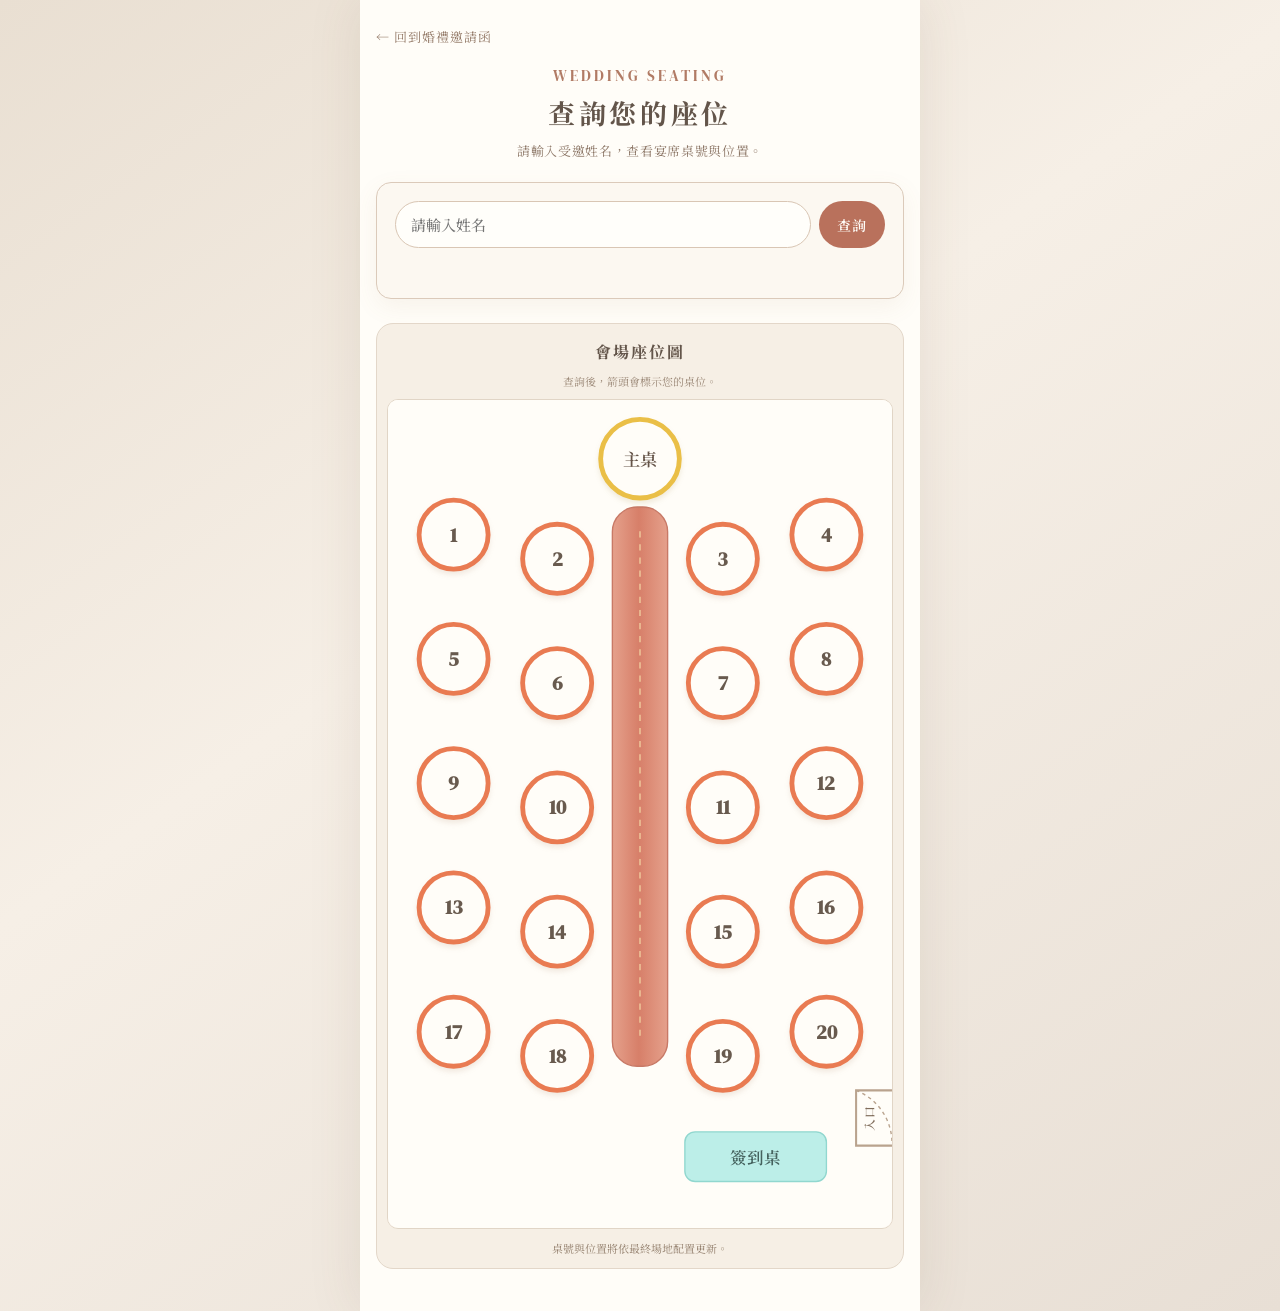
<file: seating-map.html>
<!doctype html>
<html lang="zh-Hant">
<head>
  <meta charset="UTF-8" />
  <meta name="viewport" content="width=device-width, initial-scale=1.0, viewport-fit=cover" />
  <meta name="theme-color" content="#f7f2e9" />
  <title>婚禮座位查詢｜劉育名 & 翁佳瑜</title>
  <meta name="description" content="查詢婚禮宴席桌號與座位位置。" />
  <link rel="preconnect" href="https://fonts.googleapis.com" />
  <link rel="preconnect" href="https://fonts.gstatic.com" crossorigin />
  <link href="https://fonts.googleapis.com/css2?family=DM+Serif+Display&family=Noto+Serif+TC:wght@400;500;600;700&display=swap" rel="stylesheet" />
  <style>
    :root{--ink:#63554a;--soft:#8d7767;--paper:#fffdf8;--ground:#f6efe5;--line:#dbcaba;--accent:#b9715c;--gold:#be9337}
    *{box-sizing:border-box} body{margin:0;background:linear-gradient(145deg,#e9dfd2,#f6efe6 42%,#e8dfd5);color:var(--ink);font-family:'Noto Serif TC',serif}
    main{width:min(100%,560px);min-height:100svh;margin:auto;padding:24px 16px 42px;background:var(--paper);box-shadow:0 0 50px #6c51371d}
    .back{display:inline-block;color:#937967;font-size:13px;letter-spacing:.08em;text-decoration:none}.back:hover{text-decoration:underline}
    header{text-align:center;padding:18px 0 22px}.eyebrow{margin:0 0 7px;color:#b17b65;font:15px 'DM Serif Display',serif;letter-spacing:.2em}.title{margin:0;font-size:27px;letter-spacing:.13em}.intro{margin:9px 0 0;color:var(--soft);font-size:13px;letter-spacing:.05em}
    .lookup{padding:18px;border:1px solid var(--line);border-radius:15px;background:#fcf8f1;box-shadow:0 8px 25px #9b735214}
    .lookup form{display:flex;gap:8px}.lookup input{min-width:0;flex:1;border:1px solid #d9c6b4;border-radius:999px;background:#fffefa;padding:12px 15px;color:var(--ink);font:500 15px 'Noto Serif TC',serif;outline:none}.lookup input:focus{border-color:#ad8068;box-shadow:0 0 0 3px #e9d3c655}.lookup button{border:0;border-radius:999px;background:var(--accent);padding:0 18px;color:#fffdf8;font:600 14px 'Noto Serif TC',serif;letter-spacing:.06em;cursor:pointer}.lookup button:hover{background:#9f5d4d}
    .status{min-height:1.5em;margin:12px 2px 0;color:var(--soft);font-size:13px}.status.error{color:#a24f45}.status.success{color:#716f57}
    .result{margin-top:18px;padding:14px 16px;border:1px solid #dfcdbb;border-radius:10px;background:#fffdf8;text-align:center}.result[hidden]{display:none}.result-name{margin:0;color:var(--soft);font-size:13px}.result-table{margin:3px 0 0;color:#9a654f;font:28px 'DM Serif Display','Noto Serif TC',serif;letter-spacing:.08em}
    .map-card{margin:24px 0 0;padding:16px 10px 12px;border-radius:17px;background:var(--ground);border:1px solid #e3d7c9}.map-card h2{margin:0 0 10px;text-align:center;font-size:16px;letter-spacing:.12em}.map-note{margin:0 0 10px;text-align:center;color:#9b8877;font-size:11px}.map-wrap{position:relative;overflow:hidden;border-radius:11px;background:#fffdf8;border:1px solid #e1d5c6}
    #seatMap{display:block;width:100%;height:auto;min-height:600px;background:radial-gradient(circle at 50% 4%,#fffdf8 0 26%,#f9f0e5 70%,#f1e3d5 100%)}.floor{fill:#fffdf8}.aisle{fill:url(#carpetGradient);stroke:#c87966;stroke-width:2}.aisle-line{stroke:#f3d6a4;stroke-width:2;stroke-dasharray:9 10;opacity:.9}.table-circle{fill:#fffdf8;stroke:#e97b52;stroke-width:7;filter:drop-shadow(0 5px 4px #98694a20)}.table-label{fill:#685a4e;font:600 29px 'DM Serif Display','Noto Serif TC',serif;text-anchor:middle;dominant-baseline:central}.main-circle{fill:#fffdf8;stroke:#eabf47;stroke-width:7;filter:drop-shadow(0 5px 4px #8e6d1e20)}.main-label{fill:#655448;font:600 25px 'Noto Serif TC',serif;text-anchor:middle;dominant-baseline:central}.checkin{fill:#bceee8;stroke:#91d7cf;stroke-width:2}.door{fill:#fffdf8;stroke:#b9a38e;stroke-width:3}.door-swing{fill:none;stroke:#b9a38e;stroke-width:2;stroke-dasharray:5 5}.door-label{fill:#806d5b;font:600 17px 'Noto Serif TC',serif;text-anchor:middle;letter-spacing:.12em}.checkin-label{fill:#45625e;font:600 24px 'Noto Serif TC',serif;text-anchor:middle;dominant-baseline:central}.highlight-ring{fill:none;stroke:#b85e48;stroke-width:8;opacity:.95;animation:pulse 1.3s ease-in-out infinite}.arrow{fill:#b85e48;filter:drop-shadow(0 3px 2px #63321a55);animation:bob 1s ease-in-out infinite}.marker-label{fill:#a34f3d;font:600 17px 'Noto Serif TC',serif;text-anchor:middle;letter-spacing:.14em;paint-order:stroke;stroke:#fffdf8;stroke-width:5;stroke-linejoin:round}@keyframes pulse{50%{stroke-width:15;opacity:.28}}@keyframes bob{50%{transform:translateY(-8px)}}
    .legend{margin:11px 4px 0;color:#94806e;font-size:11px;text-align:center}.sr-only{position:absolute;width:1px;height:1px;clip:rect(0,0,0,0);overflow:hidden;white-space:nowrap}
    @media(max-width:370px){main{padding-inline:10px}.lookup{padding:14px}.lookup button{padding-inline:14px}.title{font-size:24px}}
  </style>
</head>
<body>
  <main>
    <a class="back" href="./">← 回到婚禮邀請函</a>
    <header>
      <p class="eyebrow">WEDDING SEATING</p>
      <h1 class="title">查詢您的座位</h1>
      <p class="intro">請輸入受邀姓名，查看宴席桌號與位置。</p>
    </header>

    <section class="lookup" aria-label="座位查詢">
      <form id="lookupForm" novalidate>
        <label class="sr-only" for="guestName">受邀姓名</label>
        <input id="guestName" name="guestName" type="search" autocomplete="name" placeholder="請輸入姓名" maxlength="40" required />
        <button type="submit">查詢</button>
      </form>
      <p id="status" class="status" role="status" aria-live="polite"></p>
    </section>

    <section id="result" class="result" hidden aria-live="polite">
      <p id="resultName" class="result-name"></p>
      <p id="resultTable" class="result-table"></p>
    </section>

    <section class="map-card" aria-labelledby="mapTitle">
      <h2 id="mapTitle">會場座位圖</h2>
      <p class="map-note">查詢後，箭頭會標示您的桌位。</p>
      <div class="map-wrap">
        <svg id="seatMap" viewBox="0 0 730 1200" role="img" aria-label="主桌與二十張宴席桌的會場座位圖"></svg>
      </div>
      <p class="legend">桌號與位置將依最終場地配置更新。</p>
    </section>
  </main>

  <script>
    const SEAT_LOOKUP_URL = 'https://script.google.com/macros/s/AKfycbw4c4KG8q7nvvO1BabceF_3adXi1mPsrGw3IVKExwMZ4KWh6fMOcVBUAB5-uQEo-sc/exec';
    const svg = document.getElementById('seatMap');
    const form = document.getElementById('lookupForm');
    const input = document.getElementById('guestName');
    const status = document.getElementById('status');
    const result = document.getElementById('result');
    const resultName = document.getElementById('resultName');
    const resultTable = document.getElementById('resultTable');
    let dataPromise;
    const DEFAULT_LAYOUT = [
      ['Table_1',355,25,0],['Table_2',55,195,1],['Table_3',262,230,2],['Table_4',468,230,3],['Table_5',675,195,4],
      ['Table_6',55,375,5],['Table_7',262,410,6],['Table_8',468,410,7],['Table_9',675,375,8],
      ['Table_10',55,555,9],['Table_11',262,590,10],['Table_12',468,590,11],['Table_13',675,555,12],
      ['Table_14',55,735,13],['Table_15',262,770,14],['Table_16',468,770,15],['Table_17',675,735,16],
      ['Table_18',55,915,17],['Table_19',262,950,18],['Table_20',468,950,19],['Table_21',675,915,20]
    ].map(([Object_ID, X, Y, Public_Table_ID]) => ({Object_ID, Type:'Table', X, Y, Public_Table_ID}));

    const clean = (value) => String(value ?? '').replace(/[\s　]+/g, '').toLocaleLowerCase('zh-Hant');
    const asNumber = (value) => Number(value);
    const svgEl = (tag, attrs = {}) => {
      const el = document.createElementNS('http://www.w3.org/2000/svg', tag);
      Object.entries(attrs).forEach(([key, value]) => el.setAttribute(key, value));
      return el;
    };
    function setStatus(message, kind = '') {
      status.textContent = message;
      status.className = `status ${kind}`.trim();
    }
    function drawMap(layout, activeObjectId = '') {
      svg.replaceChildren();

      const defs = svgEl('defs');
      const carpetGradient = svgEl('linearGradient', {id:'carpetGradient', x1:'0', x2:'1', y1:'0', y2:'0'});
      carpetGradient.append(svgEl('stop', {offset:'0%', 'stop-color':'#e5a18c'}));
      carpetGradient.append(svgEl('stop', {offset:'48%', 'stop-color':'#d77f69'}));
      carpetGradient.append(svgEl('stop', {offset:'100%', 'stop-color':'#e5a18c'}));
      defs.append(carpetGradient);
      svg.append(defs);
      svg.append(svgEl('rect', {x:0, y:0, width:730, height:1200, class:'floor'}));

      // Main table remains clear of the carpet.
      svg.append(svgEl('rect', {x:325, y:155, width:80, height:810, rx:36, class:'aisle'}));
      svg.append(svgEl('line', {x1:365, y1:190, x2:365, y2:930, class:'aisle-line'}));

      // Entrance sits below Table 20 with clear walking space.
      const door = svgEl('g');
      door.append(svgEl('path', {d:'M 730 1000 H 678 V 1080 H 730', class:'door'}));
      door.append(svgEl('path', {d:'M 678 1000 A 82 82 0 0 1 730 1076', class:'door-swing'}));
      const doorLabel = svgEl('text', {x:704, y:1040, class:'door-label', transform:'rotate(-90 704 1040)'});
      doorLabel.textContent = '入口';
      door.append(doorLabel);
      svg.append(door);

      // After entering from the right, the reception table is on the left.
      const checkin = svgEl('g');
      checkin.append(svgEl('rect', {x:430, y:1060, width:205, height:72, rx:15, class:'checkin'}));
      const checkinText = svgEl('text', {x:532, y:1097, class:'checkin-label'});
      checkinText.textContent = '簽到桌';
      checkin.append(checkinText);
      svg.append(checkin);

      const tables = layout.filter((row) => row.Type === 'Table' && String(row.Public_Table_ID).trim() !== '');
      tables.forEach((row) => {
        const publicId = String(row.Public_Table_ID).trim();
        const isMain = publicId === '0';
        let x = asNumber(row.X);
        let y = asNumber(row.Y);
        if (!Number.isFinite(x) || !Number.isFinite(y)) return;

        // Bring the two outer table rows inward while keeping every table off the carpet.
        if (x === 55) x = 95;
        else if (x === 262) x = 245;
        else if (x === 468) x = 485;
        else if (x === 675) x = 635;
        if (isMain) { x = 365; y = 85; }

        const group = svgEl('g', {id:row.Object_ID});
        group.append(svgEl('circle', {cx:x, cy:y, r:isMain ? 57 : 50, class:isMain ? 'main-circle' : 'table-circle'}));
        const label = svgEl('text', {x, y, class:isMain ? 'main-label' : 'table-label'});
        label.textContent = isMain ? '主桌' : publicId;
        group.append(label);

        if (row.Object_ID === activeObjectId) {
          group.append(svgEl('circle', {cx:x, cy:y, r:66, class:'highlight-ring'}));
          const marker = svgEl('g', {class:'seat-marker'});
          const markerLabel = svgEl('text', {x, y:y - 138, class:'marker-label'});
          markerLabel.textContent = '您的座位';
          marker.append(markerLabel);
          // Downward arrow ends at the top edge of the selected table.
          marker.append(svgEl('path', {d:`M ${x - 12} ${y - 128} H ${x + 12} V ${y - 84} H ${x + 28} L ${x} ${y - 50} L ${x - 28} ${y - 84} H ${x - 12} Z`, class:'arrow'}));
          group.append(marker);
        }
        svg.append(group);
      });
    }
    function initialiseMap() {
      drawMap(DEFAULT_LAYOUT);
    }
    form.addEventListener('submit', async (event) => {
      event.preventDefault();
      const typedName = input.value.trim();
      const query = clean(typedName);
      result.hidden = true;
      if (!query) { setStatus('請先輸入受邀姓名。', 'error'); input.focus(); return; }

      setStatus('正在查詢座位…');
      try {
        const url = `${SEAT_LOOKUP_URL}?mode=seat&name=${encodeURIComponent(typedName)}`;
        const response = await fetch(url);
        if (!response.ok) throw new Error('座位服務暫時無法讀取');
        const lookup = await response.json();

        if (!lookup.found) {
          setStatus(lookup.message || '找不到此姓名，請確認是否與邀請函相同。', 'error');
          return;
        }

        resultName.textContent = `${typedName}，您的座位在`;
        resultTable.textContent = `第 ${lookup.publicTableId} 桌`;
        result.hidden = false;
        drawMap(DEFAULT_LAYOUT, lookup.objectId);
        setStatus('已為您標示桌位。', 'success');
        result.scrollIntoView({behavior:'smooth', block:'center'});
      } catch (error) {
        console.error(error);
        setStatus('目前無法讀取座位資料，請稍後再試。', 'error');
      }
    });
    initialiseMap();
  </script>
</body>
</html>
</file>
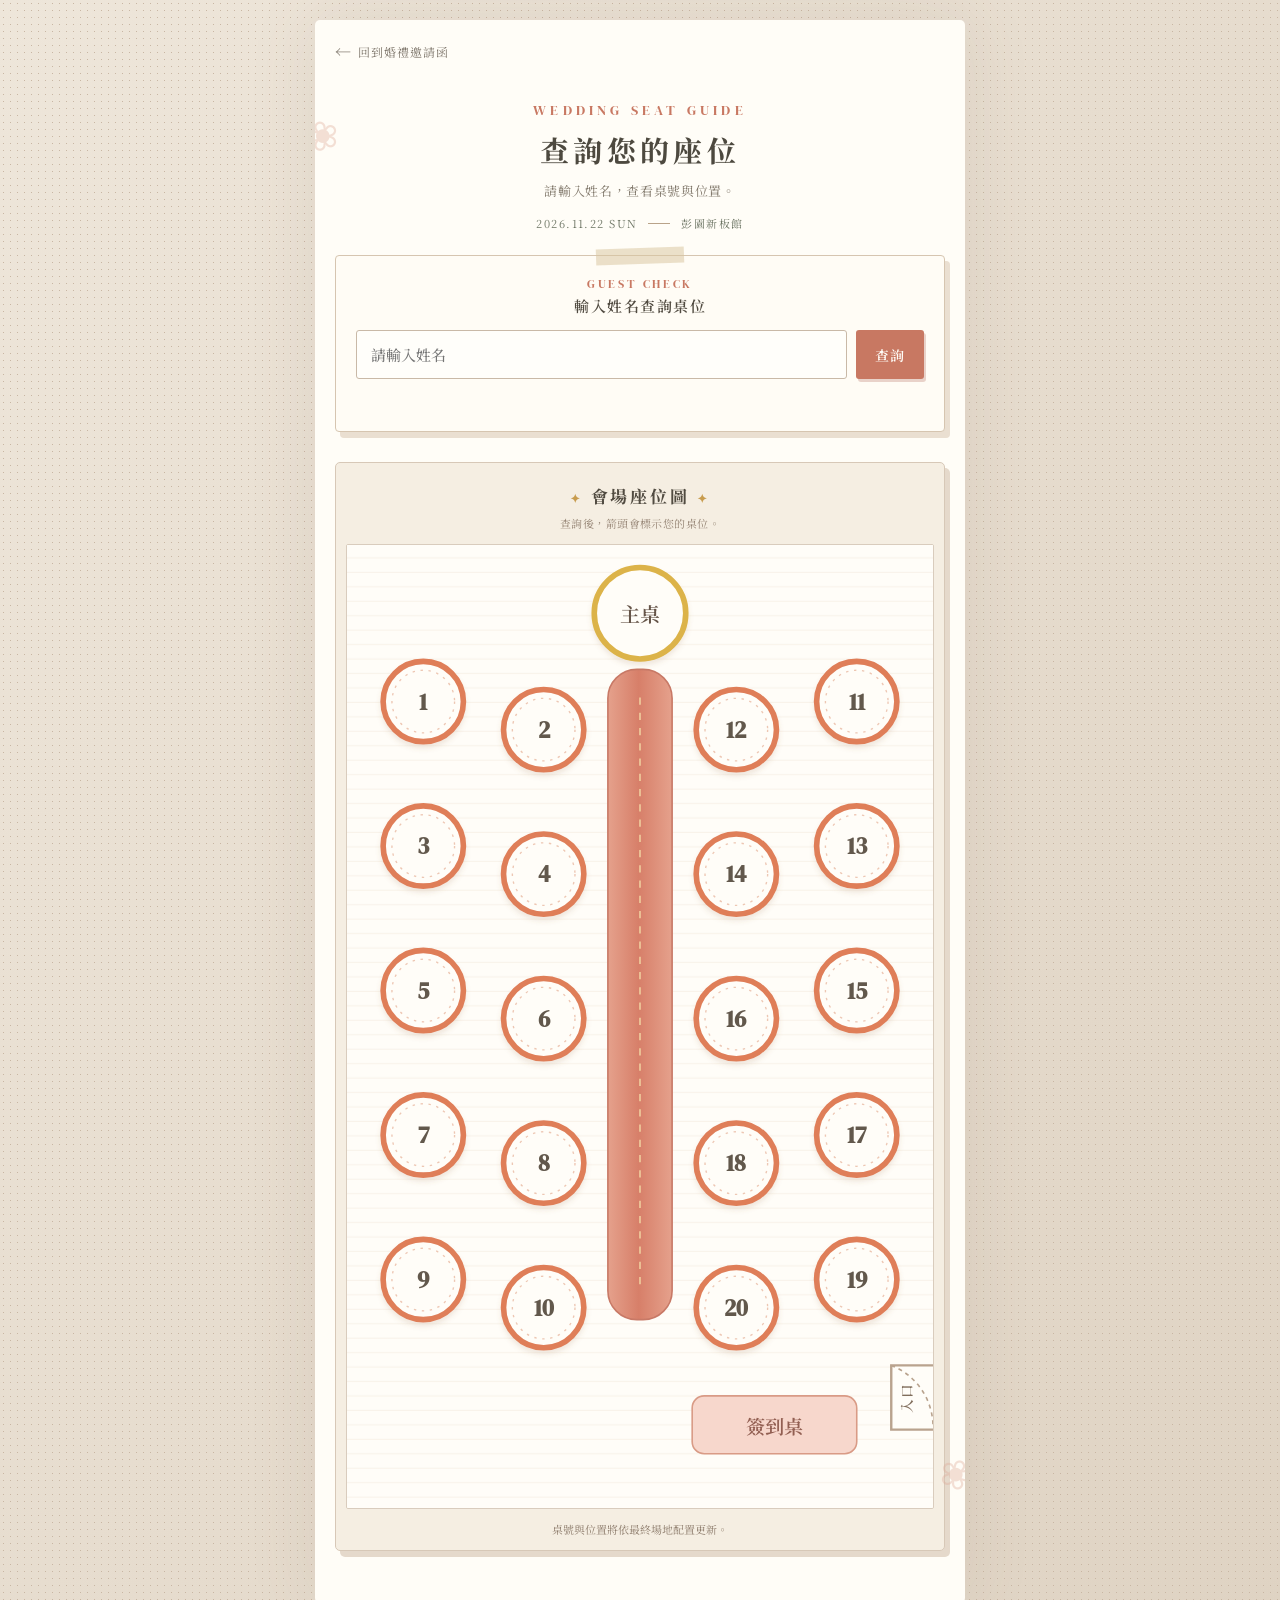
<file: seating.html>
<!doctype html>
<html lang="zh-Hant">
<head>
  <meta charset="UTF-8" />
  <meta name="viewport" content="width=device-width, initial-scale=1.0, viewport-fit=cover" />
  <meta name="theme-color" content="#f7f2e9" />
  <title>婚禮座位查詢｜劉育名 & 翁佳瑜</title>
  <meta name="description" content="查詢婚禮宴席桌號與座位位置。" />
  <link rel="preconnect" href="https://fonts.googleapis.com" />
  <link rel="preconnect" href="https://fonts.gstatic.com" crossorigin />
  <link href="https://fonts.googleapis.com/css2?family=DM+Serif+Display&family=Noto+Serif+TC:wght@400;500;600;700&display=swap" rel="stylesheet" />
  <style>
    :root{--ink:#514b41;--soft:#81786b;--paper:#fffdf7;--ground:#f2eadc;--line:#cfc0ad;--coral:#c87862;--coral-deep:#a85f4e;--moss:#7c947d;--teal:#167f7b;--gold:#c89c4e}
    *{box-sizing:border-box}
    body{margin:0;background-color:#e8e0d4;background-image:radial-gradient(#c8b6a3 0.65px,transparent .7px),linear-gradient(125deg,#eee6da,#dfd3c3);background-size:7px 7px,100% 100%;color:var(--ink);font-family:'Noto Serif TC',serif}
    main{position:relative;width:min(100%,650px);min-height:100svh;margin:auto;padding:20px 20px 52px;background:var(--paper);box-shadow:0 0 70px #725f481c;overflow:hidden}
    main::before,main::after{content:'❀';position:absolute;color:#dda896;opacity:.35;font:40px Georgia,serif;pointer-events:none}main::before{top:92px;left:-9px;transform:rotate(-18deg)}main::after{right:-8px;bottom:105px;transform:rotate(24deg)}
    .back{position:relative;z-index:1;display:inline-flex;gap:6px;align-items:center;color:#7d756a;font-size:12px;letter-spacing:.08em;text-decoration:none}.back::before{content:'←';font-size:16px}.back:hover{color:var(--coral-deep)}
    header{position:relative;text-align:center;padding:37px 0 24px}.eyebrow{margin:0 0 9px;color:var(--coral);font:14px 'DM Serif Display',serif;letter-spacing:.3em}.title{margin:0;font-size:29px;letter-spacing:.15em;color:#4d493f}.intro{margin:11px auto 15px;color:var(--soft);font-size:13px;letter-spacing:.05em}.event-meta{display:flex;align-items:center;justify-content:center;gap:11px;color:#6d7564;font-size:11px;letter-spacing:.13em}.event-meta i{display:block;width:22px;border-top:1px solid #b9a389}
    .lookup{position:relative;padding:20px;border:1px solid #d6c5b0;border-radius:4px;background:#fffcf5;box-shadow:5px 6px 0 #eadfd1}.lookup::before{content:'';position:absolute;left:50%;top:-8px;width:88px;height:16px;background:#d9c69f85;transform:translateX(-50%) rotate(-2deg)}.lookup-caption{text-align:center;margin-bottom:14px}.lookup-caption span{display:block;color:var(--coral);font:12px 'DM Serif Display',serif;letter-spacing:.22em}.lookup-caption strong{display:block;margin-top:3px;font-size:15px;font-weight:600;letter-spacing:.1em}
    .lookup form{display:flex;gap:9px}.lookup input{min-width:0;flex:1;border:1px solid #c9b9a7;border-radius:3px;background:#fffefa;padding:13px 14px;color:var(--ink);font:500 15px 'Noto Serif TC',serif;outline:none}.lookup input:focus{border-color:var(--moss);box-shadow:0 0 0 3px #dce9df}.lookup button{border:0;border-radius:3px;background:var(--coral);padding:0 19px;color:#fffdf8;font:600 14px 'Noto Serif TC',serif;letter-spacing:.08em;cursor:pointer;box-shadow:2px 3px 0 #a6564640}.lookup button:hover{background:var(--coral-deep);transform:translate(-1px,-1px)}
    .status{min-height:1.5em;margin:12px 2px 0;color:var(--soft);font-size:13px}.status.error{color:#a24f45}.status.success{color:#517565}
    .result{position:relative;margin-top:24px;padding:17px 16px 15px;border:1px solid #d6c5b0;border-radius:4px;background:#fffdf8;text-align:center;box-shadow:4px 5px 0 #e6dcd0}.result::before{content:'SEAT FOUND';position:absolute;top:-9px;left:50%;padding:1px 11px;background:#e5d5bd;color:#8a6c58;font:11px 'DM Serif Display',serif;letter-spacing:.16em;transform:translateX(-50%) rotate(-1deg)}.result[hidden]{display:none}.result-name{margin:0;color:var(--soft);font-size:13px}.result-table{margin:4px 0 0;color:var(--coral-deep);font:31px 'DM Serif Display','Noto Serif TC',serif;letter-spacing:.1em}
    .map-card{position:relative;margin:30px 0 0;padding:20px 10px 13px;border:1px solid #d7c8b7;border-radius:5px;background:#f5eee2;box-shadow:5px 6px 0 #e5d9cb}.map-card h2{margin:0 0 7px;text-align:center;font-size:17px;letter-spacing:.16em}.map-card h2::before,.map-card h2::after{content:'✦';padding:0 8px;color:var(--gold);font-size:12px}.map-note{margin:0 0 13px;text-align:center;color:#958474;font-size:11px;letter-spacing:.04em}.map-wrap{position:relative;overflow:hidden;border-radius:2px;background:#fffdf8;border:1px solid #d9ccbd}
    #seatMap{display:block;width:100%;height:auto;min-height:600px;background:radial-gradient(circle at 50% 4%,#fffdf8 0 26%,#f8efe3 70%,#efe0d1 100%)}.floor{fill:url(#paperGrain)}.aisle{fill:url(#carpetGradient);stroke:#c87966;stroke-width:2}.aisle-line{stroke:#f3d6a4;stroke-width:2;stroke-dasharray:9 10;opacity:.9}.table-circle{fill:#fffdf8;stroke:#df7e59;stroke-width:7;filter:url(#handDrawn)}.table-inner{fill:none;stroke:#ecc1ac;stroke-width:1.7;stroke-dasharray:3 7;opacity:.9}.table-label{fill:#62584c;font:600 29px 'DM Serif Display','Noto Serif TC',serif;text-anchor:middle;dominant-baseline:central}.main-circle{fill:#fffdf8;stroke:#dcb348;stroke-width:7;filter:url(#handDrawn)}.main-label{fill:#655448;font:600 25px 'Noto Serif TC',serif;text-anchor:middle;dominant-baseline:central}.checkin{fill:#f7d7cc;stroke:#d99b86;stroke-width:2}.selected-table{fill:#fff0f1;stroke:#d96379;stroke-width:9}.door{fill:#fffdf8;stroke:#b9a38e;stroke-width:3}.door-swing{fill:none;stroke:#b9a38e;stroke-width:2;stroke-dasharray:5 5}.door-label{fill:#806d5b;font:600 17px 'Noto Serif TC',serif;text-anchor:middle;letter-spacing:.12em}.checkin-label{fill:#925f52;font:600 24px 'Noto Serif TC',serif;text-anchor:middle;dominant-baseline:central}.highlight-ring{fill:none;stroke:#efadb8;stroke-width:9;opacity:.95;animation:pulse 1.3s ease-in-out infinite}.arrow{fill:#d96379;filter:drop-shadow(0 3px 2px #366e6650);animation:bob 1s ease-in-out infinite}.marker-label{fill:#c14e67;font:600 17px 'Noto Serif TC',serif;text-anchor:middle;letter-spacing:.14em;paint-order:stroke;stroke:#fffdf8;stroke-width:5;stroke-linejoin:round}.free-zone-box{fill:#e3efe9a6;stroke:var(--teal);stroke-width:3.5;stroke-dasharray:14 9}.free-zone-pill{fill:var(--teal);stroke:#fffdf8;stroke-width:3}.free-zone-label.multi{font-size:18px}[data-text],.status,.result-name,.result-table{white-space:pre-line}.result-table{line-height:1.3}.free-zone.active .free-zone-box{fill:#d5ebe3;stroke-width:4.5;stroke-dasharray:none}.free-zone-halo{fill:none;stroke:#167f7b;stroke-width:14;opacity:.28;animation:zone 1.6s ease-in-out infinite}.table-circle.free-table{fill:#fffdf8;stroke:var(--teal)}.free-table-inner{stroke:#9fcdc4}.free-table-label{fill:#145f5c}@keyframes zone{50%{stroke-width:24;opacity:.08}}@keyframes zone{50%{stroke-opacity:.35}}.free-zone-label{fill:#fffdf8;font:700 19px 'Noto Serif TC',serif;text-anchor:middle;dominant-baseline:central;letter-spacing:.06em}@keyframes pulse{50%{stroke-width:15;opacity:.28}}@keyframes bob{50%{transform:translateY(-8px)}}
    .legend{margin:12px 4px 0;color:#8f7e6e;font-size:11px;text-align:center}.sr-only{position:absolute;width:1px;height:1px;clip:rect(0,0,0,0);overflow:hidden;white-space:nowrap}
    @media(max-width:370px){main{padding-inline:12px}.lookup{padding:17px 14px}.lookup button{padding-inline:14px}.title{font-size:25px}.event-meta{font-size:10px}}
    @media(min-width:651px){body{padding:20px}main{border-radius:5px}}
  </style>
</head>
<body>
  <main>
    <a class="back" href="./" data-text="back">回到婚禮邀請函</a>
    <header>
      <p class="eyebrow" data-text="eyebrow">WEDDING SEAT GUIDE</p>
      <h1 class="title" data-text="title">查詢您的座位</h1>
      <p class="intro" data-text="intro">請輸入受邀姓名，查看宴席桌號與位置。</p>
      <div class="event-meta"><span data-text="date">2026.11.22 SUN</span><i aria-hidden="true"></i><span data-text="venue">彭園新板館</span></div>
    </header>

    <section class="lookup" aria-label="座位查詢">
      <div class="lookup-caption"><span data-text="lookupEyebrow">GUEST CHECK</span><strong data-text="lookupTitle">輸入姓名查詢桌位</strong></div>
      <form id="lookupForm" novalidate>
        <label class="sr-only" for="guestName">受邀姓名</label>
        <input id="guestName" name="guestName" type="search" autocomplete="name" placeholder="請輸入姓名" maxlength="40" required />
        <button type="submit" data-text="button">查詢</button>
      </form>
      <p id="status" class="status" role="status" aria-live="polite"></p>
    </section>

    <section id="result" class="result" hidden aria-live="polite">
      <p id="resultName" class="result-name"></p>
      <p id="resultTable" class="result-table"></p>
    </section>

    <section class="map-card" aria-labelledby="mapTitle">
      <h2 id="mapTitle" data-text="mapTitle">會場座位圖</h2>
      <p class="map-note" data-text="mapNote">查詢後，箭頭會標示您的桌位。</p>
      <div class="map-wrap">
        <svg id="seatMap" viewBox="0 0 730 1200" role="img" aria-label="主桌與二十張宴席桌的會場座位圖"></svg>
      </div>
      <p class="legend" data-text="legend">桌號與位置將依最終場地配置更新。</p>
    </section>
  </main>

  <script src="./assets/seat-data.js?v=20261120"></script>
  <script>
    // Always fetch the latest wording so edits to seat-config.js show up on a normal refresh.
    document.write('<script src="./assets/seat-config.js?t=' + Date.now() + '"><\/script>');
  </script>
  <script>
    // Editable wording lives in assets/seat-config.js; these are the fallbacks.
    const config = window.SEAT_CONFIG || {};
    const TEXT_DEFAULTS = {
      pageTitle:document.title, placeholder:'請輸入姓名',
      resultLine:'{name}，您的座位在', resultTitle:'第 {table} 桌',
      statusEmpty:'請先輸入受邀姓名。', statusSearching:'正在查詢座位…',
      statusNotFound:'查無座位資訊，請以填寫表單時使用的姓名查詢，或洽詢新人。',
      statusNoTable:'目前找不到此座位的公開桌號，請洽詢簽到處人員。',
      statusSuccess:'已為您標示桌位。', statusError:'目前無法查詢座位資料，請稍後再試。',
      mapMainTable:'主桌', mapEntrance:'入口', mapCheckin:'簽到桌', mapMarker:'您的座位'
    };
    const TEXT = {...TEXT_DEFAULTS, ...(config.text || {})};
    const FREE = {
      tables:[], mapLabel:'', resultLine:'{name}，歡迎您！', resultTitle:'自行入座', status:'請在框線範圍內任選座位入座。',
      ...(config.freeSeating || {})
    };
    const freeTables = new Set((Array.isArray(FREE.tables) ? FREE.tables : []).map((id) => String(id).trim()));
    // "/n" in the config means a line break.
    const breakLines = (value) => String(value ?? '').replace(/\/n|\\n/g, '\n');
    const fill = (template, values = {}) => breakLines(template).replace(/\{(\w+)\}/g, (match, key) => key in values ? values[key] : match);
    document.querySelectorAll('[data-text]').forEach((el) => {
      const value = (config.text || {})[el.dataset.text];
      if (typeof value === 'string') el.textContent = breakLines(value);
    });
    document.title = breakLines(TEXT.pageTitle).replace(/\n/g, ' ');
    document.getElementById('guestName').placeholder = TEXT.placeholder;

    const seatData = window.SEAT_DATA || {};
    const seatIndex = seatData.entries || {};
    const svg = document.getElementById('seatMap');
    const form = document.getElementById('lookupForm');
    const input = document.getElementById('guestName');
    const status = document.getElementById('status');
    const result = document.getElementById('result');
    const resultName = document.getElementById('resultName');
    const resultTable = document.getElementById('resultTable');
    let dataPromise;
    const DEFAULT_LAYOUT = [
      ['Table_1',355,25,0],['Table_2',55,195,1],['Table_3',262,230,2],['Table_4',468,230,12],['Table_5',675,195,11],
      ['Table_6',55,375,3],['Table_7',262,410,4],['Table_8',468,410,14],['Table_9',675,375,13],
      ['Table_10',55,555,5],['Table_11',262,590,6],['Table_12',468,590,16],['Table_13',675,555,15],
      ['Table_14',55,735,7],['Table_15',262,770,8],['Table_16',468,770,18],['Table_17',675,735,17],
      ['Table_18',55,915,9],['Table_19',262,950,10],['Table_20',468,950,20],['Table_21',675,915,19]
    ].map(([Object_ID, X, Y, Public_Table_ID]) => ({Object_ID, Type:'Table', X, Y, Public_Table_ID}));
    const mapLayout = Array.isArray(seatData.layout) && seatData.layout.length ? seatData.layout : DEFAULT_LAYOUT;

    const clean = (value) => String(value ?? '').replace(/[\s　]+/g, '').toLocaleLowerCase('zh-Hant');
    const asNumber = (value) => Number(value);
    const svgEl = (tag, attrs = {}) => {
      const el = document.createElementNS('http://www.w3.org/2000/svg', tag);
      Object.entries(attrs).forEach(([key, value]) => el.setAttribute(key, value));
      return el;
    };
    function setStatus(message, kind = '') {
      status.textContent = message;
      status.className = `status ${kind}`.trim();
    }
    function drawMap(layout, activeObjectId = '', freeActive = false) {
      svg.replaceChildren();

      const defs = svgEl('defs');
      const paperGrain = svgEl('pattern', {id:'paperGrain', width:18, height:18, patternUnits:'userSpaceOnUse'});
      paperGrain.append(svgEl('rect', {width:18, height:18, fill:'#fffdf8'}));
      paperGrain.append(svgEl('path', {d:'M 0 16 H 18', stroke:'#eee1d2', 'stroke-width':'.75', opacity:'.68'}));
      defs.append(paperGrain);

      const handDrawn = svgEl('filter', {id:'handDrawn', x:'-20%', y:'-20%', width:'140%', height:'140%'});
      handDrawn.append(svgEl('feTurbulence', {type:'fractalNoise', baseFrequency:'.018', numOctaves:'1', seed:'8', result:'noise'}));
      handDrawn.append(svgEl('feDisplacementMap', {in:'SourceGraphic', in2:'noise', scale:'1.35', xChannelSelector:'R', yChannelSelector:'G', result:'rough'}));
      handDrawn.append(svgEl('feDropShadow', {in:'rough', dx:'0', dy:'5', stdDeviation:'3', 'flood-color':'#98694a', 'flood-opacity':'.14'}));
      defs.append(handDrawn);

      const carpetGradient = svgEl('linearGradient', {id:'carpetGradient', x1:'0', x2:'1', y1:'0', y2:'0'});
      carpetGradient.append(svgEl('stop', {offset:'0%', 'stop-color':'#e5a18c'}));
      carpetGradient.append(svgEl('stop', {offset:'48%', 'stop-color':'#d77f69'}));
      carpetGradient.append(svgEl('stop', {offset:'100%', 'stop-color':'#e5a18c'}));
      defs.append(carpetGradient);
      svg.append(defs);
      svg.append(svgEl('rect', {x:0, y:0, width:730, height:1200, class:'floor'}));

      // Main table remains clear of the carpet.
      svg.append(svgEl('rect', {x:325, y:155, width:80, height:810, rx:36, class:'aisle'}));
      svg.append(svgEl('line', {x1:365, y1:190, x2:365, y2:930, class:'aisle-line'}));

      // Resolve every table's drawn position first so the open-seating frame can wrap them.
      const tables = layout
        .filter((row) => row.Type === 'Table' && String(row.Public_Table_ID).trim() !== '')
        .map((row) => {
          const publicId = String(row.Public_Table_ID).trim();
          const isMain = publicId === '0';
          let x = asNumber(row.X);
          let y = asNumber(row.Y);
          // Bring the two outer table rows inward while keeping every table off the carpet.
          if (x === 55) x = 95;
          else if (x === 262) x = 245;
          else if (x === 468) x = 485;
          else if (x === 675) x = 635;
          if (isMain) { x = 365; y = 85; }
          return {row, publicId, isMain, x, y, isFree:!isMain && freeTables.has(publicId)};
        })
        .filter((table) => Number.isFinite(table.x) && Number.isFinite(table.y));

      // Open-seating frame around the tables listed in seat-config.js.
      const freeList = tables.filter((table) => table.isFree);
      let freeZoneLabel = null;
      // The frame is only shown to guests whose search lands on these tables.
      if (freeActive && freeList.length) {
        const pad = 66;
        const minX = Math.min(...freeList.map((t) => t.x)) - pad;
        const maxX = Math.max(...freeList.map((t) => t.x)) + pad;
        const minY = Math.min(...freeList.map((t) => t.y)) - pad;
        const maxY = Math.max(...freeList.map((t) => t.y)) + pad;
        const freeZone = svgEl('g', {class:'free-zone' + (freeActive ? ' active' : '')});
        if (freeActive) freeZone.append(svgEl('rect', {x:minX, y:minY, width:maxX - minX, height:maxY - minY, rx:24, class:'free-zone-halo'}));
        freeZone.append(svgEl('rect', {x:minX, y:minY, width:maxX - minX, height:maxY - minY, rx:24, class:'free-zone-box'}));
        svg.append(freeZone);
        if (FREE.mapLabel) {
          const cx = (minX + maxX) / 2;
          const cy = (minY + maxY) / 2;
          const lines = breakLines(FREE.mapLabel).split('\n').filter((line) => line.trim() !== '');
          const lineHeight = lines.length > 1 ? 21 : 0;
          const pillHeight = 32 + lineHeight * (lines.length - 1);
          const pill = svgEl('rect', {x:cx - 118, y:cy - pillHeight / 2, width:236, height:pillHeight, rx:16, class:'free-zone-pill'});
          const text = svgEl('text', {x:cx, y:cy, class:'free-zone-label' + (lines.length > 1 ? ' multi' : '')});
          lines.forEach((line, index) => {
            const tspan = svgEl('tspan', {x:cx, y:cy + (index - (lines.length - 1) / 2) * lineHeight});
            tspan.textContent = line;
            text.append(tspan);
          });
          freeZoneLabel = {pill, text, cx};
        }
      }

      // Entrance sits below Table 20 with clear walking space.
      const door = svgEl('g');
      door.append(svgEl('path', {d:'M 730 1022 H 678 V 1102 H 730', class:'door'}));
      door.append(svgEl('path', {d:'M 678 1022 A 82 82 0 0 1 730 1098', class:'door-swing'}));
      const doorLabel = svgEl('text', {x:704, y:1062, class:'door-label', transform:'rotate(-90 704 1062)'});
      doorLabel.textContent = TEXT.mapEntrance;
      door.append(doorLabel);
      svg.append(door);

      // After entering from the right, the reception table is on the left.
      const checkin = svgEl('g');
      checkin.append(svgEl('rect', {x:430, y:1060, width:205, height:72, rx:15, class:'checkin'}));
      const checkinText = svgEl('text', {x:532, y:1097, class:'checkin-label'});
      checkinText.textContent = TEXT.mapCheckin;
      checkin.append(checkinText);
      svg.append(checkin);

      tables.forEach(({row, publicId, isMain, x, y, isFree}) => {
        const isActive = row.Object_ID === activeObjectId;
        const isFreeLit = freeActive && isFree;
        const group = svgEl('g', {id:row.Object_ID});
        group.append(svgEl('circle', {cx:x, cy:y, r:isMain ? 57 : 50, class:(isMain ? 'main-circle' : 'table-circle') + (isActive ? ' selected-table' : '') + (isFreeLit ? ' free-table' : '')}));
        if (!isMain && !isActive) {
          group.append(svgEl('circle', {cx:x, cy:y, r:39, class:'table-inner' + (isFreeLit ? ' free-table-inner' : '')}));
        }
        const label = svgEl('text', {x, y, class:(isMain ? 'main-label' : 'table-label') + (isFreeLit ? ' free-table-label' : '')});
        label.textContent = isMain ? TEXT.mapMainTable : publicId;
        group.append(label);
        if (isActive) group.append(svgEl('circle', {cx:x, cy:y, r:66, class:'highlight-ring'}));

        if (isActive) {
          const marker = svgEl('g', {class:'seat-marker'});
          const markerLabel = svgEl('text', {x, y:y - 138, class:'marker-label'});
          markerLabel.textContent = TEXT.mapMarker;
          marker.append(markerLabel);
          // Downward arrow ends at the top edge of the selected table.
          marker.append(svgEl('path', {d:`M ${x - 12} ${y - 128} H ${x + 12} V ${y - 84} H ${x + 28} L ${x} ${y - 50} L ${x - 28} ${y - 84} H ${x - 12} Z`, class:'arrow'}));
          group.append(marker);
        }
        svg.append(group);
      });

      // Keep the frame label above the tables and sized to whatever text is configured.
      if (freeZoneLabel) {
        const {pill, text, cx} = freeZoneLabel;
        svg.append(pill, text);
        try {
          const width = Math.max(...Array.from(text.children, (tspan) => tspan.getComputedTextLength())) + 30;
          if (width > 30) { pill.setAttribute('width', width); pill.setAttribute('x', cx - width / 2); }
        } catch (error) { /* keep default width */ }
      }
    }
    function initialiseMap() {
      drawMap(mapLayout);
    }
    async function hashName(value) {
      const bytes = new TextEncoder().encode(clean(value));
      const digest = await crypto.subtle.digest('SHA-256', bytes);
      return Array.from(new Uint8Array(digest))
        .map((byte) => byte.toString(16).padStart(2, '0'))
        .join('');
    }

    form.addEventListener('submit', async (event) => {
      event.preventDefault();
      const typedName = input.value.trim();
      const query = clean(typedName);
      result.hidden = true;
      if (!query) { setStatus(TEXT.statusEmpty, 'error'); input.focus(); return; }

      setStatus(TEXT.statusSearching);
      try {
        const lookup = seatIndex[await hashName(typedName)];

        if (!lookup) {
          setStatus(TEXT.statusNotFound, 'error');
          drawMap(mapLayout);
          return;
        }

        // Resolve the public-facing number from the latest Layout:
        // name -> internal object (Table_8) -> Public_Table_ID (14).
        const tableRow = mapLayout.find((row) => String(row.Object_ID) === String(lookup.o));
        const publicTableId = tableRow ? String(tableRow.Public_Table_ID).trim() : '';
        if (!publicTableId) {
          setStatus(TEXT.statusNoTable, 'error');
          drawMap(mapLayout);
          return;
        }
        const values = {name:typedName, table:publicTableId};
        if (freeTables.has(publicTableId)) {
          resultName.textContent = fill(FREE.resultLine, values);
          resultTable.textContent = fill(FREE.resultTitle, values);
          drawMap(mapLayout, '', true);
          setStatus(fill(FREE.status, values), 'success');
        } else {
          resultName.textContent = fill(TEXT.resultLine, values);
          resultTable.textContent = fill(TEXT.resultTitle, values);
          drawMap(mapLayout, lookup.o);
          setStatus(fill(TEXT.statusSuccess, values), 'success');
        }
        result.hidden = false;
        result.scrollIntoView({behavior:'smooth', block:'center'});
      } catch (error) {
        console.error(error);
        setStatus(TEXT.statusError, 'error');
      }
    });
    initialiseMap();
  </script>
</body>
</html>
</file>
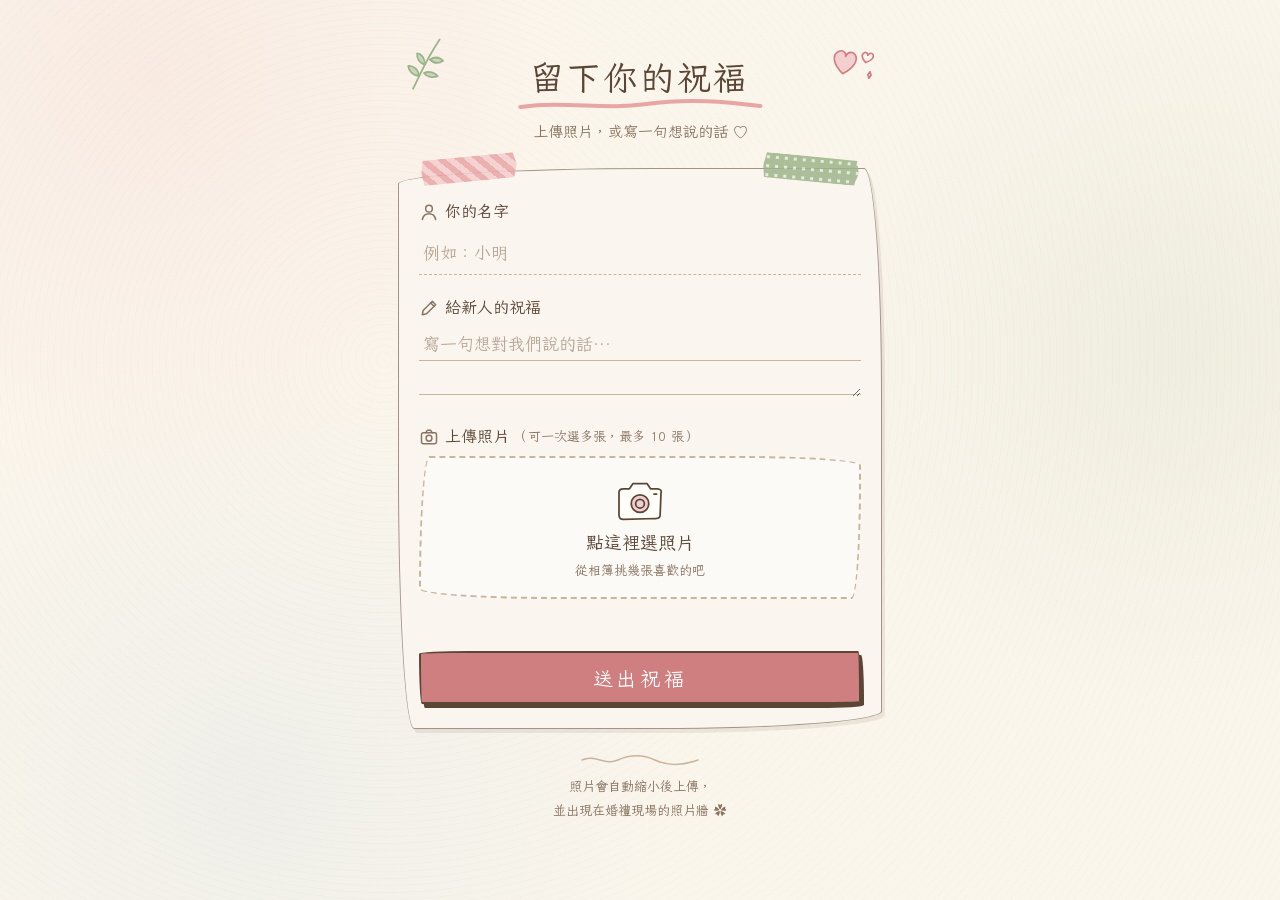
<file: upload.html>
<!doctype html>
<html lang="zh-Hant">
<head>
<meta charset="utf-8">
<meta name="viewport" content="width=device-width,initial-scale=1">
<title>婚禮祝福上傳</title>
<link rel="preconnect" href="https://fonts.googleapis.com">
<link rel="preconnect" href="https://fonts.gstatic.com" crossorigin>
<link href="https://fonts.googleapis.com/css2?family=Iansui&display=swap" rel="stylesheet">
<style>
/* =========================================================
   日系手繪風
   和紙底色・紙膠帶・鉛筆線・拍立得
========================================================= */
:root{
  --paper:#fbf6ec;
  --paper-2:#f5ecdc;
  --ink:#5b4636;
  --ink-soft:#8a7462;
  --line:#c9b49c;
  --sakura:#e8a5a5;
  --sakura-deep:#cf7f7f;
  --matcha:#9db48a;
  --sky:#a9c4d6;
  /* 芫荽：鋼筆手寫感，繁體中文字完整 */
  --hand:"Iansui","Kaiti TC","DFKai-SB","標楷體",serif;
}
*{box-sizing:border-box}
/* 和紙底圖鋪滿整個畫面（不只中間那一欄） */
html{
  min-height:100%;
  background:
    radial-gradient(circle at 12% 8%,rgba(232,165,165,.14),transparent 32%),
    radial-gradient(circle at 92% 38%,rgba(157,180,138,.13),transparent 30%),
    radial-gradient(circle at 20% 88%,rgba(169,196,214,.15),transparent 34%),
    repeating-radial-gradient(circle at 30% 40%,rgba(140,110,80,.025) 0 1px,transparent 1px 7px),
    var(--paper);
  background-attachment:scroll;
}
body{
  margin:0 auto;max-width:520px;min-height:100vh;
  padding:26px 18px 56px;
  color:var(--ink);font-family:var(--hand);font-size:17px;line-height:1.6;
  background:transparent;
  font-synthesis:none; /* 手寫字只有一種粗細，不要讓瀏覽器硬加粗 */
  -webkit-tap-highlight-color:transparent;
}

/* ---------- 標題 ---------- */
.head{position:relative;text-align:center;margin:6px 0 24px}
.head h1{
  position:relative;display:inline-block;margin:18px 0 2px;
  font-size:34px;font-weight:700;letter-spacing:.08em;
}
.head h1 .underline{position:absolute;left:-6%;bottom:-8px;width:112%;height:14px}
.head .sub{margin:14px 0 0;color:var(--ink-soft);font-size:15px}
.doodle{position:absolute;pointer-events:none}
.doodle.sprig{left:2px;top:4px;width:54px;transform:rotate(-14deg)}
.doodle.hearts{right:4px;top:10px;width:50px;transform:rotate(10deg)}

/* ---------- 紙卡 ---------- */
.card{
  position:relative;
  padding:30px 20px 24px;
  background:
    linear-gradient(rgba(255,255,255,.55),rgba(255,255,255,.55)),
    var(--paper-2);
  border:1.5px solid rgba(91,70,54,.55);
  border-radius:255px 18px 225px 16px/16px 225px 18px 255px;
  box-shadow:3px 4px 0 rgba(91,70,54,.10);
}
/* 紙膠帶 */
.tape{
  position:absolute;top:-13px;width:96px;height:26px;opacity:.85;
  background:repeating-linear-gradient(45deg,rgba(255,255,255,.45) 0 6px,transparent 6px 12px),var(--sakura);
  clip-path:polygon(3% 0,97% 4%,100% 50%,96% 100%,2% 96%,0 50%);
}
.tape.l{left:22px;transform:rotate(-6deg)}
.tape.r{right:22px;transform:rotate(5deg);
  background:radial-gradient(circle,rgba(255,255,255,.7) 1.5px,transparent 2px) 0 0/9px 9px,var(--matcha)}

/* ---------- 欄位 ---------- */
.field{margin:0 0 20px}
.field-label{
  display:flex;align-items:center;gap:6px;margin:0 0 6px;
  font-size:16px;font-weight:700;
}
.field-label svg{width:20px;height:20px;flex:none}
.field-label small{font-weight:400;font-size:13px;color:var(--ink-soft)}

input[type=text],textarea{
  width:100%;padding:8px 4px;
  color:var(--ink);font:inherit;font-size:17px;
  background:transparent;border:0;border-radius:0;outline:none;
  border-bottom:1.5px dashed var(--line);
  transition:border-color .2s;
}
input[type=text]:focus,textarea:focus{border-bottom-color:var(--sakura-deep);border-bottom-style:solid}
::placeholder{color:#b9a796}

/* 信紙橫線 */
textarea{
  height:70px;min-height:70px;resize:vertical;padding:0 4px;
  line-height:34px;
  border:0;
  background:repeating-linear-gradient(transparent 0 33px,var(--line) 33px 34px);
  background-attachment:local;
}
textarea:focus{border:0}

/* ---------- 選照片 ---------- */
.visually-hidden{position:absolute;width:1px;height:1px;overflow:hidden;clip:rect(0 0 0 0);white-space:nowrap}
.dropzone{
  display:flex;flex-direction:column;align-items:center;gap:4px;
  padding:20px 14px 16px;cursor:pointer;text-align:center;
  border:2px dashed var(--line);
  border-radius:20px 225px 18px 255px/255px 18px 225px 20px;
  background:rgba(255,255,255,.45);
  transition:background .2s,transform .15s;
}
.dropzone:active{transform:scale(.98)}
.dropzone:hover{background:rgba(255,255,255,.75)}
.dropzone svg{width:56px;height:46px}
.dropzone b{font-size:18px}
.dropzone span{font-size:13px;color:var(--ink-soft)}
#p:focus-visible + .dropzone{outline:2px solid var(--sakura-deep);outline-offset:3px}

.preview{display:none;margin-top:18px;text-align:center}

/* 多張：拍立得 */
.preview-grid{display:grid;grid-template-columns:1fr 1fr;gap:18px 14px;text-align:left}
.thumb{
  position:relative;padding:7px 7px 6px;background:#fffdf8;
  box-shadow:0 3px 10px rgba(91,70,54,.16);
  transform:rotate(-1.6deg);
}
.thumb:nth-child(2n){transform:rotate(1.4deg)}
.thumb:nth-child(3n){transform:rotate(-.6deg)}
.thumb::before{
  content:"";position:absolute;top:-9px;left:50%;width:46px;height:16px;margin-left:-23px;
  background:repeating-linear-gradient(90deg,rgba(255,255,255,.5) 0 4px,transparent 4px 8px),var(--sky);
  opacity:.8;transform:rotate(-4deg);z-index:1;
}
.thumb:nth-child(2n)::before{background:repeating-linear-gradient(90deg,rgba(255,255,255,.5) 0 4px,transparent 4px 8px),var(--sakura);transform:rotate(5deg)}
.thumb .pic{position:relative}
.thumb img{display:block;width:100%;aspect-ratio:1;object-fit:cover}
.thumb.done .pic::after{
  content:"✓";position:absolute;right:6px;bottom:6px;width:28px;height:28px;
  border:2px solid #fff;border-radius:50%;background:var(--matcha);color:#fff;
  font-size:16px;line-height:24px;text-align:center;transform:rotate(-8deg);
}
.thumb.failed .pic::after{
  content:"!";position:absolute;right:6px;bottom:6px;width:28px;height:28px;
  border:2px solid #fff;border-radius:50%;background:#c46a6a;color:#fff;
  font-size:16px;line-height:24px;text-align:center;
}
.thumb input.cap{
  display:block;width:100%;margin:4px 0 0;padding:6px 2px 4px;
  font-size:15px;text-align:center;border-bottom:1px dashed var(--line);
}
.thumb.done input.cap{color:#6f8a5f}

/* 只有一張：大拍立得 */
.preview-grid.single{grid-template-columns:1fr;justify-items:center}
.preview-grid.single .thumb{max-width:300px;padding:10px 10px 30px;transform:rotate(-1.2deg)}
.preview-grid.single img{aspect-ratio:auto;max-height:320px;object-fit:contain}

.count{margin-top:14px;color:var(--ink-soft);font-size:14px}

/* ---------- 按鈕 ---------- */
button{
  font-family:var(--hand);cursor:pointer;
  -webkit-appearance:none;appearance:none;
}
button.remove{
  margin-top:12px;padding:4px 14px;
  color:var(--ink-soft);font-size:14px;
  background:transparent;border:1.5px solid var(--line);
  border-radius:15px 225px 15px 255px/255px 15px 225px 15px;
}
.submit{
  display:block;width:100%;margin-top:6px;padding:14px 18px 12px;
  color:#fff;font-size:20px;font-weight:700;letter-spacing:.18em;
  background:var(--sakura-deep);
  border:2px solid var(--ink);
  border-radius:255px 15px 225px 15px/15px 225px 15px 255px;
  box-shadow:3px 4px 0 var(--ink);
  transition:transform .1s,box-shadow .1s;
}
.submit:active{transform:translate(3px,4px);box-shadow:0 0 0 var(--ink)}
.submit:disabled{opacity:.6;cursor:default;transform:none;box-shadow:3px 4px 0 var(--ink)}

/* ---------- 狀態 ---------- */
.status{min-height:26px;margin:16px 0 6px;text-align:center;font-size:15px;line-height:1.6}
.status.success{color:#6f8a5f}
.status.error{color:#b65c5c}

.note{
  margin-top:22px;text-align:center;color:var(--ink-soft);font-size:13px;line-height:1.8;
}
.note svg{display:block;width:120px;height:18px;margin:0 auto 6px}
</style>
</head>
<body>

<header class="head">
  <!-- 小樹枝 -->
  <svg class="doodle sprig" viewBox="0 0 60 60" fill="none" stroke="#9db48a" stroke-width="2" stroke-linecap="round" stroke-linejoin="round" aria-hidden="true">
    <path d="M8 54 C20 40 30 26 50 8"/>
    <path d="M18 42 c-6 -2 -10 -8 -9 -14 c6 1 10 7 9 14z" fill="#c9d8bb"/>
    <path d="M27 31 c-5 -3 -7 -9 -5 -14 c5 2 7 8 5 14z" fill="#c9d8bb"/>
    <path d="M24 40 c6 -1 12 2 14 7 c-6 1 -12 -2 -14 -7z" fill="#c9d8bb"/>
    <path d="M34 27 c6 -2 11 0 14 5 c-6 2 -11 0 -14 -5z" fill="#c9d8bb"/>
  </svg>
  <!-- 小愛心 -->
  <svg class="doodle hearts" viewBox="0 0 60 50" fill="none" stroke="#cf7f7f" stroke-width="2" stroke-linecap="round" stroke-linejoin="round" aria-hidden="true">
    <path d="M20 40 C6 30 4 20 10 15 C15 11 20 14 20 19 C21 13 27 11 31 15 C36 21 32 31 20 40Z" fill="#f3cfcf"/>
    <path d="M45 22 C39 18 38 13 41 11 C43 9 46 11 46 13 C47 10 50 9 52 11 C54 14 52 18 45 22Z"/>
    <path d="M50 36 l2 -4 l2 4 l-2 4z" fill="#f3cfcf"/>
  </svg>

  <h1>留下你的祝福
    <svg class="underline" viewBox="0 0 200 14" preserveAspectRatio="none" fill="none" stroke="#e8a5a5" stroke-width="4" stroke-linecap="round" aria-hidden="true">
      <path d="M3 9 C40 3 70 12 105 6 S170 4 197 8"/>
    </svg>
  </h1>
  <p class="sub">上傳照片，或寫一句想說的話 ♡</p>
</header>

<main class="card">
<span class="tape l" aria-hidden="true"></span>
<span class="tape r" aria-hidden="true"></span>

<form id="f">

<div class="field">
  <label class="field-label" for="n">
    <svg viewBox="0 0 24 24" fill="none" stroke="#8a7462" stroke-width="1.8" stroke-linecap="round" stroke-linejoin="round" aria-hidden="true"><circle cx="12" cy="8" r="4"/><path d="M4 21c1-5 4-7 8-7s7 2 8 7"/></svg>
    你的名字
  </label>
  <input id="n" type="text" maxlength="30" placeholder="例如：小明" autocomplete="name">
</div>

<div class="field">
  <label class="field-label" for="t">
    <svg viewBox="0 0 24 24" fill="none" stroke="#8a7462" stroke-width="1.8" stroke-linecap="round" stroke-linejoin="round" aria-hidden="true"><path d="M4 20l1-5L16 4l4 4L9 19z"/><path d="M14 6l4 4"/></svg>
    給新人的祝福
  </label>
  <textarea id="t" rows="2" maxlength="300" placeholder="寫一句想對我們說的話…"></textarea>
</div>

<div class="field">
  <span class="field-label">
    <svg viewBox="0 0 24 24" fill="none" stroke="#8a7462" stroke-width="1.8" stroke-linecap="round" stroke-linejoin="round" aria-hidden="true"><rect x="3" y="7" width="18" height="13" rx="2"/><path d="M8 7l2-3h4l2 3"/><circle cx="12" cy="13.5" r="3.5"/></svg>
    上傳照片 <small>（可一次選多張，最多 10 張）</small>
  </span>
  <input id="p" class="visually-hidden" type="file" accept="image/*" multiple>
  <label class="dropzone" for="p">
    <svg viewBox="0 0 64 52" fill="none" stroke="#5b4636" stroke-width="2" stroke-linecap="round" stroke-linejoin="round" aria-hidden="true">
      <path d="M8 16 C8 13 10 12 13 12 L20 12 L24 6 L40 6 L44 12 L52 12 C55 12 57 14 56 17 L55 42 C55 45 53 46 50 46 L13 47 C10 47 8 45 8 42 Z" fill="#fffdf8"/>
      <circle cx="32" cy="29" r="10" fill="#f3cfcf"/>
      <circle cx="32" cy="29" r="5"/>
      <path d="M48 18 h3"/>
    </svg>
    <b>點這裡選照片</b>
    <span>從相簿挑幾張喜歡的吧</span>
  </label>
  <div class="preview" id="preview">
    <div class="preview-grid" id="previewGrid"></div>
    <div class="count" id="count"></div>
    <button type="button" class="remove" id="removePhoto">✕ 清除照片</button>
  </div>
</div>

<div id="s" class="status" role="status" aria-live="polite"></div>
<button id="b" class="submit" type="submit">送出祝福</button>
</form>
</main>

<div class="note">
  <svg viewBox="0 0 120 18" fill="none" stroke="#c9b49c" stroke-width="1.5" stroke-linecap="round" aria-hidden="true"><path d="M2 9 C15 3 25 15 38 9 S62 3 75 9 S100 15 118 9"/></svg>
  照片會自動縮小後上傳，<br>並出現在婚禮現場的照片牆 ✿
</div>

<script>
const ENDPOINT="https://script.google.com/macros/s/AKfycbyJ5XKfxOjKgQ_8phL-8pIxrMmrYe6rwmBtrcVUbD6DCTOCd8is5x5CZI0vyxJX5y4/exec";
const TIMEOUT_MS=60000;
const MAX_FILES=10;
const NAME_KEY="wedding_guest_name";
const BUTTON_TEXT="送出祝福";

const form=document.getElementById("f");
const nameInput=document.getElementById("n");
const textInput=document.getElementById("t");
const photoInput=document.getElementById("p");
const status=document.getElementById("s");
const button=document.getElementById("b");
const preview=document.getElementById("preview");
const previewGrid=document.getElementById("previewGrid");
const countEl=document.getElementById("count");
const removeBtn=document.getElementById("removePhoto");

/*
 * 目前選的照片，以及這一批送出的狀態。
 * 每張照片各自一個上傳 ID；重試時沿用同一個 ID，
 * 已成功的照片會略過，後端也會擋掉重複的 ID。
 * 照片或祝福有變動時才重新開始一批。
 */
let files=[];
let captions=[];         // 每張照片各自的一句話
let batch=null;          // {ids:[], done:[]}
let previewUrls=[];

function newId(){
  if(window.crypto&&crypto.randomUUID)return crypto.randomUUID();
  return Date.now().toString(36)+"-"+Math.random().toString(36).slice(2,12);
}

function friendly(message,cause){
  const err=new Error(message);
  err.friendly=true;
  if(cause)err.cause=cause;
  return err;
}

/* 記住名字，傳第二次不用重打 */
try{nameInput.value=localStorage.getItem(NAME_KEY)||"";}catch(e){}
nameInput.addEventListener("input",()=>{
  try{localStorage.setItem(NAME_KEY,nameInput.value.trim());}catch(e){}
});

const dropTitle=document.querySelector(".dropzone b");
const dropHint=document.querySelector(".dropzone span");
function setDropzoneText(hasPhotos){
  if(!dropTitle||!dropHint)return;
  dropTitle.textContent=hasPhotos?"重新選照片":"點這裡選照片";
  dropHint.textContent=hasPhotos?"會換掉下面這些照片":"從相簿挑幾張喜歡的吧";
}

function clearPreview(){
  setDropzoneText(false);
  previewUrls.forEach(u=>URL.revokeObjectURL(u));
  previewUrls=[];
  previewGrid.innerHTML="";
  preview.style.display="none";
  countEl.textContent="";
}

function renderPreview(){
  clearPreview();
  if(!files.length)return;
  files.forEach((file,i)=>{
    const url=URL.createObjectURL(file);
    previewUrls.push(url);
    const box=document.createElement("div");
    box.className="thumb";
    box.dataset.index=i;

    const pic=document.createElement("div");
    pic.className="pic";
    const img=document.createElement("img");
    img.alt="照片預覽 "+(i+1);
    img.src=url;
    pic.appendChild(img);

    box.appendChild(pic);

    // 多張才讓每張各寫一句；只有一張就用上面的祝福
    if(files.length>1){
      const cap=document.createElement("input");
      cap.type="text";
      cap.className="cap";
      cap.maxLength=100;
      cap.placeholder="✎ 寫點什麼…";
      cap.setAttribute("aria-label","第 "+(i+1)+" 張照片的文字");
      cap.value=captions[i]||"";
      cap.addEventListener("input",()=>{captions[i]=cap.value;});
      box.appendChild(cap);
    }

    previewGrid.appendChild(box);
  });
  previewGrid.classList.toggle("single",files.length===1);
  setDropzoneText(true);
  countEl.textContent=files.length>1
    ?"已選 "+files.length+" 張・每張都可以寫一句（不寫也行）"
    :"";
  preview.style.display="block";
}

function markThumb(i,cls){
  const box=previewGrid.querySelector('.thumb[data-index="'+i+'"]');
  if(!box)return;
  box.classList.remove("done","failed");
  if(cls)box.classList.add(cls);
}

photoInput.addEventListener("change",()=>{
  batch=null;
  let picked=Array.from(photoInput.files||[]);
  if(picked.length>MAX_FILES){
    picked=picked.slice(0,MAX_FILES);
    status.className="status error";
    status.textContent="一次最多 "+MAX_FILES+" 張，已幫你保留前 "+MAX_FILES+" 張。";
  }else{
    status.className="status";
    status.textContent="";
  }
  files=picked;
  captions=files.map(()=>"");
  renderPreview();
});

removeBtn.addEventListener("click",()=>{
  batch=null;
  files=[];
  captions=[];
  photoInput.value="";
  clearPreview();
});

function compressImage(file){
  return new Promise((resolve,reject)=>{
    const img=new Image();
    const url=URL.createObjectURL(file);

    img.onload=async()=>{
      URL.revokeObjectURL(url);

      try{
        const MAX_SIZE=1000;
        let w=img.naturalWidth;
        let h=img.naturalHeight;

        if(!w||!h){
          reject(friendly("無法讀取這張照片的尺寸，請換一張試試。"));
          return;
        }

        const scale=Math.min(1,MAX_SIZE/Math.max(w,h));
        w=Math.max(1,Math.round(w*scale));
        h=Math.max(1,Math.round(h*scale));

        const canvas=document.createElement("canvas");
        canvas.width=w;
        canvas.height=h;

        const ctx=canvas.getContext("2d");
        ctx.drawImage(img,0,0,w,h);

        /* 先以品質 0.72 輸出，太大就逐步降低品質 */
        let quality=0.72;
        let blob=null;

        for(let i=0;i<6;i++){
          blob=await new Promise(r=>canvas.toBlob(r,"image/jpeg",quality));
          if(!blob)break;
          if(blob.size<=250*1024||quality<=0.42)break;
          quality-=0.06;
        }

        if(!blob){
          reject(friendly("照片壓縮失敗，請換一張試試。"));
          return;
        }

        const reader=new FileReader();
        reader.onload=()=>{
          resolve({
            name:(file.name||"photo.jpg").replace(/\.[^.]+$/,"")+".jpg",
            type:"image/jpeg",
            data:reader.result,
            size:blob.size,
            width:w,
            height:h
          });
        };
        reader.onerror=()=>reject(friendly("照片讀取失敗，請換一張試試。"));
        reader.readAsDataURL(blob);

      }catch(err){
        reject(err);
      }
    };

    img.onerror=()=>{
      URL.revokeObjectURL(url);
      reject(friendly("有照片格式無法讀取（例如 HEIC），請改選 JPG 或 PNG 照片。"));
    };

    img.src=url;
  });
}

/*
 * 用 fetch 送出，才讀得到後端回傳的 {ok:true}。
 * Content-Type 用 text/plain，避免 CORS preflight；
 * 後端 doPost 會從 e.postData.contents 讀取。
 */
async function sendPayload(payload){
  const ctrl=new AbortController();
  const timer=setTimeout(()=>ctrl.abort(),TIMEOUT_MS);

  try{
    let res;
    try{
      res=await fetch(ENDPOINT,{
        method:"POST",
        headers:{"Content-Type":"text/plain;charset=utf-8"},
        body:JSON.stringify(payload),
        redirect:"follow",
        signal:ctrl.signal
      });
    }catch(err){
      if(err.name==="AbortError"){
        throw friendly("上傳逾時，現場網路可能比較慢。",err);
      }
      throw friendly("連線失敗，請確認網路。",err);
    }

    let data;
    try{
      data=await res.json();
    }catch(err){
      throw friendly("伺服器回應異常。",err);
    }

    if(!data||!data.ok){
      console.error("Server error:",data);
      throw friendly("上傳沒有成功。");
    }

    return data;
  }finally{
    clearTimeout(timer);
  }
}

form.addEventListener("submit",async e=>{
  e.preventDefault();
  if(button.disabled)return;

  const name=nameInput.value.trim()||"親友";
  const text=textInput.value.trim();

  if(!files.length&&!text){
    status.className="status error";
    status.textContent="請上傳照片或寫下祝福 ♡";
    return;
  }

  /*
   * 每張照片一筆，文字用「這張自己寫的話」。
   * 上面的大祝福：
   *   - 第一張沒寫自己的話 → 跟第一張一起出現
   *   - 第一張有自己的話   → 另外送一則純文字祝福
   *   - 沒有照片           → 只送祝福
   */
  const items=files.map((file,i)=>({
    file,
    text:files.length>1?(captions[i]||"").trim():""
  }));
  if(text){
    if(items.length&&!items[0].text)items[0].text=text;
    else items.push({file:null,text});
  }

  const total=items.length;
  if(!batch)batch={ids:[],done:[]};
  while(batch.ids.length<total){batch.ids.push(newId());batch.done.push(false);}

  button.disabled=true;
  button.textContent="送出中…";
  status.className="status";

  let lastError=null;
  let failed=0;

  for(let i=0;i<total;i++){
    if(batch.done[i])continue;

    const file=items[i].file;
    status.textContent=!file
      ?"正在送出祝福…"
      :files.length>1
        ?"正在上傳第 "+(i+1)+" / "+files.length+" 張…"
        :"正在上傳照片…";

    try{
      const photo=file?await compressImage(file):null;
      await sendPayload({
        id:batch.ids[i],
        name,
        text:items[i].text,
        photo
      });
      batch.done[i]=true;
      markThumb(i,"done");
    }catch(err){
      console.error(err);
      lastError=err;
      failed++;
      markThumb(i,"failed");
    }
  }

  const sent=batch.done.filter(Boolean).length;

  if(!failed){
    status.className="status success";
    status.textContent=files.length>1
      ?"已成功送出 "+files.length+" 張 ♡ 照片會很快出現在照片牆！"
      :"已成功送出 ♡ 照片會很快出現在照片牆！";

    /* 只清祝福與照片，保留名字 */
    batch=null;
    files=[];
    captions=[];
    textInput.value="";
    photoInput.value="";
    setTimeout(clearPreview,1200);
  }else{
    status.className="status error";
    const reason=lastError&&lastError.friendly?lastError.message:"";
    status.textContent=(sent?"已送出 "+sent+" 張，":"")+
      failed+" 張沒有成功。"+reason+
      "請再按一次送出，已成功的不會重複上傳。";
  }

  button.disabled=false;
  button.textContent=BUTTON_TEXT;
});
</script>
</body>
</html>
</file>
<file: styles.css>
:root { --ink:#74695b; --deep:#574d43; --paper:#faf7f0; --peach:#efc7b2; --line:#d8ccbb; }
.map-hotspot{top:67.4%;height:7.1%;border-radius:999px;align-items:center;justify-content:center;padding:0 8px}
.map-hotspot span{opacity:1;display:block;white-space:nowrap;padding:10px 19px;border:1px solid #cbb9a5;border-radius:999px;background:rgba(255,252,245,.92);color:#887461;line-height:1;font:500 13px 'Noto Serif TC',serif;letter-spacing:.12em;box-shadow:0 2px 7px #8e735b1c;transition:background .2s,transform .2s}
.map-hotspot:focus span,.map-hotspot:hover span{opacity:1;background:#fffaf1;transform:translateY(-2px);box-shadow:0 4px 12px #8e735b35}
*{box-sizing:border-box} body{margin:0;background:#e9e2d7;color:var(--ink);font-family:'Noto Serif TC',serif} .envelope-screen{min-height:100svh;display:grid;place-items:center;position:fixed;inset:0;z-index:5;overflow:hidden;background:radial-gradient(circle at 50% 32%,#fffdf7 0,#f7f0e5 55%,#e8daca 100%);transition:opacity .85s ease,visibility .85s} .envelope-screen.opened{opacity:0;visibility:hidden;pointer-events:none}.envelope-wrap{text-align:center;z-index:1}.envelope{width:min(79vw,340px);aspect-ratio:1.5;position:relative;filter:drop-shadow(0 17px 18px #8f72522b);cursor:pointer;transform-style:preserve-3d}.env-back,.env-front,.env-flap{position:absolute;inset:0;background:#ead5be}.env-back{background:#e2c4a5}.letter{position:absolute;width:80%;height:82%;left:10%;bottom:7%;background:#fffaf0;padding:23% 10% 0;border:1px solid #e6d7c2;box-shadow:0 0 1px #a68764;z-index:1;color:#8c7563;font:700 12px/1.8 'DM Serif Display',serif;letter-spacing:.2em}.letter em{font-weight:400}.env-front{z-index:3;clip-path:polygon(0 0,50% 52%,100% 0,100% 100%,0 100%);background:linear-gradient(135deg,#f0dac3,#dfbea0)}.env-flap{z-index:4;clip-path:polygon(0 0,100% 0,50% 54%);transform-origin:top;transition:transform .85s cubic-bezier(.2,.8,.2,1);background:#edd7c0}.wax{position:absolute;z-index:5;border:0;width:59px;height:59px;border-radius:50%;left:calc(50% - 29px);top:43%;color:#fff9ef;background:#af725e;font:500 10px/1.5 'Noto Serif TC';letter-spacing:.09em;box-shadow:inset 0 0 0 2px #cc9a81,0 3px 7px #6f3a2b52;transition:opacity .3s}.envelope:hover .wax{transform:scale(1.05)}.envelope.unseal .env-flap{transform:rotateX(180deg);z-index:0}.envelope.unseal .letter{animation:letter-out .9s .28s forwards}.envelope.unseal .wax{opacity:0}.tap-hint{font:11px 'DM Serif Display',serif;letter-spacing:.32em;margin:28px 0;color:#a58b76;animation:breathe 2s infinite}@keyframes letter-out{to{transform:translateY(-68%) scale(1.05)}}@keyframes breathe{50%{opacity:.35}}
.invitation{position:relative;max-width:520px;margin:auto;overflow:hidden;background:var(--paper);min-height:100svh}.is-hidden{display:none}.card-image-wrap{position:relative;line-height:0}.invitation-image{display:block;width:100%;height:auto}.map-hotspot{position:absolute;top:76.5%;width:31%;height:9.2%;border-radius:14px;text-decoration:none;display:flex;align-items:flex-start;justify-content:flex-end;padding:7px;outline:none}.map-hotspot span{opacity:0;display:grid;place-items:center;width:28px;height:28px;border-radius:50%;background:#866b59;color:#fff;line-height:1;font-size:18px;box-shadow:0 2px 8px #6e503a66;transition:opacity .2s,transform .2s}.map-hotspot:focus span,.map-hotspot:hover span{opacity:1;transform:scale(1.08)}.venue-hotspot{left:12%}.parking-hotspot{right:11%}.calendar-countdown{position:relative;text-align:center;padding:35px 14px 43px;background:#f4ebdf;border-top:1px solid #e3d4c3}.calendar-countdown p{margin:0 0 18px;font-size:14px;letter-spacing:.18em;color:#796b5d}.calendar-pages{display:flex;justify-content:center;gap:8px}.calendar-unit{position:relative;min-width:70px;padding:10px 6px 8px;border:1px solid #d2bdab;border-radius:3px;background:linear-gradient(#fbf8f2 0 48%,#e9ddd0 49% 51%,#fbf8f2 52%);box-shadow:0 5px 10px #91755d1f;overflow:hidden}.calendar-unit::before{content:'';position:absolute;left:0;right:0;top:49%;border-top:1px dashed #c8af9a}.calendar-unit b{position:relative;z-index:1;display:block;font:31px/.95 'DM Serif Display',serif;letter-spacing:.02em;color:#705e50;animation:page-flip .8s ease}.calendar-unit span{display:block;position:relative;z-index:1;margin-top:8px;font-size:11px;letter-spacing:.18em}.floating-petals,.petal-field{position:absolute;inset:0;pointer-events:none;overflow:hidden}.floating-petals{z-index:3}.floating-petals span{position:absolute;top:-8%;width:13px;height:9px;border-radius:100% 0 100% 0;background:linear-gradient(135deg,#ffd9c7,#eaa98c);opacity:.82;box-shadow:0 1px 3px #c88e7433;animation:petal-fall var(--speed) linear var(--delay) infinite}.floating-petals span:nth-child(1){left:5%;--speed:11s;--delay:-2s}.floating-petals span:nth-child(2){left:16%;--speed:14s;--delay:-9s;transform:scale(.7)}.floating-petals span:nth-child(3){left:27%;--speed:10s;--delay:-5s}.floating-petals span:nth-child(4){left:39%;--speed:15s;--delay:-11s;transform:scale(1.2)}.floating-petals span:nth-child(5){left:50%;--speed:12s;--delay:-6s;transform:scale(.65)}.floating-petals span:nth-child(6){left:61%;--speed:16s;--delay:-13s}.floating-petals span:nth-child(7){left:70%;--speed:9s;--delay:-4s;transform:scale(.75)}.floating-petals span:nth-child(8){left:79%;--speed:13s;--delay:-8s}.floating-petals span:nth-child(9){left:88%;--speed:11s;--delay:-1s;transform:scale(1.1)}.floating-petals span:nth-child(10){left:96%;--speed:15s;--delay:-10s;transform:scale(.6)}.petal-field::before,.petal-field::after{content:'✦';position:absolute;color:#eab6a1;opacity:.75;animation:fall 13s linear infinite}.petal-field::before{left:18%;top:-6%;font-size:25px}.petal-field::after{left:75%;top:5%;font-size:15px;animation-delay:-5s}@keyframes fall{0%{transform:translate(0,-40px) rotate(0)}100%{transform:translate(85px,900px) rotate(320deg);opacity:0}}@keyframes petal-fall{0%{transform:translate3d(0,-30px,0) rotate(0);opacity:0}8%{opacity:.85}100%{transform:translate3d(65px,1250px,0) rotate(470deg);opacity:0}}@keyframes page-flip{0%{transform:rotateX(70deg);transform-origin:top;opacity:.2}100%{transform:rotateX(0);opacity:1}}@media (min-width:521px){body{padding:20px}.invitation{box-shadow:0 10px 60px #69523828;border-radius:4px}.envelope-screen{background-color:#eee5da}}@media (max-width:370px){.calendar-unit{min-width:58px}.calendar-unit b{font-size:26px}}
@media (prefers-reduced-motion:reduce){*,*::before,*::after{animation-duration:.01ms!important;transition-duration:.01ms!important}}
</file>
